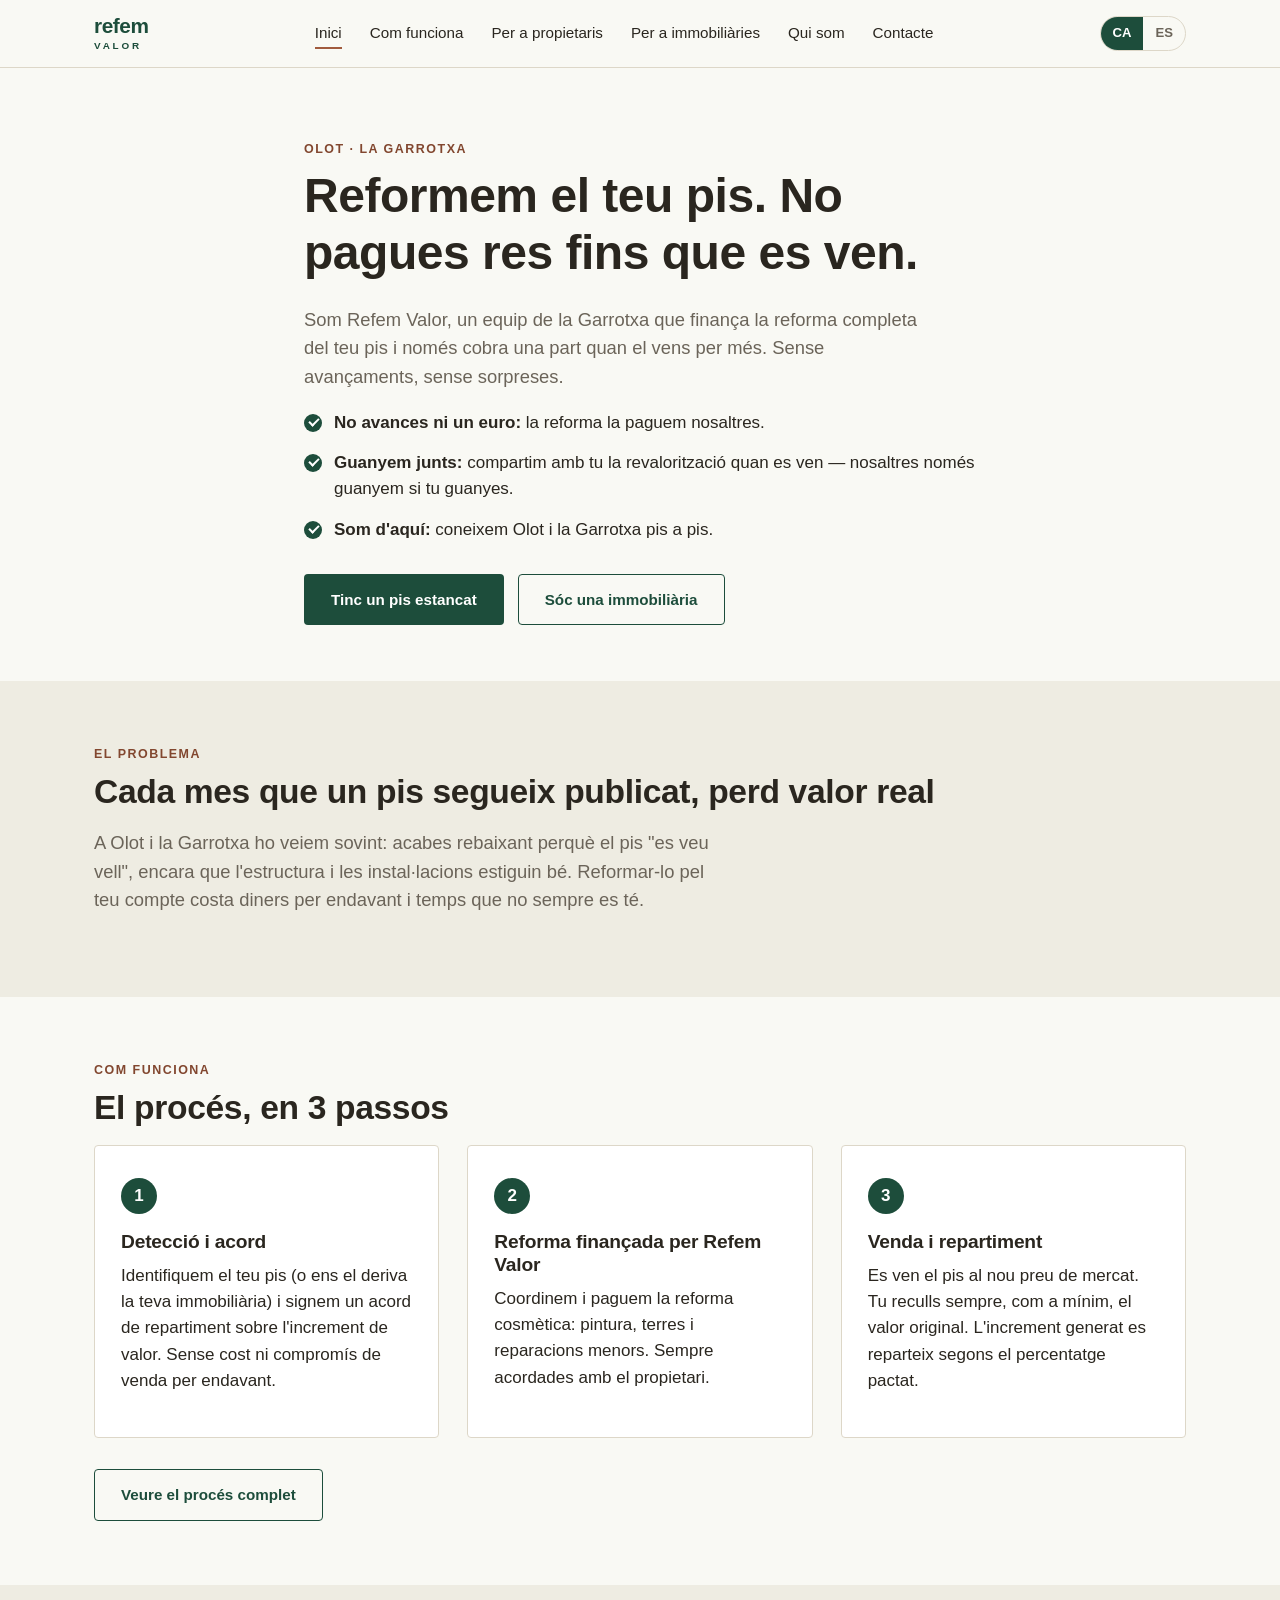
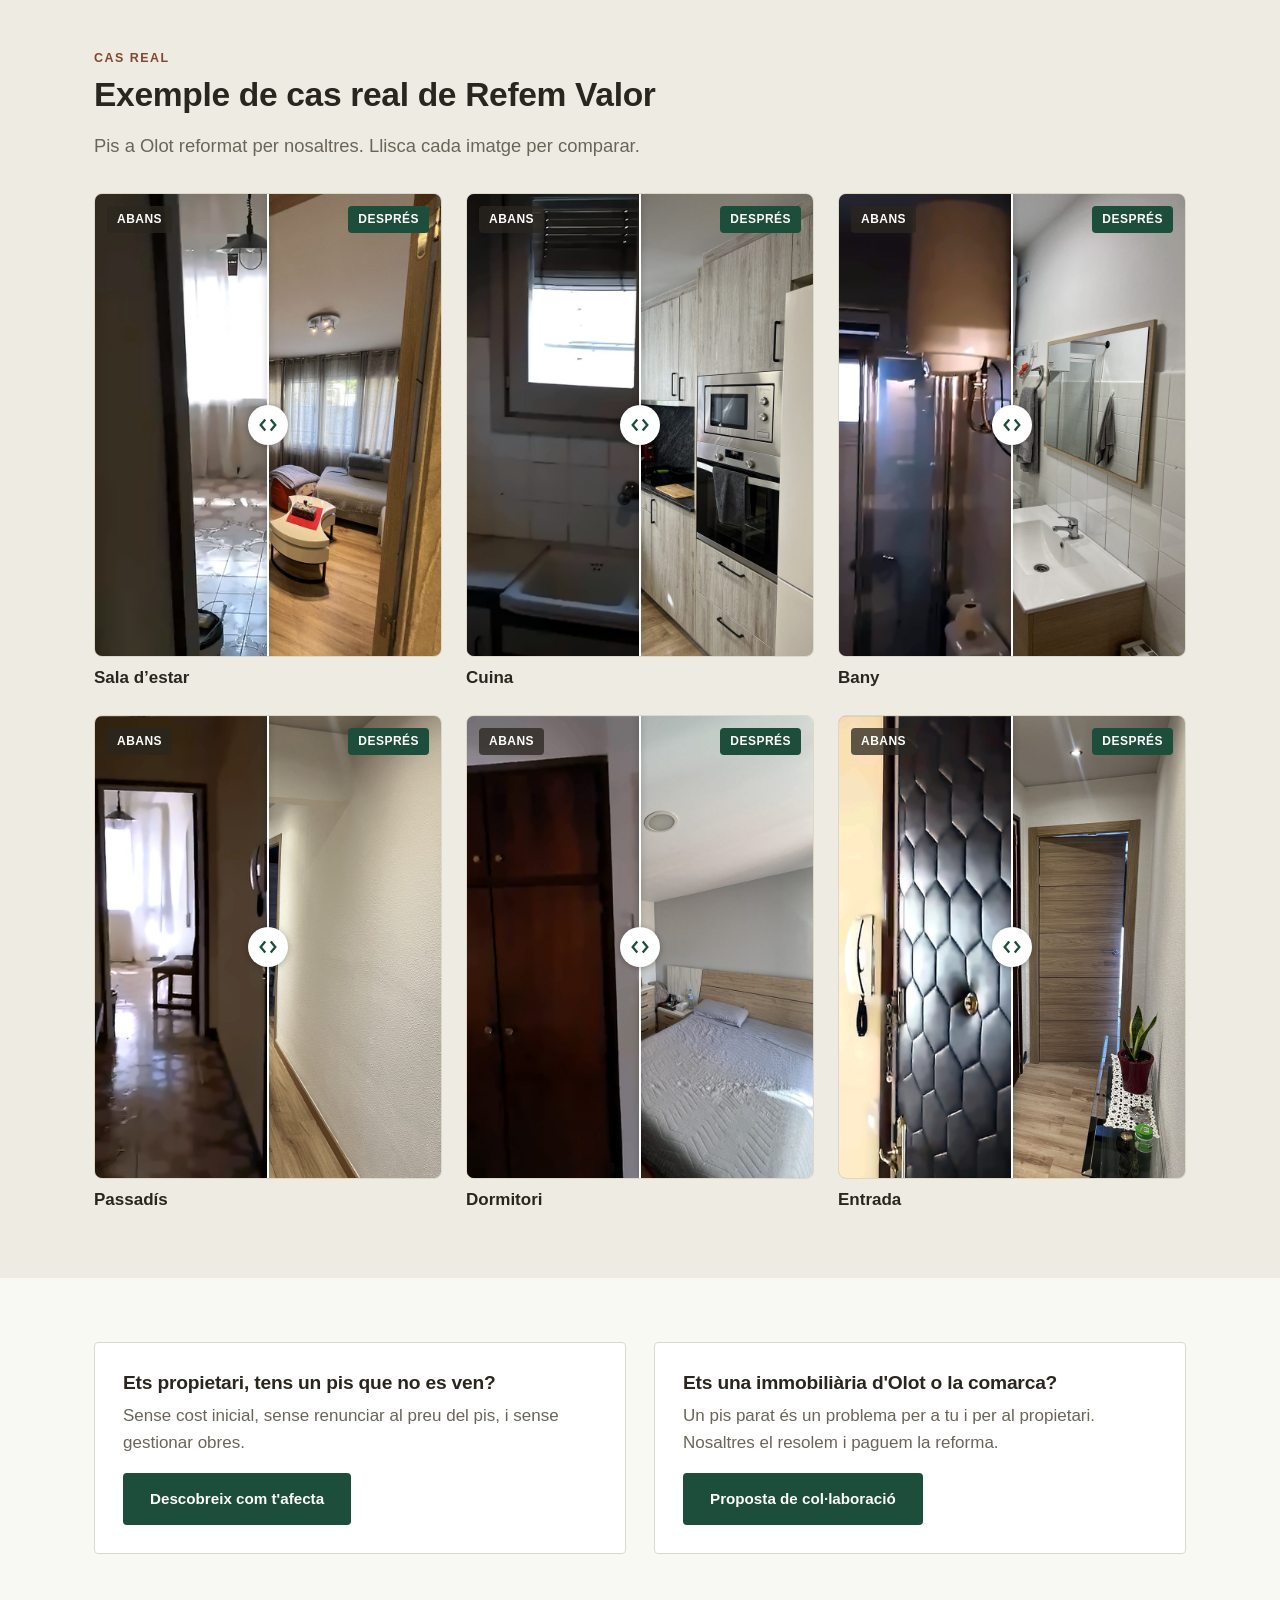
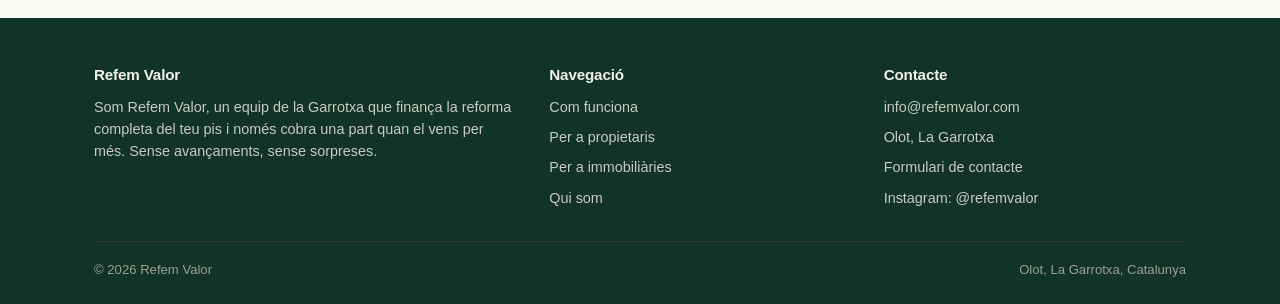
<file: index.html>
<!DOCTYPE html>
<html lang="ca">
<head>
<meta charset="UTF-8">
<meta name="viewport" content="width=device-width, initial-scale=1.0">
<title>Refem Valor — Revaloritzem el teu pis sense comprar-lo</title>
<meta name="description" content="Refem Valor finança la reforma cosmètica del teu pis a Olot i la Garrotxa. No el comprem: mantens el valor original i només repartim l'increment de valor generat.">
<link rel="canonical" href="https://refemvalor.com/">
<link rel="alternate" hreflang="ca" href="https://refemvalor.com/">
<link rel="alternate" hreflang="es" href="https://refemvalor.com/es/">
<link rel="icon" href="assets/favicon.ico" sizes="any">
<link rel="icon" href="assets/favicon.svg" type="image/svg+xml">
<link rel="icon" href="assets/favicon-32.png" sizes="32x32" type="image/png">
<link rel="apple-touch-icon" href="assets/apple-touch-icon.png">
<link rel="stylesheet" href="css/style.css">
<link rel="stylesheet" href="css/antes-despues.css">
</head>
<body>

<header class="site-header">
  <nav class="nav">
    <a href="index.html" class="logo"><span class="logo-refem">refem</span><span class="logo-valor">valor</span></a>
    <button class="nav-toggle" aria-label="Obrir menú" aria-expanded="false"></button>
    <ul class="nav-links">
      <li><a href="index.html" aria-current="page">Inici</a></li>
      <li><a href="com-funciona.html">Com funciona</a></li>
      <li><a href="per-propietaris.html">Per a propietaris</a></li>
      <li><a href="per-immobiliaries.html">Per a immobiliàries</a></li>
      <li><a href="qui-som.html">Qui som</a></li>
      <li><a href="contacte.html">Contacte</a></li>
    </ul>
    <div class="nav-right">
      <div class="lang-switch">
        <a href="index.html" aria-current="true">CA</a>
        <a href="es/index.html">ES</a>
      </div>
    </div>
  </nav>
</header>

<main>

  <section class="hero">
    <div class="container hero-solo">
      <span class="eyebrow">Olot · La Garrotxa</span>
      <h1>Reformem el teu pis. No pagues res fins que es ven.</h1>
      <p class="lede">Som Refem Valor, un equip de la Garrotxa que finança la reforma completa del teu pis i només cobra una part quan el vens per més. Sense avançaments, sense sorpreses.</p>
      <ul class="check-list">
        <li><strong>No avances ni un euro:</strong> la reforma la paguem nosaltres.</li>
        <li><strong>Guanyem junts:</strong> compartim amb tu la revalorització quan es ven — nosaltres només guanyem si tu guanyes.</li>
        <li><strong>Som d'aquí:</strong> coneixem Olot i la Garrotxa pis a pis.</li>
      </ul>
      <div class="cta-row">
        <a href="per-propietaris.html" class="btn btn-primary">Tinc un pis estancat</a>
        <a href="per-immobiliaries.html" class="btn btn-outline">Sóc una immobiliària</a>
      </div>
    </div>
  </section>

  <section class="section section-alt">
    <div class="container">
      <span class="eyebrow">El problema</span>
      <h2>Cada mes que un pis segueix publicat, perd valor real</h2>
      <p class="lede">A Olot i la Garrotxa ho veiem sovint: acabes rebaixant perquè el pis "es veu vell", encara que l'estructura i les instal·lacions estiguin bé. Reformar-lo pel teu compte costa diners per endavant i temps que no sempre es té.</p>
    </div>
  </section>

  <section class="section">
    <div class="container">
      <span class="eyebrow">Com funciona</span>
      <h2>El procés, en 3 passos</h2>
      <div class="grid grid-3">
        <div class="step-card">
          <span class="step-number">1</span>
          <h3>Detecció i acord</h3>
          <p>Identifiquem el teu pis (o ens el deriva la teva immobiliària) i signem un acord de repartiment sobre l'increment de valor. Sense cost ni compromís de venda per endavant.</p>
        </div>
        <div class="step-card">
          <span class="step-number">2</span>
          <h3>Reforma finançada per Refem Valor</h3>
          <p>Coordinem i paguem la reforma cosmètica: pintura, terres i reparacions menors. Sempre acordades amb el propietari.</p>
        </div>
        <div class="step-card">
          <span class="step-number">3</span>
          <h3>Venda i repartiment</h3>
          <p>Es ven el pis al nou preu de mercat. Tu reculls sempre, com a mínim, el valor original. L'increment generat es reparteix segons el percentatge pactat.</p>
        </div>
      </div>
      <div class="cta-row">
        <a href="com-funciona.html" class="btn btn-outline">Veure el procés complet</a>
      </div>
    </div>
  </section>

  <section class="section section-alt" id="antes-despues">
    <div class="container">
      <span class="eyebrow">Cas real</span>
      <h2>Exemple de cas real de Refem Valor</h2>
      <p class="lede">Pis a Olot reformat per nosaltres. Llisca cada imatge per comparar.</p>
      <div class="ad-grid">
        <figure class="ad-item">
          <div class="ad">
            <img src="assets/antes-despues/salon-despues.jpg" alt="Sala d’estar, després de la reforma" loading="lazy">
            <img class="ad-antes" src="assets/antes-despues/salon-antes.jpg" alt="Sala d’estar, abans de la reforma" loading="lazy">
            <span class="ad-tag ad-tag-antes">ABANS</span>
            <span class="ad-tag ad-tag-despues">DESPRÉS</span>
            <div class="ad-linea"></div>
            <input type="range" min="0" max="100" value="50" aria-label="Comparar abans i després: sala d’estar">
          </div>
          <figcaption>Sala d’estar</figcaption>
        </figure>
        <figure class="ad-item">
          <div class="ad">
            <img src="assets/antes-despues/cocina-despues.jpg" alt="Cuina, després de la reforma" loading="lazy">
            <img class="ad-antes" src="assets/antes-despues/cocina-antes.jpg" alt="Cuina, abans de la reforma" loading="lazy">
            <span class="ad-tag ad-tag-antes">ABANS</span>
            <span class="ad-tag ad-tag-despues">DESPRÉS</span>
            <div class="ad-linea"></div>
            <input type="range" min="0" max="100" value="50" aria-label="Comparar abans i després: cuina">
          </div>
          <figcaption>Cuina</figcaption>
        </figure>
        <figure class="ad-item">
          <div class="ad">
            <img src="assets/antes-despues/bano-despues.jpg" alt="Bany, després de la reforma" loading="lazy">
            <img class="ad-antes" src="assets/antes-despues/bano-antes.jpg" alt="Bany, abans de la reforma" loading="lazy">
            <span class="ad-tag ad-tag-antes">ABANS</span>
            <span class="ad-tag ad-tag-despues">DESPRÉS</span>
            <div class="ad-linea"></div>
            <input type="range" min="0" max="100" value="50" aria-label="Comparar abans i després: bany">
          </div>
          <figcaption>Bany</figcaption>
        </figure>
        <figure class="ad-item">
          <div class="ad">
            <img src="assets/antes-despues/pasillo-despues.jpg" alt="Passadís, després de la reforma" loading="lazy">
            <img class="ad-antes" src="assets/antes-despues/pasillo-antes.jpg" alt="Passadís, abans de la reforma" loading="lazy">
            <span class="ad-tag ad-tag-antes">ABANS</span>
            <span class="ad-tag ad-tag-despues">DESPRÉS</span>
            <div class="ad-linea"></div>
            <input type="range" min="0" max="100" value="50" aria-label="Comparar abans i després: passadís">
          </div>
          <figcaption>Passadís</figcaption>
        </figure>
        <figure class="ad-item">
          <div class="ad">
            <img src="assets/antes-despues/dormitorio-despues.jpg" alt="Dormitori, després de la reforma" loading="lazy">
            <img class="ad-antes" src="assets/antes-despues/dormitorio-antes.jpg" alt="Dormitori, abans de la reforma" loading="lazy">
            <span class="ad-tag ad-tag-antes">ABANS</span>
            <span class="ad-tag ad-tag-despues">DESPRÉS</span>
            <div class="ad-linea"></div>
            <input type="range" min="0" max="100" value="50" aria-label="Comparar abans i després: dormitori">
          </div>
          <figcaption>Dormitori</figcaption>
        </figure>
        <figure class="ad-item">
          <div class="ad">
            <img src="assets/antes-despues/entrada-despues.jpg" alt="Entrada, després de la reforma" loading="lazy">
            <img class="ad-antes" src="assets/antes-despues/entrada-antes.jpg" alt="Entrada, abans de la reforma" loading="lazy">
            <span class="ad-tag ad-tag-antes">ABANS</span>
            <span class="ad-tag ad-tag-despues">DESPRÉS</span>
            <div class="ad-linea"></div>
            <input type="range" min="0" max="100" value="50" aria-label="Comparar abans i després: entrada">
          </div>
          <figcaption>Entrada</figcaption>
        </figure>
      </div>
    </div>
  </section>

  <section class="section">
    <div class="container grid grid-2">
      <div class="card">
        <h3>Ets propietari, tens un pis que no es ven?</h3>
        <p class="text-muted">Sense cost inicial, sense renunciar al preu del pis, i sense gestionar obres.</p>
        <a href="per-propietaris.html" class="btn btn-primary">Descobreix com t'afecta</a>
      </div>
      <div class="card">
        <h3>Ets una immobiliària d'Olot o la comarca?</h3>
        <p class="text-muted">Un pis parat és un problema per a tu i per al propietari. Nosaltres el resolem i paguem la reforma.</p>
        <a href="per-immobiliaries.html" class="btn btn-primary">Proposta de col·laboració</a>
      </div>
    </div>
  </section>

</main>

<footer class="site-footer">
  <div class="container">
    <div class="footer-grid">
      <div>
        <h4>Refem Valor</h4>
        <p>Som Refem Valor, un equip de la Garrotxa que finança la reforma completa del teu pis i només cobra una part quan el vens per més. Sense avançaments, sense sorpreses.</p>
      </div>
      <div>
        <h4>Navegació</h4>
        <ul class="footer-links">
          <li><a href="com-funciona.html">Com funciona</a></li>
          <li><a href="per-propietaris.html">Per a propietaris</a></li>
          <li><a href="per-immobiliaries.html">Per a immobiliàries</a></li>
          <li><a href="qui-som.html">Qui som</a></li>
        </ul>
      </div>
      <div>
        <h4>Contacte</h4>
        <ul class="footer-links">
          <li><a href="mailto:info@refemvalor.com">info@refemvalor.com</a></li>
          <li>Olot, La Garrotxa</li>
          <li><a href="contacte.html">Formulari de contacte</a></li>
          <li><a href="https://instagram.com/refemvalor" target="_blank" rel="noopener">Instagram: @refemvalor</a></li>
        </ul>
      </div>
    </div>
    <div class="footer-bottom">
      <span>© <span id="year"></span> Refem Valor</span>
      <span>Olot, La Garrotxa, Catalunya</span>
    </div>
  </div>
</footer>

<script>document.getElementById("year").textContent = new Date().getFullYear();</script>
<script src="js/antes-despues.js"></script>
<script src="js/main.js"></script>
</body>
</html>
</file>
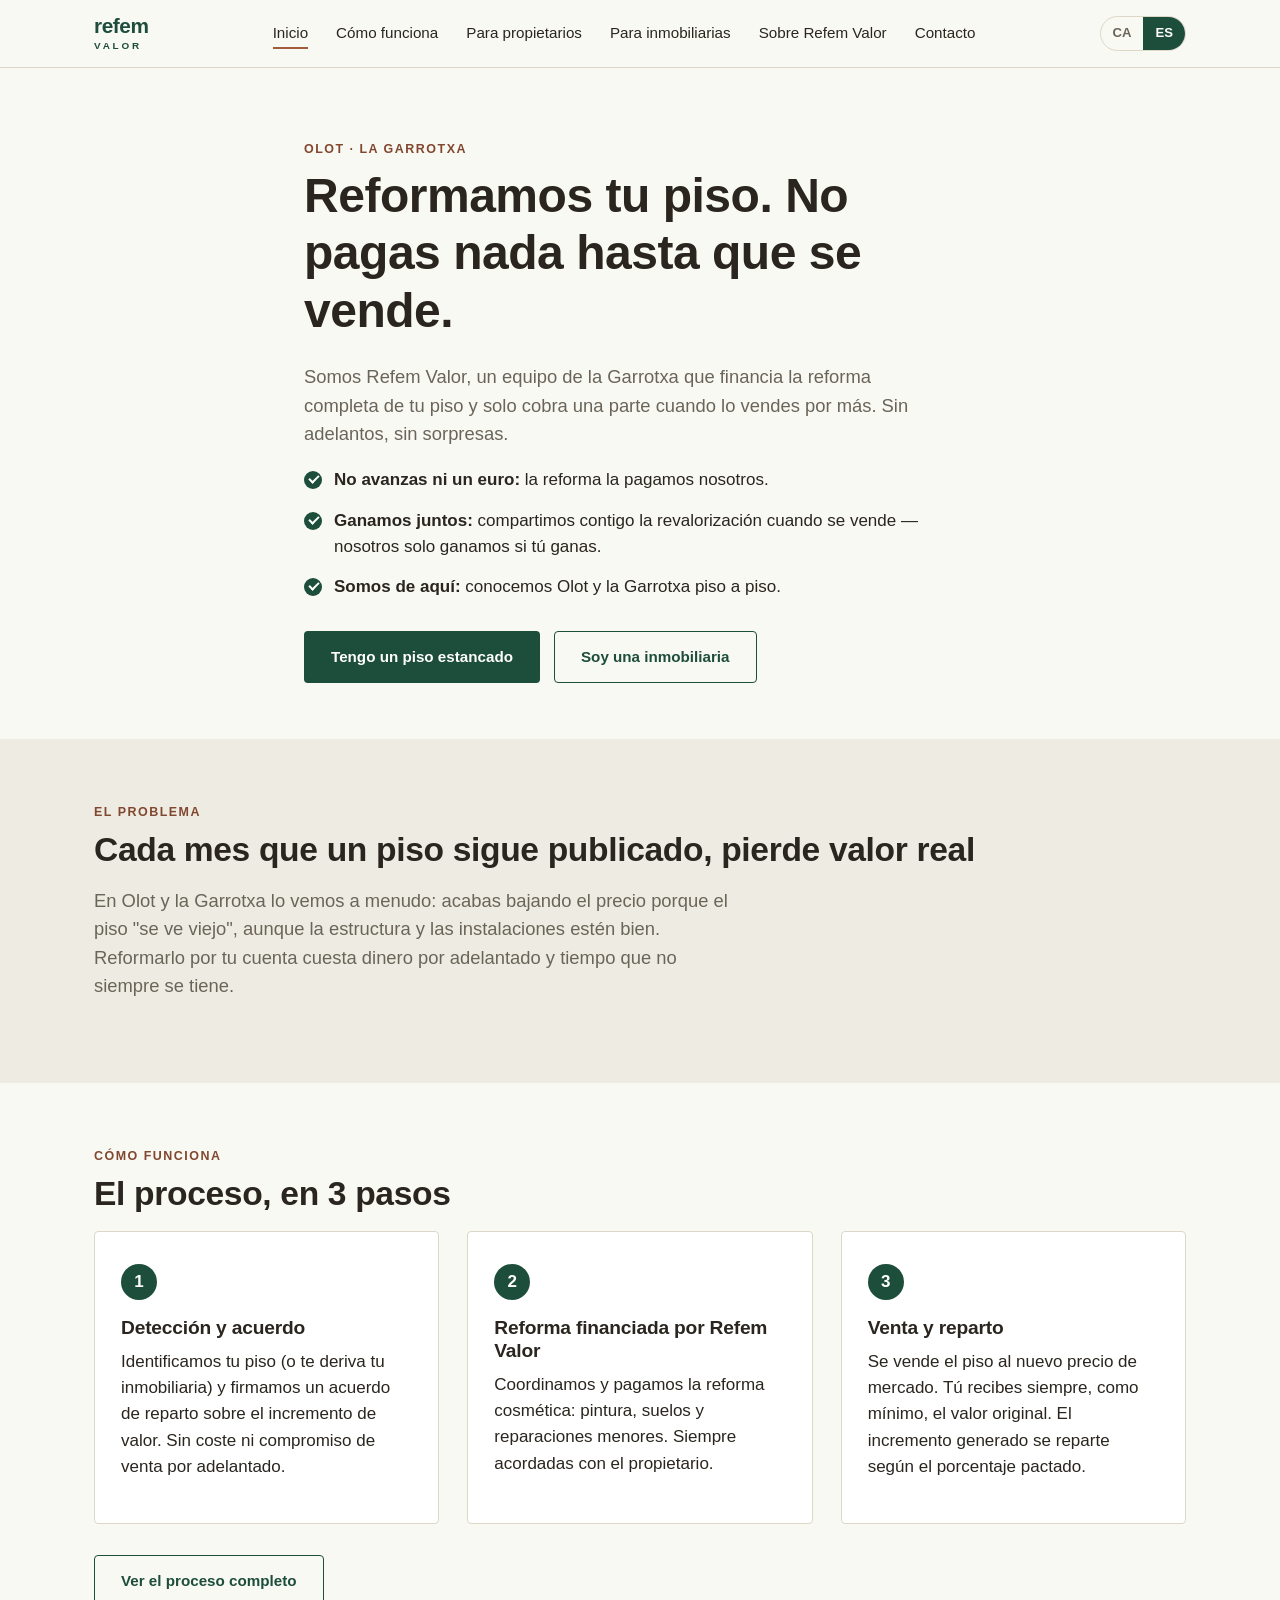
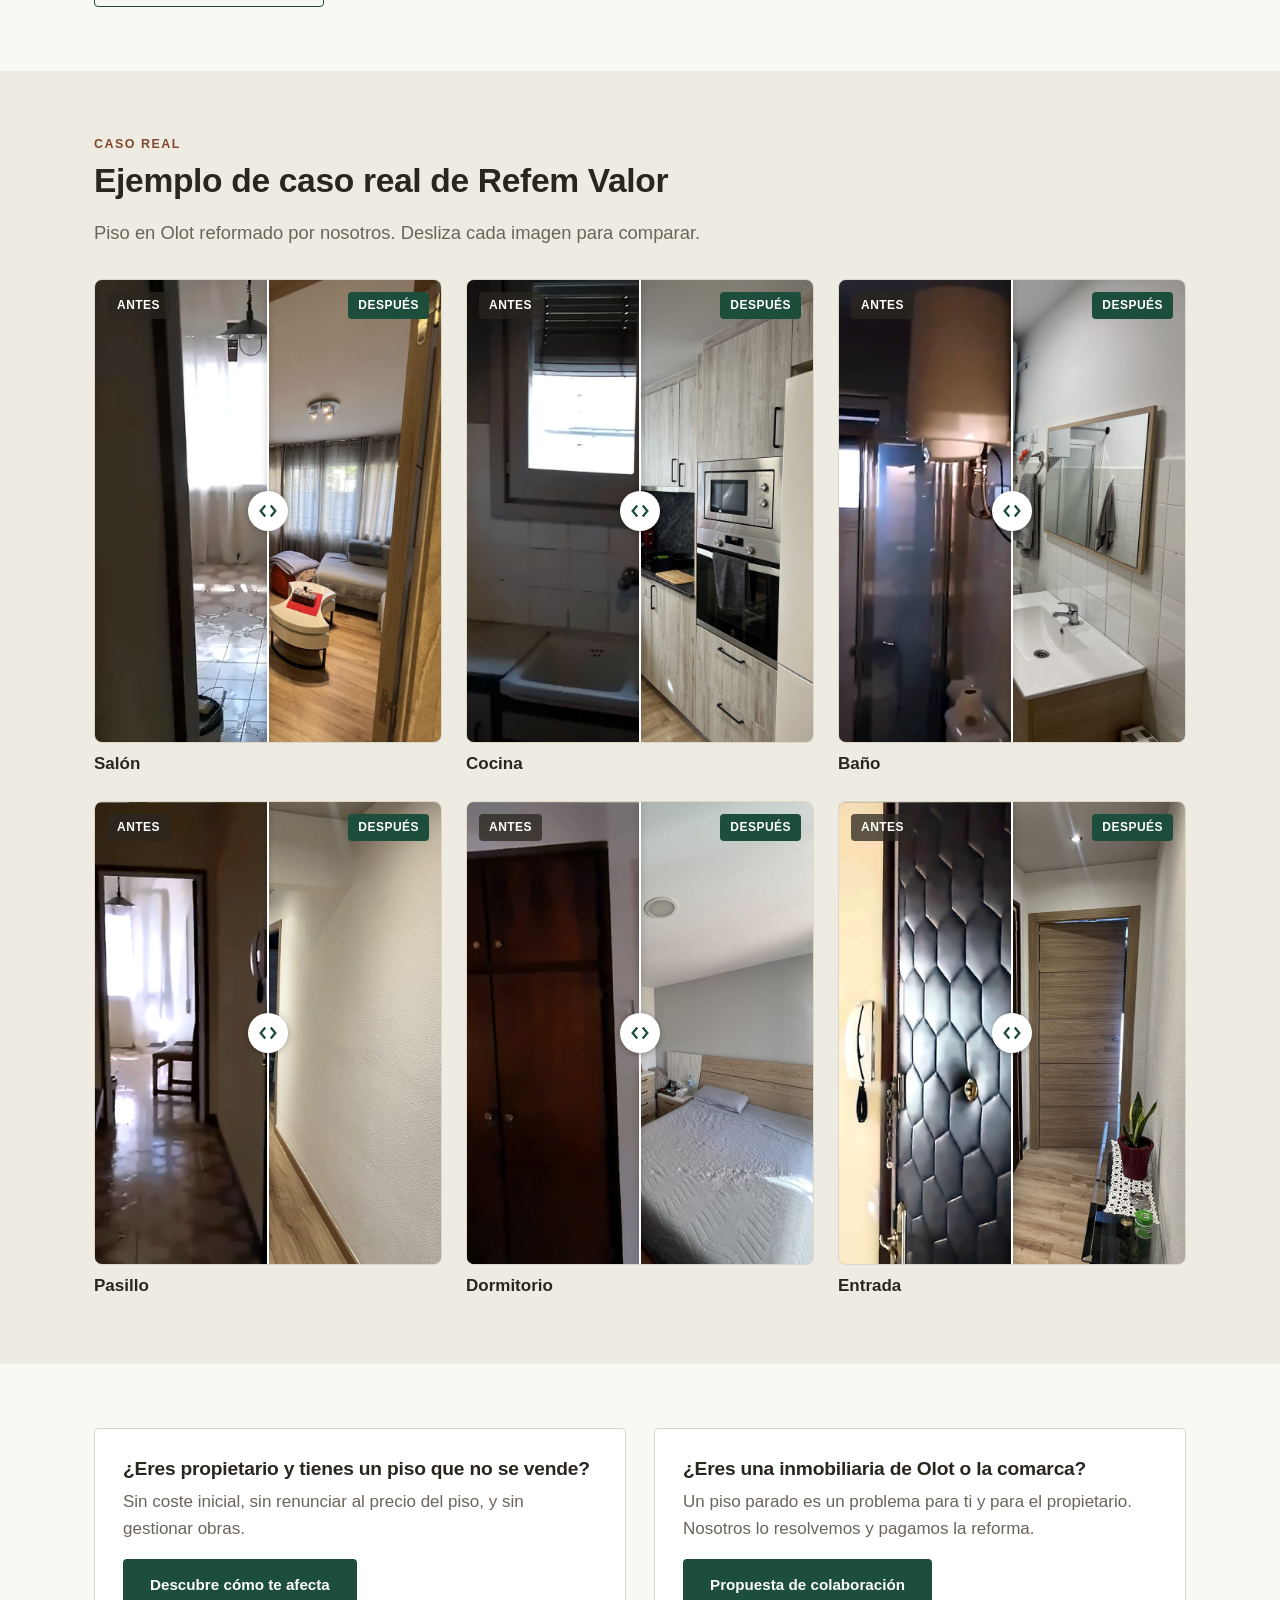
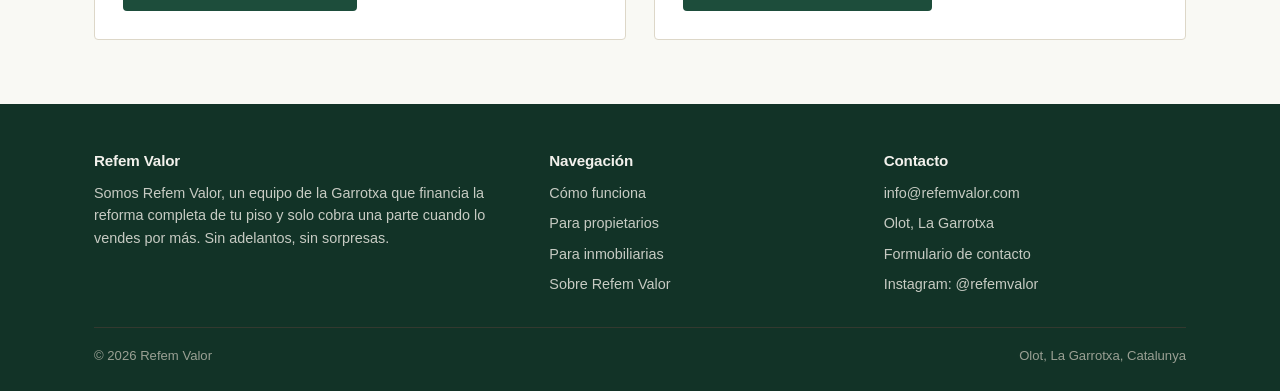
<file: es/index.html>
<!DOCTYPE html>
<html lang="es">
<head>
<meta charset="UTF-8">
<meta name="viewport" content="width=device-width, initial-scale=1.0">
<title>Refem Valor — Revalorizamos tu piso sin comprarlo</title>
<meta name="description" content="Refem Valor financia la reforma cosmética de tu piso en Olot y la Garrotxa. No lo compramos: mantienes el valor original y solo repartimos el incremento de valor generado.">
<link rel="canonical" href="https://refemvalor.com/es/">
<link rel="alternate" hreflang="ca" href="https://refemvalor.com/">
<link rel="alternate" hreflang="es" href="https://refemvalor.com/es/">
<link rel="icon" href="../assets/favicon.ico" sizes="any">
<link rel="icon" href="../assets/favicon.svg" type="image/svg+xml">
<link rel="icon" href="../assets/favicon-32.png" sizes="32x32" type="image/png">
<link rel="apple-touch-icon" href="../assets/apple-touch-icon.png">
<link rel="stylesheet" href="../css/style.css">
<link rel="stylesheet" href="../css/antes-despues.css">
</head>
<body>

<header class="site-header">
  <nav class="nav">
    <a href="index.html" class="logo"><span class="logo-refem">refem</span><span class="logo-valor">valor</span></a>
    <button class="nav-toggle" aria-label="Abrir menú" aria-expanded="false"></button>
    <ul class="nav-links">
      <li><a href="index.html" aria-current="page">Inicio</a></li>
      <li><a href="como-funciona.html">Cómo funciona</a></li>
      <li><a href="para-propietarios.html">Para propietarios</a></li>
      <li><a href="para-inmobiliarias.html">Para inmobiliarias</a></li>
      <li><a href="sobre-refem.html">Sobre Refem Valor</a></li>
      <li><a href="contacto.html">Contacto</a></li>
    </ul>
    <div class="nav-right">
      <div class="lang-switch">
        <a href="../index.html">CA</a>
        <a href="index.html" aria-current="true">ES</a>
      </div>
    </div>
  </nav>
</header>

<main>

  <section class="hero">
    <div class="container hero-solo">
      <span class="eyebrow">Olot · La Garrotxa</span>
      <h1>Reformamos tu piso. No pagas nada hasta que se vende.</h1>
      <p class="lede">Somos Refem Valor, un equipo de la Garrotxa que financia la reforma completa de tu piso y solo cobra una parte cuando lo vendes por más. Sin adelantos, sin sorpresas.</p>
      <ul class="check-list">
        <li><strong>No avanzas ni un euro:</strong> la reforma la pagamos nosotros.</li>
        <li><strong>Ganamos juntos:</strong> compartimos contigo la revalorización cuando se vende — nosotros solo ganamos si tú ganas.</li>
        <li><strong>Somos de aquí:</strong> conocemos Olot y la Garrotxa piso a piso.</li>
      </ul>
      <div class="cta-row">
        <a href="para-propietarios.html" class="btn btn-primary">Tengo un piso estancado</a>
        <a href="para-inmobiliarias.html" class="btn btn-outline">Soy una inmobiliaria</a>
      </div>
    </div>
  </section>

  <section class="section section-alt">
    <div class="container">
      <span class="eyebrow">El problema</span>
      <h2>Cada mes que un piso sigue publicado, pierde valor real</h2>
      <p class="lede">En Olot y la Garrotxa lo vemos a menudo: acabas bajando el precio porque el piso "se ve viejo", aunque la estructura y las instalaciones estén bien. Reformarlo por tu cuenta cuesta dinero por adelantado y tiempo que no siempre se tiene.</p>
    </div>
  </section>

  <section class="section">
    <div class="container">
      <span class="eyebrow">Cómo funciona</span>
      <h2>El proceso, en 3 pasos</h2>
      <div class="grid grid-3">
        <div class="step-card">
          <span class="step-number">1</span>
          <h3>Detección y acuerdo</h3>
          <p>Identificamos tu piso (o te deriva tu inmobiliaria) y firmamos un acuerdo de reparto sobre el incremento de valor. Sin coste ni compromiso de venta por adelantado.</p>
        </div>
        <div class="step-card">
          <span class="step-number">2</span>
          <h3>Reforma financiada por Refem Valor</h3>
          <p>Coordinamos y pagamos la reforma cosmética: pintura, suelos y reparaciones menores. Siempre acordadas con el propietario.</p>
        </div>
        <div class="step-card">
          <span class="step-number">3</span>
          <h3>Venta y reparto</h3>
          <p>Se vende el piso al nuevo precio de mercado. Tú recibes siempre, como mínimo, el valor original. El incremento generado se reparte según el porcentaje pactado.</p>
        </div>
      </div>
      <div class="cta-row">
        <a href="como-funciona.html" class="btn btn-outline">Ver el proceso completo</a>
      </div>
    </div>
  </section>

  <section class="section section-alt" id="antes-despues">
    <div class="container">
      <span class="eyebrow">Caso real</span>
      <h2>Ejemplo de caso real de Refem Valor</h2>
      <p class="lede">Piso en Olot reformado por nosotros. Desliza cada imagen para comparar.</p>
      <div class="ad-grid">
        <figure class="ad-item">
          <div class="ad">
            <img src="../assets/antes-despues/salon-despues.jpg" alt="Salón, después de la reforma" loading="lazy">
            <img class="ad-antes" src="../assets/antes-despues/salon-antes.jpg" alt="Salón, antes de la reforma" loading="lazy">
            <span class="ad-tag ad-tag-antes">ANTES</span>
            <span class="ad-tag ad-tag-despues">DESPUÉS</span>
            <div class="ad-linea"></div>
            <input type="range" min="0" max="100" value="50" aria-label="Comparar antes y después: salón">
          </div>
          <figcaption>Salón</figcaption>
        </figure>
        <figure class="ad-item">
          <div class="ad">
            <img src="../assets/antes-despues/cocina-despues.jpg" alt="Cocina, después de la reforma" loading="lazy">
            <img class="ad-antes" src="../assets/antes-despues/cocina-antes.jpg" alt="Cocina, antes de la reforma" loading="lazy">
            <span class="ad-tag ad-tag-antes">ANTES</span>
            <span class="ad-tag ad-tag-despues">DESPUÉS</span>
            <div class="ad-linea"></div>
            <input type="range" min="0" max="100" value="50" aria-label="Comparar antes y después: cocina">
          </div>
          <figcaption>Cocina</figcaption>
        </figure>
        <figure class="ad-item">
          <div class="ad">
            <img src="../assets/antes-despues/bano-despues.jpg" alt="Baño, después de la reforma" loading="lazy">
            <img class="ad-antes" src="../assets/antes-despues/bano-antes.jpg" alt="Baño, antes de la reforma" loading="lazy">
            <span class="ad-tag ad-tag-antes">ANTES</span>
            <span class="ad-tag ad-tag-despues">DESPUÉS</span>
            <div class="ad-linea"></div>
            <input type="range" min="0" max="100" value="50" aria-label="Comparar antes y después: baño">
          </div>
          <figcaption>Baño</figcaption>
        </figure>
        <figure class="ad-item">
          <div class="ad">
            <img src="../assets/antes-despues/pasillo-despues.jpg" alt="Pasillo, después de la reforma" loading="lazy">
            <img class="ad-antes" src="../assets/antes-despues/pasillo-antes.jpg" alt="Pasillo, antes de la reforma" loading="lazy">
            <span class="ad-tag ad-tag-antes">ANTES</span>
            <span class="ad-tag ad-tag-despues">DESPUÉS</span>
            <div class="ad-linea"></div>
            <input type="range" min="0" max="100" value="50" aria-label="Comparar antes y después: pasillo">
          </div>
          <figcaption>Pasillo</figcaption>
        </figure>
        <figure class="ad-item">
          <div class="ad">
            <img src="../assets/antes-despues/dormitorio-despues.jpg" alt="Dormitorio, después de la reforma" loading="lazy">
            <img class="ad-antes" src="../assets/antes-despues/dormitorio-antes.jpg" alt="Dormitorio, antes de la reforma" loading="lazy">
            <span class="ad-tag ad-tag-antes">ANTES</span>
            <span class="ad-tag ad-tag-despues">DESPUÉS</span>
            <div class="ad-linea"></div>
            <input type="range" min="0" max="100" value="50" aria-label="Comparar antes y después: dormitorio">
          </div>
          <figcaption>Dormitorio</figcaption>
        </figure>
        <figure class="ad-item">
          <div class="ad">
            <img src="../assets/antes-despues/entrada-despues.jpg" alt="Entrada, después de la reforma" loading="lazy">
            <img class="ad-antes" src="../assets/antes-despues/entrada-antes.jpg" alt="Entrada, antes de la reforma" loading="lazy">
            <span class="ad-tag ad-tag-antes">ANTES</span>
            <span class="ad-tag ad-tag-despues">DESPUÉS</span>
            <div class="ad-linea"></div>
            <input type="range" min="0" max="100" value="50" aria-label="Comparar antes y después: entrada">
          </div>
          <figcaption>Entrada</figcaption>
        </figure>
      </div>
    </div>
  </section>

  <section class="section">
    <div class="container grid grid-2">
      <div class="card">
        <h3>¿Eres propietario y tienes un piso que no se vende?</h3>
        <p class="text-muted">Sin coste inicial, sin renunciar al precio del piso, y sin gestionar obras.</p>
        <a href="para-propietarios.html" class="btn btn-primary">Descubre cómo te afecta</a>
      </div>
      <div class="card">
        <h3>¿Eres una inmobiliaria de Olot o la comarca?</h3>
        <p class="text-muted">Un piso parado es un problema para ti y para el propietario. Nosotros lo resolvemos y pagamos la reforma.</p>
        <a href="para-inmobiliarias.html" class="btn btn-primary">Propuesta de colaboración</a>
      </div>
    </div>
  </section>

</main>

<footer class="site-footer">
  <div class="container">
    <div class="footer-grid">
      <div>
        <h4>Refem Valor</h4>
        <p>Somos Refem Valor, un equipo de la Garrotxa que financia la reforma completa de tu piso y solo cobra una parte cuando lo vendes por más. Sin adelantos, sin sorpresas.</p>
      </div>
      <div>
        <h4>Navegación</h4>
        <ul class="footer-links">
          <li><a href="como-funciona.html">Cómo funciona</a></li>
          <li><a href="para-propietarios.html">Para propietarios</a></li>
          <li><a href="para-inmobiliarias.html">Para inmobiliarias</a></li>
          <li><a href="sobre-refem.html">Sobre Refem Valor</a></li>
        </ul>
      </div>
      <div>
        <h4>Contacto</h4>
        <ul class="footer-links">
          <li><a href="mailto:info@refemvalor.com">info@refemvalor.com</a></li>
          <li>Olot, La Garrotxa</li>
          <li><a href="contacto.html">Formulario de contacto</a></li>
          <li><a href="https://instagram.com/refemvalor" target="_blank" rel="noopener">Instagram: @refemvalor</a></li>
        </ul>
      </div>
    </div>
    <div class="footer-bottom">
      <span>© <span id="year"></span> Refem Valor</span>
      <span>Olot, La Garrotxa, Catalunya</span>
    </div>
  </div>
</footer>

<script>document.getElementById("year").textContent = new Date().getFullYear();</script>
<script src="../js/antes-despues.js"></script>
<script src="../js/main.js"></script>
</body>
</html>
</file>
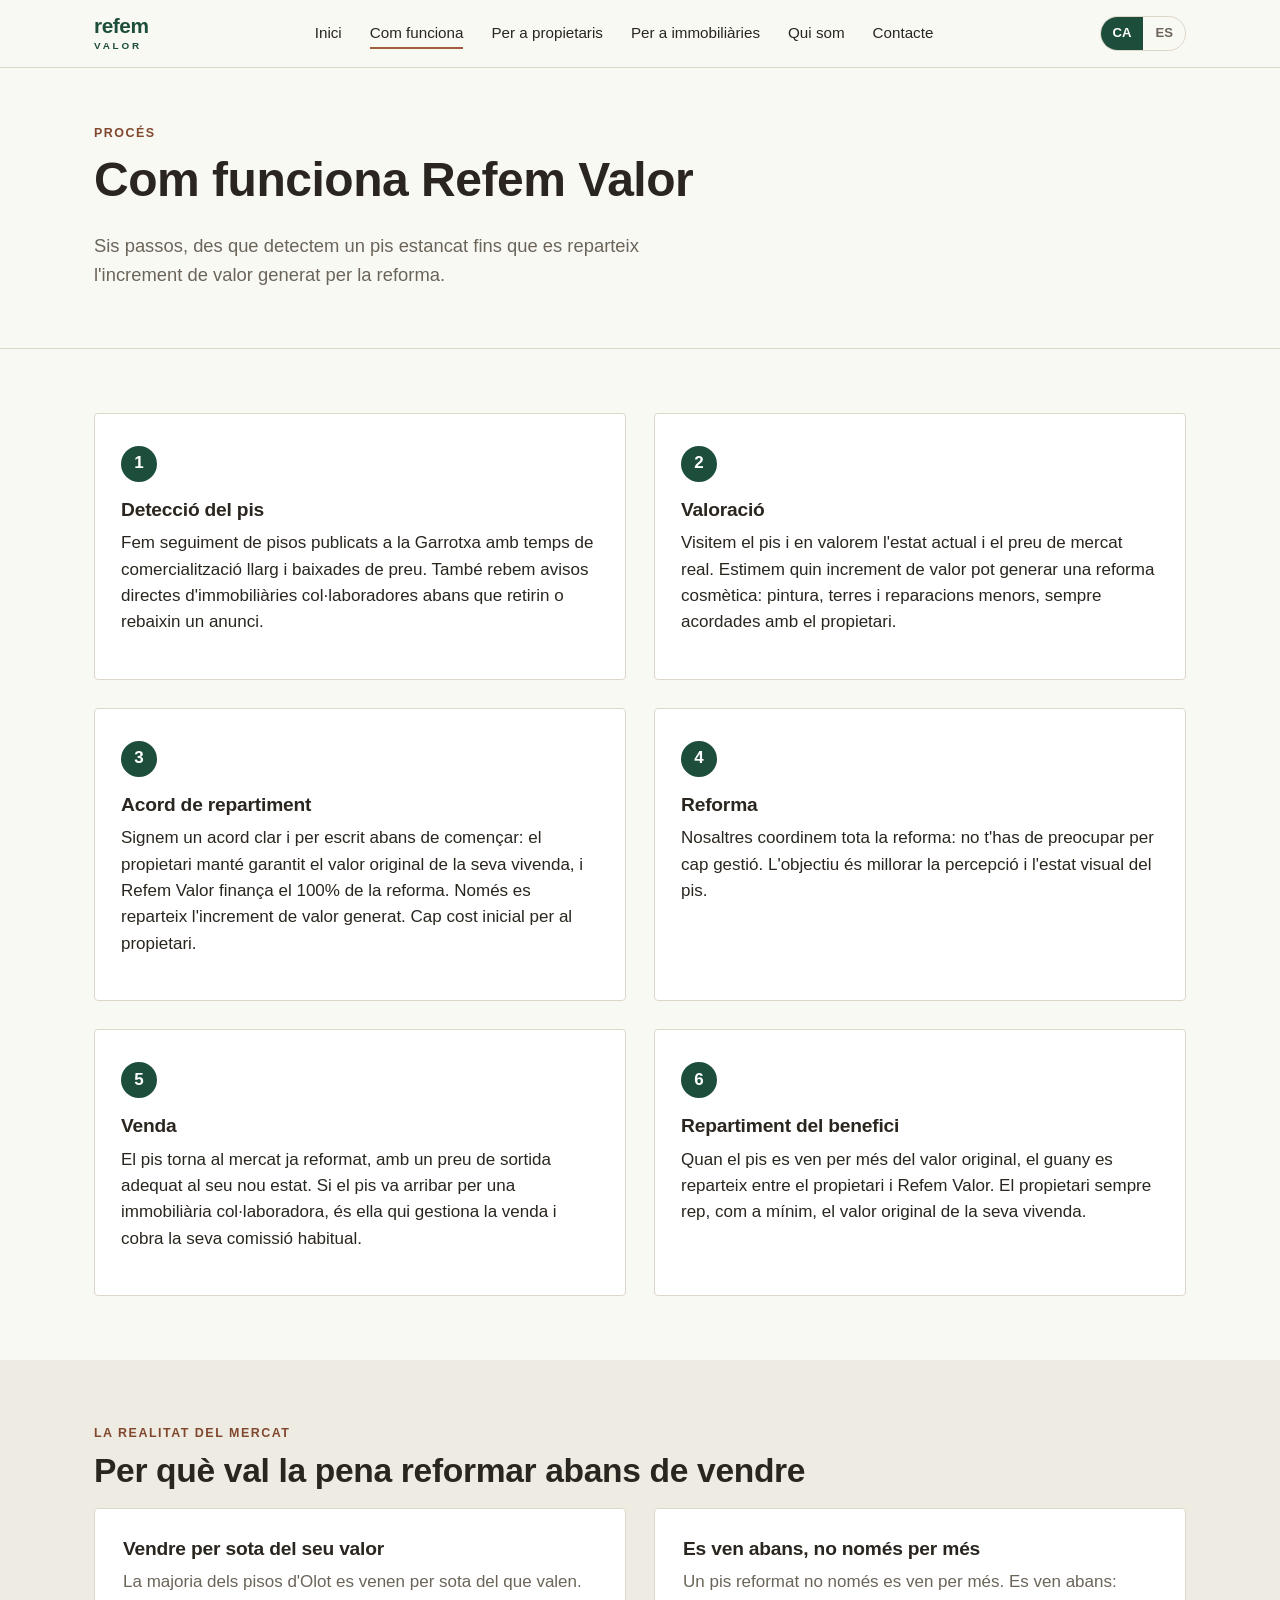
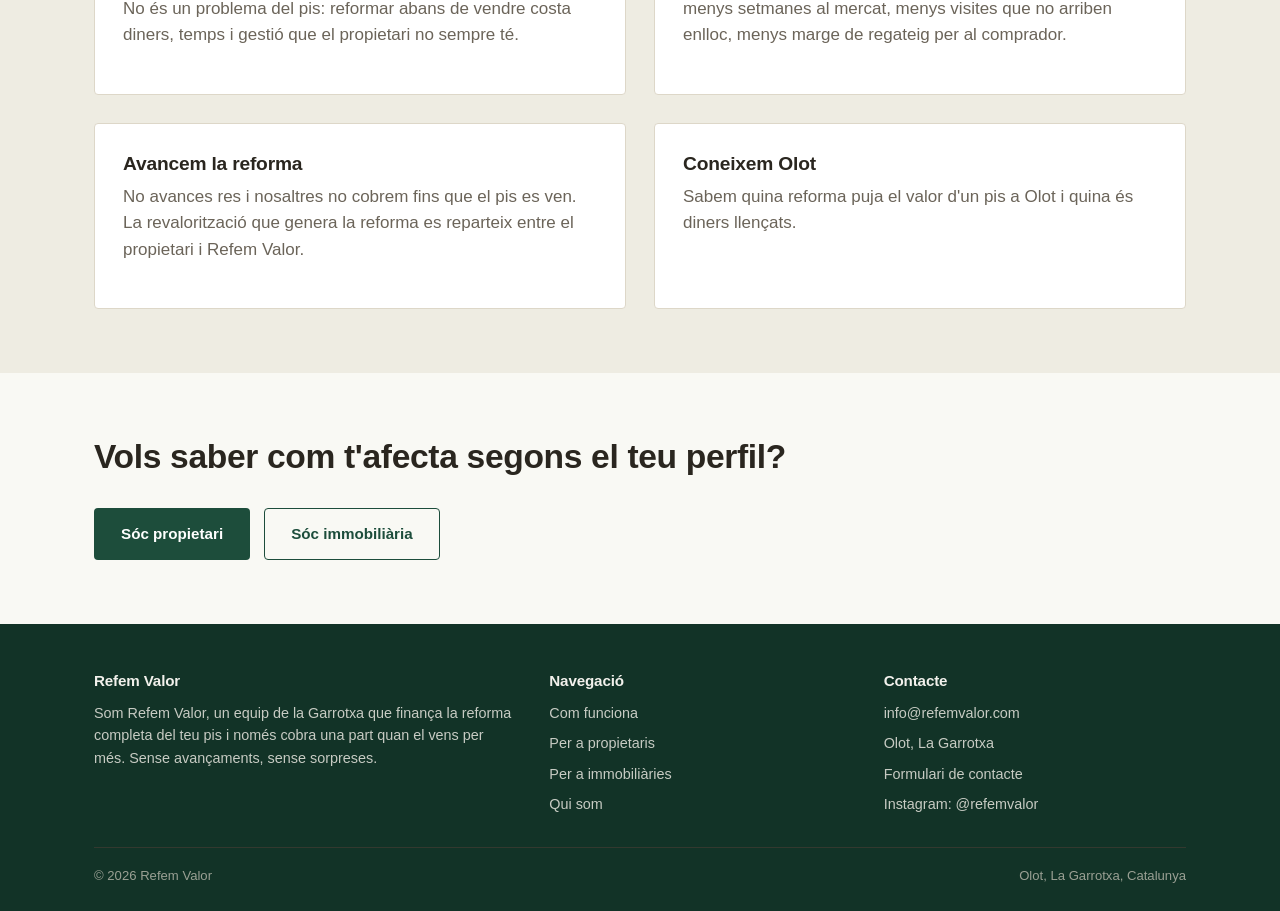
<file: com-funciona.html>
<!DOCTYPE html>
<html lang="ca">
<head>
<meta charset="UTF-8">
<meta name="viewport" content="width=device-width, initial-scale=1.0">
<title>Com funciona Refem Valor — procés pas a pas</title>
<meta name="description" content="Detecció del pis, valoració, acord, reforma, venda i repartiment del benefici: el procés complet de Refem Valor explicat pas a pas.">
<link rel="canonical" href="https://refemvalor.com/com-funciona.html">
<link rel="alternate" hreflang="ca" href="https://refemvalor.com/com-funciona.html">
<link rel="alternate" hreflang="es" href="https://refemvalor.com/es/como-funciona.html">
<link rel="icon" href="assets/favicon.ico" sizes="any">
<link rel="icon" href="assets/favicon.svg" type="image/svg+xml">
<link rel="icon" href="assets/favicon-32.png" sizes="32x32" type="image/png">
<link rel="apple-touch-icon" href="assets/apple-touch-icon.png">
<link rel="stylesheet" href="css/style.css">
</head>
<body>

<header class="site-header">
  <nav class="nav">
    <a href="index.html" class="logo"><span class="logo-refem">refem</span><span class="logo-valor">valor</span></a>
    <button class="nav-toggle" aria-label="Obrir menú" aria-expanded="false"></button>
    <ul class="nav-links">
      <li><a href="index.html">Inici</a></li>
      <li><a href="com-funciona.html" aria-current="page">Com funciona</a></li>
      <li><a href="per-propietaris.html">Per a propietaris</a></li>
      <li><a href="per-immobiliaries.html">Per a immobiliàries</a></li>
      <li><a href="qui-som.html">Qui som</a></li>
      <li><a href="contacte.html">Contacte</a></li>
    </ul>
    <div class="nav-right">
      <div class="lang-switch">
        <a href="com-funciona.html" aria-current="true">CA</a>
        <a href="es/como-funciona.html">ES</a>
      </div>
    </div>
  </nav>
</header>

<main>

  <section class="page-header">
    <div class="container">
      <span class="eyebrow">Procés</span>
      <h1>Com funciona Refem Valor</h1>
      <p class="lede">Sis passos, des que detectem un pis estancat fins que es reparteix l'increment de valor generat per la reforma.</p>
    </div>
  </section>

  <section class="section">
    <div class="container">
      <div class="grid grid-2">

        <div class="step-card">
          <span class="step-number">1</span>
          <h3>Detecció del pis</h3>
          <p>Fem seguiment de pisos publicats a la Garrotxa amb temps de comercialització llarg i baixades de preu. També rebem avisos directes d'immobiliàries col·laboradores abans que retirin o rebaixin un anunci.</p>
        </div>

        <div class="step-card">
          <span class="step-number">2</span>
          <h3>Valoració</h3>
          <p>Visitem el pis i en valorem l'estat actual i el preu de mercat real. Estimem quin increment de valor pot generar una reforma cosmètica: pintura, terres i reparacions menors, sempre acordades amb el propietari.</p>
        </div>

        <div class="step-card">
          <span class="step-number">3</span>
          <h3>Acord de repartiment</h3>
          <p>Signem un acord clar i per escrit abans de començar: el propietari manté garantit el valor original de la seva vivenda, i Refem Valor finança el 100% de la reforma. Només es reparteix l'increment de valor generat. Cap cost inicial per al propietari.</p>
        </div>

        <div class="step-card">
          <span class="step-number">4</span>
          <h3>Reforma</h3>
          <p>Nosaltres coordinem tota la reforma: no t'has de preocupar per cap gestió. L'objectiu és millorar la percepció i l'estat visual del pis.</p>
        </div>

        <div class="step-card">
          <span class="step-number">5</span>
          <h3>Venda</h3>
          <p>El pis torna al mercat ja reformat, amb un preu de sortida adequat al seu nou estat. Si el pis va arribar per una immobiliària col·laboradora, és ella qui gestiona la venda i cobra la seva comissió habitual.</p>
        </div>

        <div class="step-card">
          <span class="step-number">6</span>
          <h3>Repartiment del benefici</h3>
          <p>Quan el pis es ven per més del valor original, el guany es reparteix entre el propietari i Refem Valor. El propietari sempre rep, com a mínim, el valor original de la seva vivenda.</p>
        </div>

      </div>
    </div>
  </section>

  <section class="section section-alt">
    <div class="container">
      <span class="eyebrow">La realitat del mercat</span>
      <h2>Per què val la pena reformar abans de vendre</h2>
      <div class="grid grid-2">
        <div class="card">
          <h3>Vendre per sota del seu valor</h3>
          <p class="text-muted">La majoria dels pisos d'Olot es venen per sota del que valen. No és un problema del pis: reformar abans de vendre costa diners, temps i gestió que el propietari no sempre té.</p>
        </div>
        <div class="card">
          <h3>Es ven abans, no només per més</h3>
          <p class="text-muted">Un pis reformat no només es ven per més. Es ven abans: menys setmanes al mercat, menys visites que no arriben enlloc, menys marge de regateig per al comprador.</p>
        </div>
        <div class="card">
          <h3>Avancem la reforma</h3>
          <p class="text-muted">No avances res i nosaltres no cobrem fins que el pis es ven. La revalorització que genera la reforma es reparteix entre el propietari i Refem Valor.</p>
        </div>
        <div class="card">
          <h3>Coneixem Olot</h3>
          <p class="text-muted">Sabem quina reforma puja el valor d'un pis a Olot i quina és diners llençats.</p>
        </div>
      </div>
    </div>
  </section>

  <section class="section">
    <div class="container">
      <h2>Vols saber com t'afecta segons el teu perfil?</h2>
      <div class="cta-row">
        <a href="per-propietaris.html" class="btn btn-primary">Sóc propietari</a>
        <a href="per-immobiliaries.html" class="btn btn-outline">Sóc immobiliària</a>
      </div>
    </div>
  </section>

</main>

<footer class="site-footer">
  <div class="container">
    <div class="footer-grid">
      <div>
        <h4>Refem Valor</h4>
        <p>Som Refem Valor, un equip de la Garrotxa que finança la reforma completa del teu pis i només cobra una part quan el vens per més. Sense avançaments, sense sorpreses.</p>
      </div>
      <div>
        <h4>Navegació</h4>
        <ul class="footer-links">
          <li><a href="com-funciona.html">Com funciona</a></li>
          <li><a href="per-propietaris.html">Per a propietaris</a></li>
          <li><a href="per-immobiliaries.html">Per a immobiliàries</a></li>
          <li><a href="qui-som.html">Qui som</a></li>
        </ul>
      </div>
      <div>
        <h4>Contacte</h4>
        <ul class="footer-links">
          <li><a href="mailto:info@refemvalor.com">info@refemvalor.com</a></li>
          <li>Olot, La Garrotxa</li>
          <li><a href="contacte.html">Formulari de contacte</a></li>
          <li><a href="https://instagram.com/refemvalor" target="_blank" rel="noopener">Instagram: @refemvalor</a></li>
        </ul>
      </div>
    </div>
    <div class="footer-bottom">
      <span>© <span id="year"></span> Refem Valor</span>
      <span>Olot, La Garrotxa, Catalunya</span>
    </div>
  </div>
</footer>

<script>document.getElementById("year").textContent = new Date().getFullYear();</script>
<script src="js/main.js"></script>
</body>
</html>
</file>
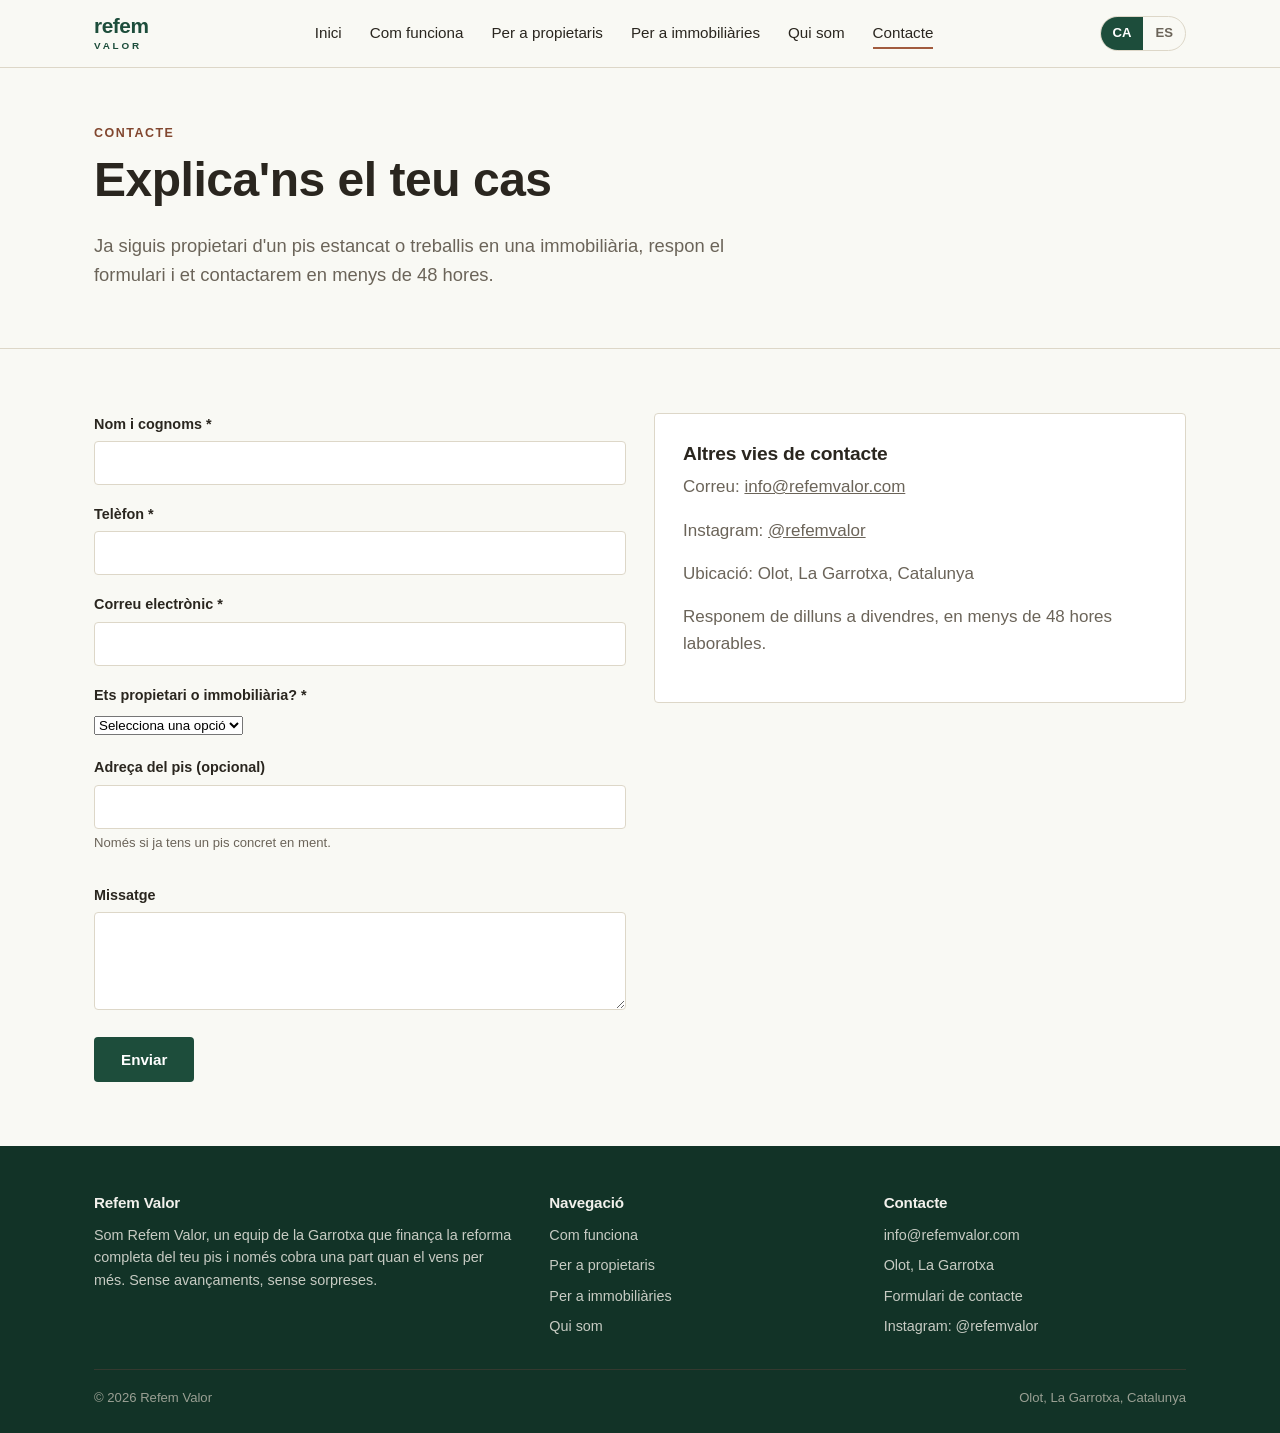
<file: contacte.html>
<!DOCTYPE html>
<html lang="ca">
<head>
<meta charset="UTF-8">
<meta name="viewport" content="width=device-width, initial-scale=1.0">
<title>Contacte — Refem Valor</title>
<meta name="description" content="Explica'ns el teu pis o el teu catàleg d'immobiliària. Refem Valor respon en menys de 48 hores.">
<link rel="canonical" href="https://refemvalor.com/contacte.html">
<link rel="alternate" hreflang="ca" href="https://refemvalor.com/contacte.html">
<link rel="alternate" hreflang="es" href="https://refemvalor.com/es/contacto.html">
<link rel="icon" href="assets/favicon.ico" sizes="any">
<link rel="icon" href="assets/favicon.svg" type="image/svg+xml">
<link rel="icon" href="assets/favicon-32.png" sizes="32x32" type="image/png">
<link rel="apple-touch-icon" href="assets/apple-touch-icon.png">
<link rel="stylesheet" href="css/style.css">
</head>
<body>

<header class="site-header">
  <nav class="nav">
    <a href="index.html" class="logo"><span class="logo-refem">refem</span><span class="logo-valor">valor</span></a>
    <button class="nav-toggle" aria-label="Obrir menú" aria-expanded="false"></button>
    <ul class="nav-links">
      <li><a href="index.html">Inici</a></li>
      <li><a href="com-funciona.html">Com funciona</a></li>
      <li><a href="per-propietaris.html">Per a propietaris</a></li>
      <li><a href="per-immobiliaries.html">Per a immobiliàries</a></li>
      <li><a href="qui-som.html">Qui som</a></li>
      <li><a href="contacte.html" aria-current="page">Contacte</a></li>
    </ul>
    <div class="nav-right">
      <div class="lang-switch">
        <a href="contacte.html" aria-current="true">CA</a>
        <a href="es/contacto.html">ES</a>
      </div>
    </div>
  </nav>
</header>

<main>

  <section class="page-header">
    <div class="container">
      <span class="eyebrow">Contacte</span>
      <h1>Explica'ns el teu cas</h1>
      <p class="lede">Ja siguis propietari d'un pis estancat o treballis en una immobiliària, respon el formulari i et contactarem en menys de 48 hores.</p>
    </div>
  </section>

  <section class="section">
    <div class="container grid grid-2">
      <div>
        <form id="contact-form"
              action="https://script.google.com/macros/s/AKfycbzt3NEYlWWOSdXvd1tVysBLkSoYVYyitdfEMNbqoRXE0Xb7ESNYqi21Rz5QhD0_dSTfng/exec"
              method="POST"
              data-msg-success="Gràcies. Hem rebut el teu missatge i et contactarem en menys de 48 hores."
              data-msg-error="No hem pogut enviar el formulari. Prova-ho de nou o escriu-nos a info@refemvalor.com."
              data-msg-config="El formulari encara no està connectat a cap destinatari. Configura l'endpoint a contacte.html (vegeu README).">
          <div class="form-grid">
            <div>
              <label for="nom">Nom i cognoms *</label>
              <input type="text" id="nom" name="nom" required autocomplete="name">
            </div>
            <div>
              <label for="telefon">Telèfon *</label>
              <input type="tel" id="telefon" name="telefon" required autocomplete="tel">
            </div>
            <div>
              <label for="email">Correu electrònic *</label>
              <input type="email" id="email" name="email" required autocomplete="email">
            </div>
            <div>
              <label for="perfil">Ets propietari o immobiliària? *</label>
              <select id="perfil" name="perfil" required>
                <option value="">Selecciona una opció</option>
                <option value="Propietari">Propietari d'un pis</option>
                <option value="Immobiliaria">Immobiliària</option>
                <option value="Altres" data-other="true">Altres</option>
              </select>
            </div>
            <div id="perfil-altres-wrap" class="is-hidden">
              <label for="perfil-altres">Amb quin perfil estem parlant? *</label>
              <input type="text" id="perfil-altres" name="perfil_altres" autocomplete="off">
            </div>
            <div>
              <label for="adreca">Adreça del pis (opcional)</label>
              <input type="text" id="adreca" name="adreca" autocomplete="street-address">
              <p class="field-hint">Només si ja tens un pis concret en ment.</p>
            </div>
            <div>
              <label for="missatge">Missatge</label>
              <textarea id="missatge" name="missatge" rows="4"></textarea>
            </div>
            <div>
              <button type="submit" class="btn btn-primary">Enviar</button>
            </div>
            <div class="form-status" role="status" aria-live="polite"></div>
          </div>
        </form>
      </div>

      <div>
        <div class="card">
          <h3>Altres vies de contacte</h3>
          <p class="text-muted">Correu: <a href="mailto:info@refemvalor.com">info@refemvalor.com</a></p>
          <p class="text-muted">Instagram: <a href="https://instagram.com/refemvalor" target="_blank" rel="noopener">@refemvalor</a></p>
          <p class="text-muted">Ubicació: Olot, La Garrotxa, Catalunya</p>
          <p class="text-muted">Responem de dilluns a divendres, en menys de 48 hores laborables.</p>
        </div>
      </div>
    </div>
  </section>

</main>

<footer class="site-footer">
  <div class="container">
    <div class="footer-grid">
      <div>
        <h4>Refem Valor</h4>
        <p>Som Refem Valor, un equip de la Garrotxa que finança la reforma completa del teu pis i només cobra una part quan el vens per més. Sense avançaments, sense sorpreses.</p>
      </div>
      <div>
        <h4>Navegació</h4>
        <ul class="footer-links">
          <li><a href="com-funciona.html">Com funciona</a></li>
          <li><a href="per-propietaris.html">Per a propietaris</a></li>
          <li><a href="per-immobiliaries.html">Per a immobiliàries</a></li>
          <li><a href="qui-som.html">Qui som</a></li>
        </ul>
      </div>
      <div>
        <h4>Contacte</h4>
        <ul class="footer-links">
          <li><a href="mailto:info@refemvalor.com">info@refemvalor.com</a></li>
          <li>Olot, La Garrotxa</li>
          <li><a href="contacte.html">Formulari de contacte</a></li>
          <li><a href="https://instagram.com/refemvalor" target="_blank" rel="noopener">Instagram: @refemvalor</a></li>
        </ul>
      </div>
    </div>
    <div class="footer-bottom">
      <span>© <span id="year"></span> Refem Valor</span>
      <span>Olot, La Garrotxa, Catalunya</span>
    </div>
  </div>
</footer>

<script>document.getElementById("year").textContent = new Date().getFullYear();</script>
<script src="js/main.js"></script>
</body>
</html>
</file>
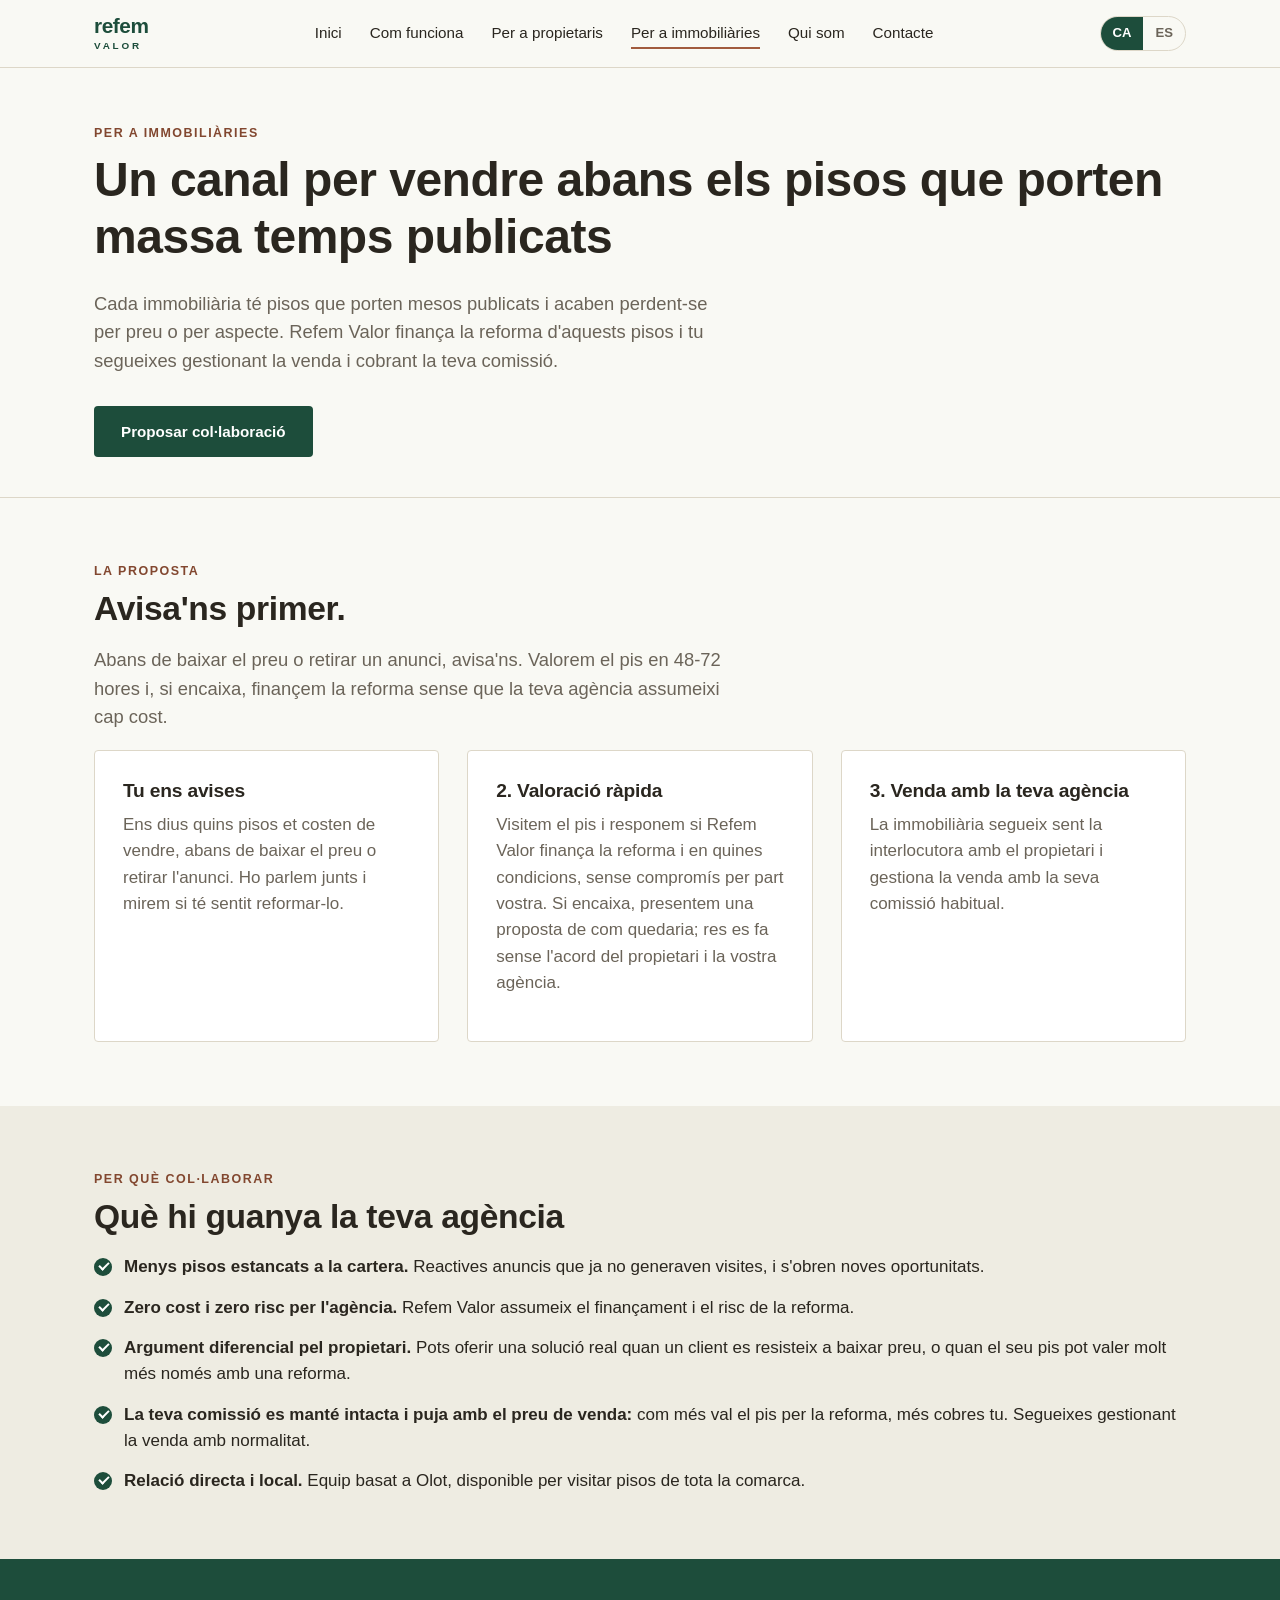
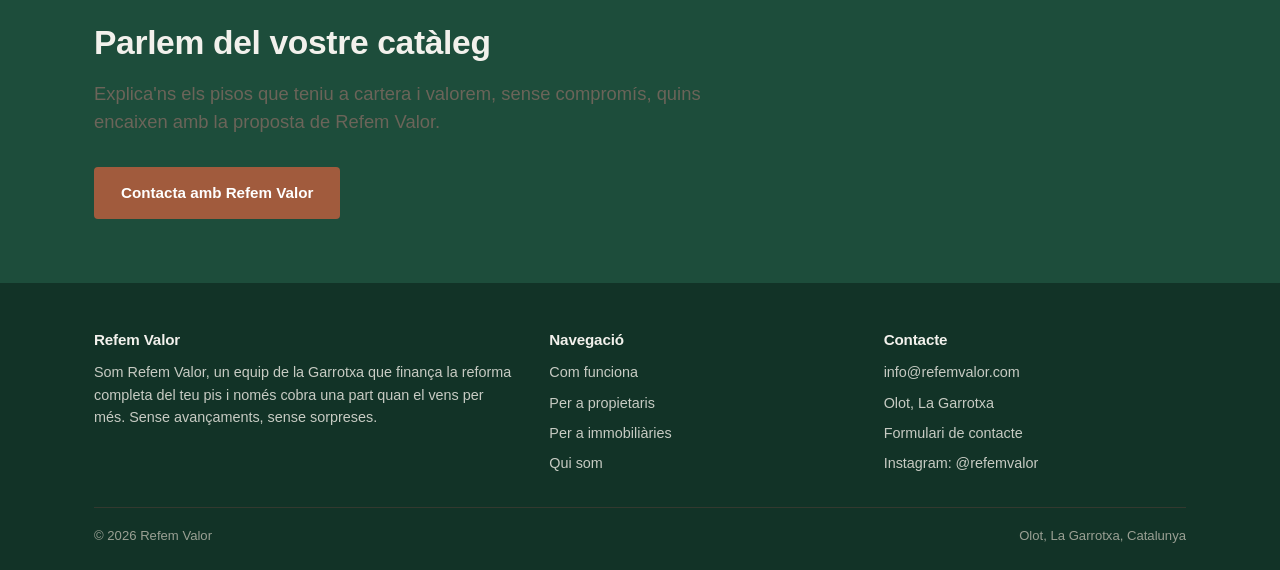
<file: per-immobiliaries.html>
<!DOCTYPE html>
<html lang="ca">
<head>
<meta charset="UTF-8">
<meta name="viewport" content="width=device-width, initial-scale=1.0">
<title>Per a immobiliàries — Pipeline preferent | Refem Valor</title>
<meta name="description" content="Refem Valor col·labora amb immobiliàries d'Olot i la Garrotxa: avisa'ns abans de baixar preu o retirar un pis i finançem la seva reforma per desencallar la venda.">
<link rel="canonical" href="https://refemvalor.com/per-immobiliaries.html">
<link rel="alternate" hreflang="ca" href="https://refemvalor.com/per-immobiliaries.html">
<link rel="alternate" hreflang="es" href="https://refemvalor.com/es/para-inmobiliarias.html">
<link rel="icon" href="assets/favicon.ico" sizes="any">
<link rel="icon" href="assets/favicon.svg" type="image/svg+xml">
<link rel="icon" href="assets/favicon-32.png" sizes="32x32" type="image/png">
<link rel="apple-touch-icon" href="assets/apple-touch-icon.png">
<link rel="stylesheet" href="css/style.css">
</head>
<body>

<header class="site-header">
  <nav class="nav">
    <a href="index.html" class="logo"><span class="logo-refem">refem</span><span class="logo-valor">valor</span></a>
    <button class="nav-toggle" aria-label="Obrir menú" aria-expanded="false"></button>
    <ul class="nav-links">
      <li><a href="index.html">Inici</a></li>
      <li><a href="com-funciona.html">Com funciona</a></li>
      <li><a href="per-propietaris.html">Per a propietaris</a></li>
      <li><a href="per-immobiliaries.html" aria-current="page">Per a immobiliàries</a></li>
      <li><a href="qui-som.html">Qui som</a></li>
      <li><a href="contacte.html">Contacte</a></li>
    </ul>
    <div class="nav-right">
      <div class="lang-switch">
        <a href="per-immobiliaries.html" aria-current="true">CA</a>
        <a href="es/para-inmobiliarias.html">ES</a>
      </div>
    </div>
  </nav>
</header>

<main>

  <section class="page-header">
    <div class="container">
      <span class="eyebrow">Per a immobiliàries</span>
      <h1>Un canal per vendre abans els pisos que porten massa temps publicats</h1>
      <p class="lede">Cada immobiliària té pisos que porten mesos publicats i acaben perdent-se per preu o per aspecte. Refem Valor finança la reforma d'aquests pisos i tu segueixes gestionant la venda i cobrant la teva comissió.</p>
      <div class="cta-row">
        <a href="contacte.html" class="btn btn-primary">Proposar col·laboració</a>
      </div>
    </div>
  </section>

  <section class="section">
    <div class="container">
      <span class="eyebrow">La proposta</span>
      <h2>Avisa'ns primer.</h2>
      <p class="lede">Abans de baixar el preu o retirar un anunci, avisa'ns. Valorem el pis en 48-72 hores i, si encaixa, finançem la reforma sense que la teva agència assumeixi cap cost.</p>
      <div class="grid grid-3">
        <div class="card">
          <h3>Tu ens avises</h3>
          <p class="text-muted">Ens dius quins pisos et costen de vendre, abans de baixar el preu o retirar l'anunci. Ho parlem junts i mirem si té sentit reformar-lo.</p>
        </div>
        <div class="card">
          <h3>2. Valoració ràpida</h3>
          <p class="text-muted">Visitem el pis i responem si Refem Valor finança la reforma i en quines condicions, sense compromís per part vostra. Si encaixa, presentem una proposta de com quedaria; res es fa sense l'acord del propietari i la vostra agència.</p>
        </div>
        <div class="card">
          <h3>3. Venda amb la teva agència</h3>
          <p class="text-muted">La immobiliària segueix sent la interlocutora amb el propietari i gestiona la venda amb la seva comissió habitual.</p>
        </div>
      </div>
    </div>
  </section>

  <section class="section section-alt">
    <div class="container">
      <span class="eyebrow">Per què col·laborar</span>
      <h2>Què hi guanya la teva agència</h2>
      <ul class="check-list">
        <li><strong>Menys pisos estancats a la cartera.</strong> Reactives anuncis que ja no generaven visites, i s'obren noves oportunitats.</li>
        <li><strong>Zero cost i zero risc per l'agència.</strong> Refem Valor assumeix el finançament i el risc de la reforma.</li>
        <li><strong>Argument diferencial pel propietari.</strong> Pots oferir una solució real quan un client es resisteix a baixar preu, o quan el seu pis pot valer molt més només amb una reforma.</li>
        <li><strong>La teva comissió es manté intacta i puja amb el preu de venda:</strong> com més val el pis per la reforma, més cobres tu. Segueixes gestionant la venda amb normalitat.</li>
        <li><strong>Relació directa i local.</strong> Equip basat a Olot, disponible per visitar pisos de tota la comarca.</li>
      </ul>
    </div>
  </section>

  <section class="section section-dark">
    <div class="container">
      <h2>Parlem del vostre catàleg</h2>
      <p class="lede">Explica'ns els pisos que teniu a cartera i valorem, sense compromís, quins encaixen amb la proposta de Refem Valor.</p>
      <div class="cta-row">
        <a href="contacte.html" class="btn btn-accent">Contacta amb Refem Valor</a>
      </div>
    </div>
  </section>

</main>

<footer class="site-footer">
  <div class="container">
    <div class="footer-grid">
      <div>
        <h4>Refem Valor</h4>
        <p>Som Refem Valor, un equip de la Garrotxa que finança la reforma completa del teu pis i només cobra una part quan el vens per més. Sense avançaments, sense sorpreses.</p>
      </div>
      <div>
        <h4>Navegació</h4>
        <ul class="footer-links">
          <li><a href="com-funciona.html">Com funciona</a></li>
          <li><a href="per-propietaris.html">Per a propietaris</a></li>
          <li><a href="per-immobiliaries.html">Per a immobiliàries</a></li>
          <li><a href="qui-som.html">Qui som</a></li>
        </ul>
      </div>
      <div>
        <h4>Contacte</h4>
        <ul class="footer-links">
          <li><a href="mailto:info@refemvalor.com">info@refemvalor.com</a></li>
          <li>Olot, La Garrotxa</li>
          <li><a href="contacte.html">Formulari de contacte</a></li>
          <li><a href="https://instagram.com/refemvalor" target="_blank" rel="noopener">Instagram: @refemvalor</a></li>
        </ul>
      </div>
    </div>
    <div class="footer-bottom">
      <span>© <span id="year"></span> Refem Valor</span>
      <span>Olot, La Garrotxa, Catalunya</span>
    </div>
  </div>
</footer>

<script>document.getElementById("year").textContent = new Date().getFullYear();</script>
<script src="js/main.js"></script>
</body>
</html>
</file>
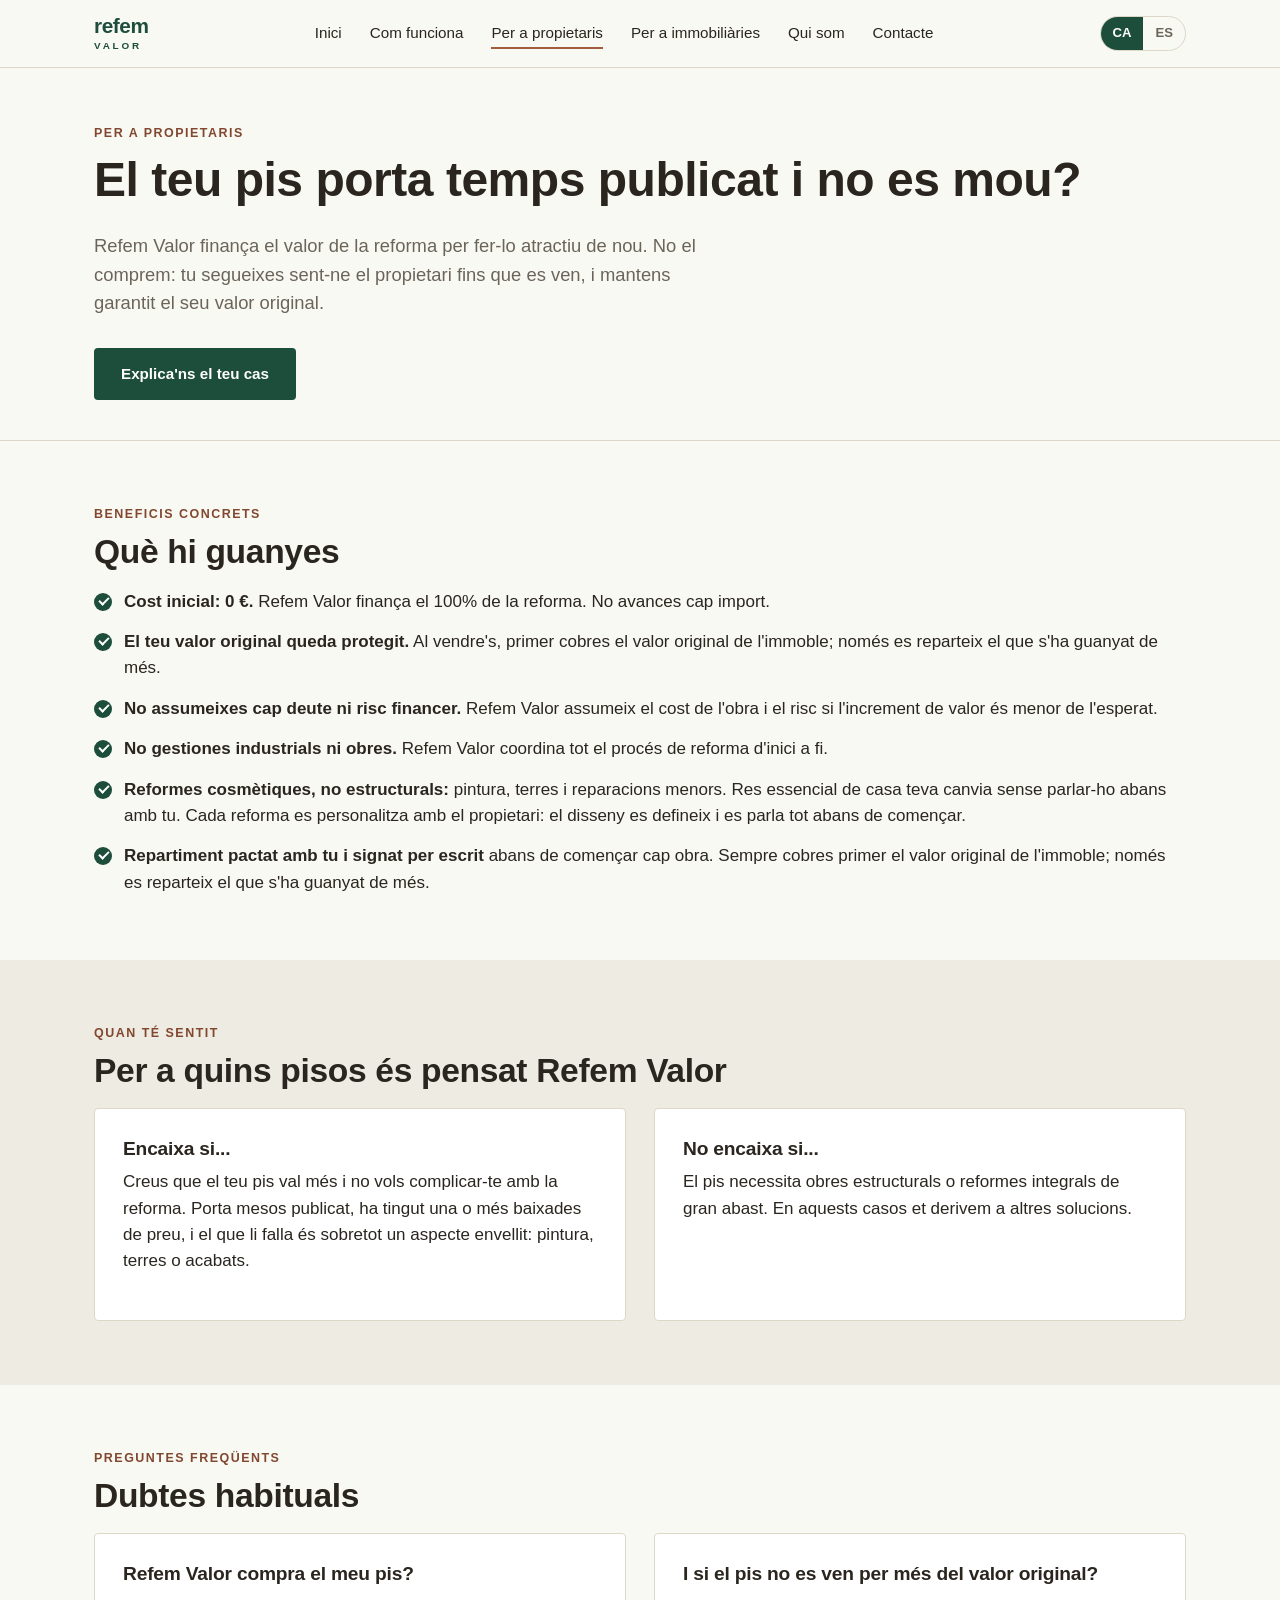
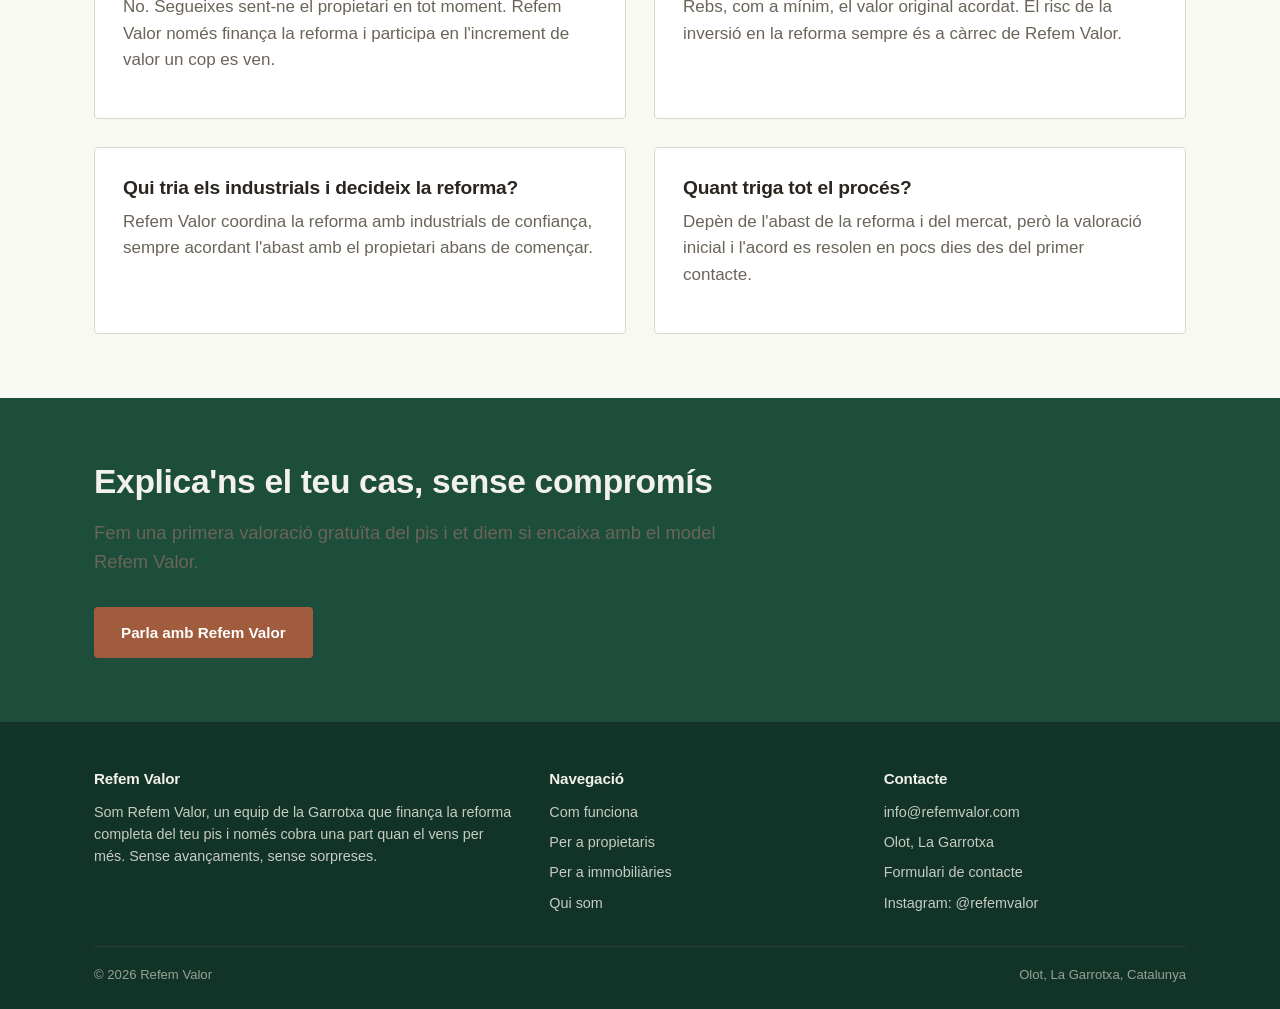
<file: per-propietaris.html>
<!DOCTYPE html>
<html lang="ca">
<head>
<meta charset="UTF-8">
<meta name="viewport" content="width=device-width, initial-scale=1.0">
<title>Per a propietaris — Reforma el teu pis sense cost inicial | Refem Valor</title>
<meta name="description" content="Si el teu pis porta temps publicat i no es ven, Refem Valor finança la reforma sense cost inicial. Mantens el valor original de la teva vivenda.">
<link rel="canonical" href="https://refemvalor.com/per-propietaris.html">
<link rel="alternate" hreflang="ca" href="https://refemvalor.com/per-propietaris.html">
<link rel="alternate" hreflang="es" href="https://refemvalor.com/es/para-propietarios.html">
<link rel="icon" href="assets/favicon.ico" sizes="any">
<link rel="icon" href="assets/favicon.svg" type="image/svg+xml">
<link rel="icon" href="assets/favicon-32.png" sizes="32x32" type="image/png">
<link rel="apple-touch-icon" href="assets/apple-touch-icon.png">
<link rel="stylesheet" href="css/style.css">
</head>
<body>

<header class="site-header">
  <nav class="nav">
    <a href="index.html" class="logo"><span class="logo-refem">refem</span><span class="logo-valor">valor</span></a>
    <button class="nav-toggle" aria-label="Obrir menú" aria-expanded="false"></button>
    <ul class="nav-links">
      <li><a href="index.html">Inici</a></li>
      <li><a href="com-funciona.html">Com funciona</a></li>
      <li><a href="per-propietaris.html" aria-current="page">Per a propietaris</a></li>
      <li><a href="per-immobiliaries.html">Per a immobiliàries</a></li>
      <li><a href="qui-som.html">Qui som</a></li>
      <li><a href="contacte.html">Contacte</a></li>
    </ul>
    <div class="nav-right">
      <div class="lang-switch">
        <a href="per-propietaris.html" aria-current="true">CA</a>
        <a href="es/para-propietarios.html">ES</a>
      </div>
    </div>
  </nav>
</header>

<main>

  <section class="page-header">
    <div class="container">
      <span class="eyebrow">Per a propietaris</span>
      <h1>El teu pis porta temps publicat i no es mou?</h1>
      <p class="lede">Refem Valor finança el valor de la reforma per fer-lo atractiu de nou. No el comprem: tu segueixes sent-ne el propietari fins que es ven, i mantens garantit el seu valor original.</p>
      <div class="cta-row">
        <a href="contacte.html" class="btn btn-primary">Explica'ns el teu cas</a>
      </div>
    </div>
  </section>

  <section class="section">
    <div class="container">
      <span class="eyebrow">Beneficis concrets</span>
      <h2>Què hi guanyes</h2>
      <ul class="check-list">
        <li><strong>Cost inicial: 0 €.</strong> Refem Valor finança el 100% de la reforma. No avances cap import.</li>
        <li><strong>El teu valor original queda protegit.</strong> Al vendre's, primer cobres el valor original de l'immoble; només es reparteix el que s'ha guanyat de més.</li>
        <li><strong>No assumeixes cap deute ni risc financer.</strong> Refem Valor assumeix el cost de l'obra i el risc si l'increment de valor és menor de l'esperat.</li>
        <li><strong>No gestiones industrials ni obres.</strong> Refem Valor coordina tot el procés de reforma d'inici a fi.</li>
        <li><strong>Reformes cosmètiques, no estructurals:</strong> pintura, terres i reparacions menors. Res essencial de casa teva canvia sense parlar-ho abans amb tu. Cada reforma es personalitza amb el propietari: el disseny es defineix i es parla tot abans de començar.</li>
        <li><strong>Repartiment pactat amb tu i signat per escrit</strong> abans de començar cap obra. Sempre cobres primer el valor original de l'immoble; només es reparteix el que s'ha guanyat de més.</li>
      </ul>
    </div>
  </section>

  <section class="section section-alt">
    <div class="container">
      <span class="eyebrow">Quan té sentit</span>
      <h2>Per a quins pisos és pensat Refem Valor</h2>
      <div class="grid grid-2">
        <div class="card">
          <h3>Encaixa si...</h3>
          <p>Creus que el teu pis val més i no vols complicar-te amb la reforma. Porta mesos publicat, ha tingut una o més baixades de preu, i el que li falla és sobretot un aspecte envellit: pintura, terres o acabats.</p>
        </div>
        <div class="card">
          <h3>No encaixa si...</h3>
          <p>El pis necessita obres estructurals o reformes integrals de gran abast. En aquests casos et derivem a altres solucions.</p>
        </div>
      </div>
    </div>
  </section>

  <section class="section">
    <div class="container">
      <span class="eyebrow">Preguntes freqüents</span>
      <h2>Dubtes habituals</h2>
      <div class="grid grid-2">
        <div class="card">
          <h3>Refem Valor compra el meu pis?</h3>
          <p class="text-muted">No. Segueixes sent-ne el propietari en tot moment. Refem Valor només finança la reforma i participa en l'increment de valor un cop es ven.</p>
        </div>
        <div class="card">
          <h3>I si el pis no es ven per més del valor original?</h3>
          <p class="text-muted">Rebs, com a mínim, el valor original acordat. El risc de la inversió en la reforma sempre és a càrrec de Refem Valor.</p>
        </div>
        <div class="card">
          <h3>Qui tria els industrials i decideix la reforma?</h3>
          <p class="text-muted">Refem Valor coordina la reforma amb industrials de confiança, sempre acordant l'abast amb el propietari abans de començar.</p>
        </div>
        <div class="card">
          <h3>Quant triga tot el procés?</h3>
          <p class="text-muted">Depèn de l'abast de la reforma i del mercat, però la valoració inicial i l'acord es resolen en pocs dies des del primer contacte.</p>
        </div>
      </div>
    </div>
  </section>

  <section class="section section-dark">
    <div class="container">
      <h2>Explica'ns el teu cas, sense compromís</h2>
      <p class="lede">Fem una primera valoració gratuïta del pis i et diem si encaixa amb el model Refem Valor.</p>
      <div class="cta-row">
        <a href="contacte.html" class="btn btn-accent">Parla amb Refem Valor</a>
      </div>
    </div>
  </section>

</main>

<footer class="site-footer">
  <div class="container">
    <div class="footer-grid">
      <div>
        <h4>Refem Valor</h4>
        <p>Som Refem Valor, un equip de la Garrotxa que finança la reforma completa del teu pis i només cobra una part quan el vens per més. Sense avançaments, sense sorpreses.</p>
      </div>
      <div>
        <h4>Navegació</h4>
        <ul class="footer-links">
          <li><a href="com-funciona.html">Com funciona</a></li>
          <li><a href="per-propietaris.html">Per a propietaris</a></li>
          <li><a href="per-immobiliaries.html">Per a immobiliàries</a></li>
          <li><a href="qui-som.html">Qui som</a></li>
        </ul>
      </div>
      <div>
        <h4>Contacte</h4>
        <ul class="footer-links">
          <li><a href="mailto:info@refemvalor.com">info@refemvalor.com</a></li>
          <li>Olot, La Garrotxa</li>
          <li><a href="contacte.html">Formulari de contacte</a></li>
          <li><a href="https://instagram.com/refemvalor" target="_blank" rel="noopener">Instagram: @refemvalor</a></li>
        </ul>
      </div>
    </div>
    <div class="footer-bottom">
      <span>© <span id="year"></span> Refem Valor</span>
      <span>Olot, La Garrotxa, Catalunya</span>
    </div>
  </div>
</footer>

<script>document.getElementById("year").textContent = new Date().getFullYear();</script>
<script src="js/main.js"></script>
</body>
</html>
</file>
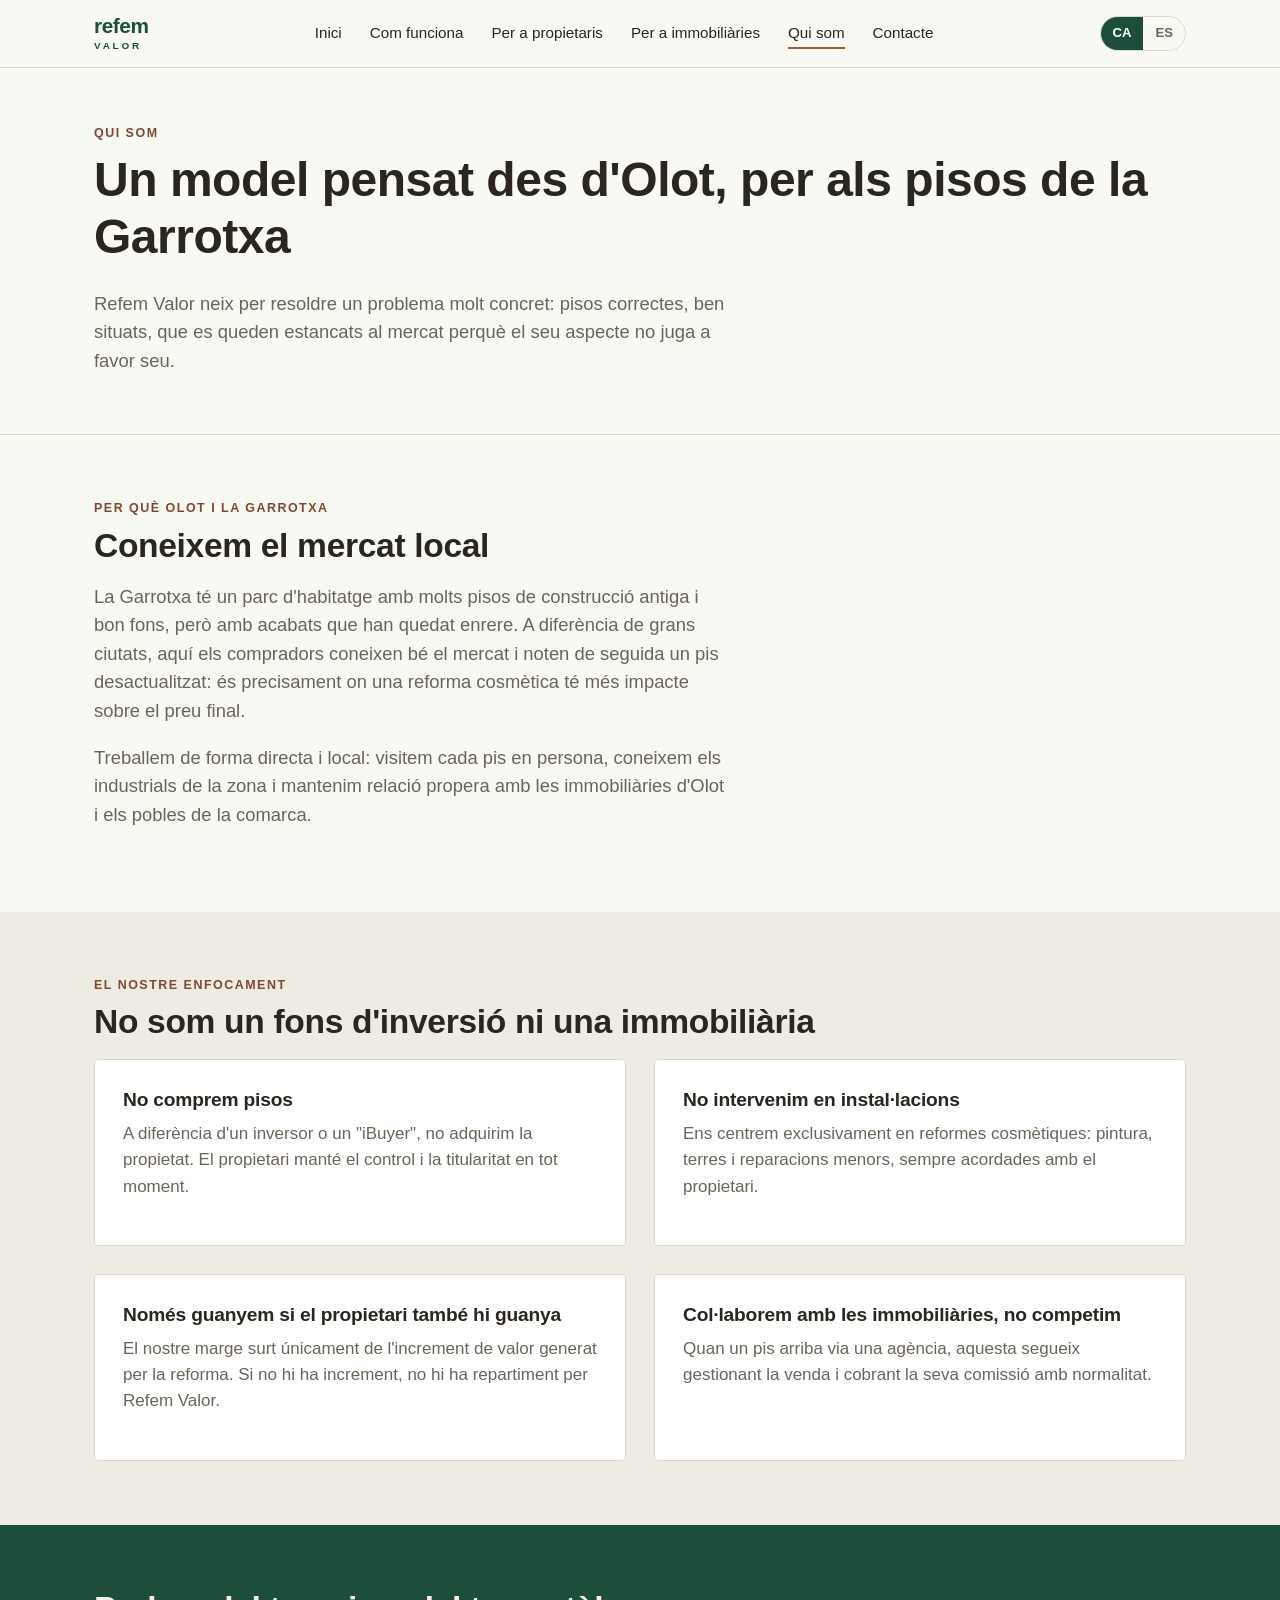
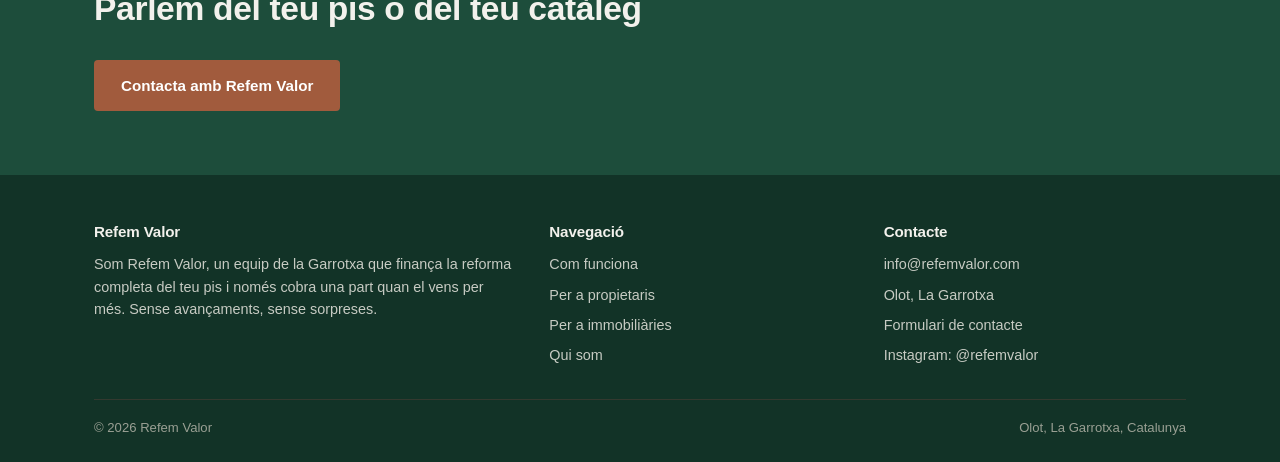
<file: qui-som.html>
<!DOCTYPE html>
<html lang="ca">
<head>
<meta charset="UTF-8">
<meta name="viewport" content="width=device-width, initial-scale=1.0">
<title>Qui som — Refem Valor, revaloritzem pisos a la Garrotxa</title>
<meta name="description" content="Refem Valor és una empresa d'Olot que revaloritza pisos estancats a la Garrotxa finançant reformes cosmètiques sense comprar la vivenda.">
<link rel="canonical" href="https://refemvalor.com/qui-som.html">
<link rel="alternate" hreflang="ca" href="https://refemvalor.com/qui-som.html">
<link rel="alternate" hreflang="es" href="https://refemvalor.com/es/sobre-refem.html">
<link rel="icon" href="assets/favicon.ico" sizes="any">
<link rel="icon" href="assets/favicon.svg" type="image/svg+xml">
<link rel="icon" href="assets/favicon-32.png" sizes="32x32" type="image/png">
<link rel="apple-touch-icon" href="assets/apple-touch-icon.png">
<link rel="stylesheet" href="css/style.css">
</head>
<body>

<header class="site-header">
  <nav class="nav">
    <a href="index.html" class="logo"><span class="logo-refem">refem</span><span class="logo-valor">valor</span></a>
    <button class="nav-toggle" aria-label="Obrir menú" aria-expanded="false"></button>
    <ul class="nav-links">
      <li><a href="index.html">Inici</a></li>
      <li><a href="com-funciona.html">Com funciona</a></li>
      <li><a href="per-propietaris.html">Per a propietaris</a></li>
      <li><a href="per-immobiliaries.html">Per a immobiliàries</a></li>
      <li><a href="qui-som.html" aria-current="page">Qui som</a></li>
      <li><a href="contacte.html">Contacte</a></li>
    </ul>
    <div class="nav-right">
      <div class="lang-switch">
        <a href="qui-som.html" aria-current="true">CA</a>
        <a href="es/sobre-refem.html">ES</a>
      </div>
    </div>
  </nav>
</header>

<main>

  <section class="page-header">
    <div class="container">
      <span class="eyebrow">Qui som</span>
      <h1>Un model pensat des d'Olot, per als pisos de la Garrotxa</h1>
      <p class="lede">Refem Valor neix per resoldre un problema molt concret: pisos correctes, ben situats, que es queden estancats al mercat perquè el seu aspecte no juga a favor seu.</p>
    </div>
  </section>

  <section class="section">
    <div class="container">
      <span class="eyebrow">Per què Olot i la Garrotxa</span>
      <h2>Coneixem el mercat local</h2>
      <p class="lede">La Garrotxa té un parc d'habitatge amb molts pisos de construcció antiga i bon fons, però amb acabats que han quedat enrere. A diferència de grans ciutats, aquí els compradors coneixen bé el mercat i noten de seguida un pis desactualitzat: és precisament on una reforma cosmètica té més impacte sobre el preu final.</p>
      <p class="lede">Treballem de forma directa i local: visitem cada pis en persona, coneixem els industrials de la zona i mantenim relació propera amb les immobiliàries d'Olot i els pobles de la comarca.</p>
    </div>
  </section>

  <section class="section section-alt">
    <div class="container">
      <span class="eyebrow">El nostre enfocament</span>
      <h2>No som un fons d'inversió ni una immobiliària</h2>
      <div class="grid grid-2">
        <div class="card">
          <h3>No comprem pisos</h3>
          <p class="text-muted">A diferència d'un inversor o un "iBuyer", no adquirim la propietat. El propietari manté el control i la titularitat en tot moment.</p>
        </div>
        <div class="card">
          <h3>No intervenim en instal·lacions</h3>
          <p class="text-muted">Ens centrem exclusivament en reformes cosmètiques: pintura, terres i reparacions menors, sempre acordades amb el propietari.</p>
        </div>
        <div class="card">
          <h3>Només guanyem si el propietari també hi guanya</h3>
          <p class="text-muted">El nostre marge surt únicament de l'increment de valor generat per la reforma. Si no hi ha increment, no hi ha repartiment per Refem Valor.</p>
        </div>
        <div class="card">
          <h3>Col·laborem amb les immobiliàries, no competim</h3>
          <p class="text-muted">Quan un pis arriba via una agència, aquesta segueix gestionant la venda i cobrant la seva comissió amb normalitat.</p>
        </div>
      </div>
    </div>
  </section>

  <section class="section section-dark">
    <div class="container">
      <h2>Parlem del teu pis o del teu catàleg</h2>
      <div class="cta-row">
        <a href="contacte.html" class="btn btn-accent">Contacta amb Refem Valor</a>
      </div>
    </div>
  </section>

</main>

<footer class="site-footer">
  <div class="container">
    <div class="footer-grid">
      <div>
        <h4>Refem Valor</h4>
        <p>Som Refem Valor, un equip de la Garrotxa que finança la reforma completa del teu pis i només cobra una part quan el vens per més. Sense avançaments, sense sorpreses.</p>
      </div>
      <div>
        <h4>Navegació</h4>
        <ul class="footer-links">
          <li><a href="com-funciona.html">Com funciona</a></li>
          <li><a href="per-propietaris.html">Per a propietaris</a></li>
          <li><a href="per-immobiliaries.html">Per a immobiliàries</a></li>
          <li><a href="qui-som.html">Qui som</a></li>
        </ul>
      </div>
      <div>
        <h4>Contacte</h4>
        <ul class="footer-links">
          <li><a href="mailto:info@refemvalor.com">info@refemvalor.com</a></li>
          <li>Olot, La Garrotxa</li>
          <li><a href="contacte.html">Formulari de contacte</a></li>
          <li><a href="https://instagram.com/refemvalor" target="_blank" rel="noopener">Instagram: @refemvalor</a></li>
        </ul>
      </div>
    </div>
    <div class="footer-bottom">
      <span>© <span id="year"></span> Refem Valor</span>
      <span>Olot, La Garrotxa, Catalunya</span>
    </div>
  </div>
</footer>

<script>document.getElementById("year").textContent = new Date().getFullYear();</script>
<script src="js/main.js"></script>
</body>
</html>
</file>
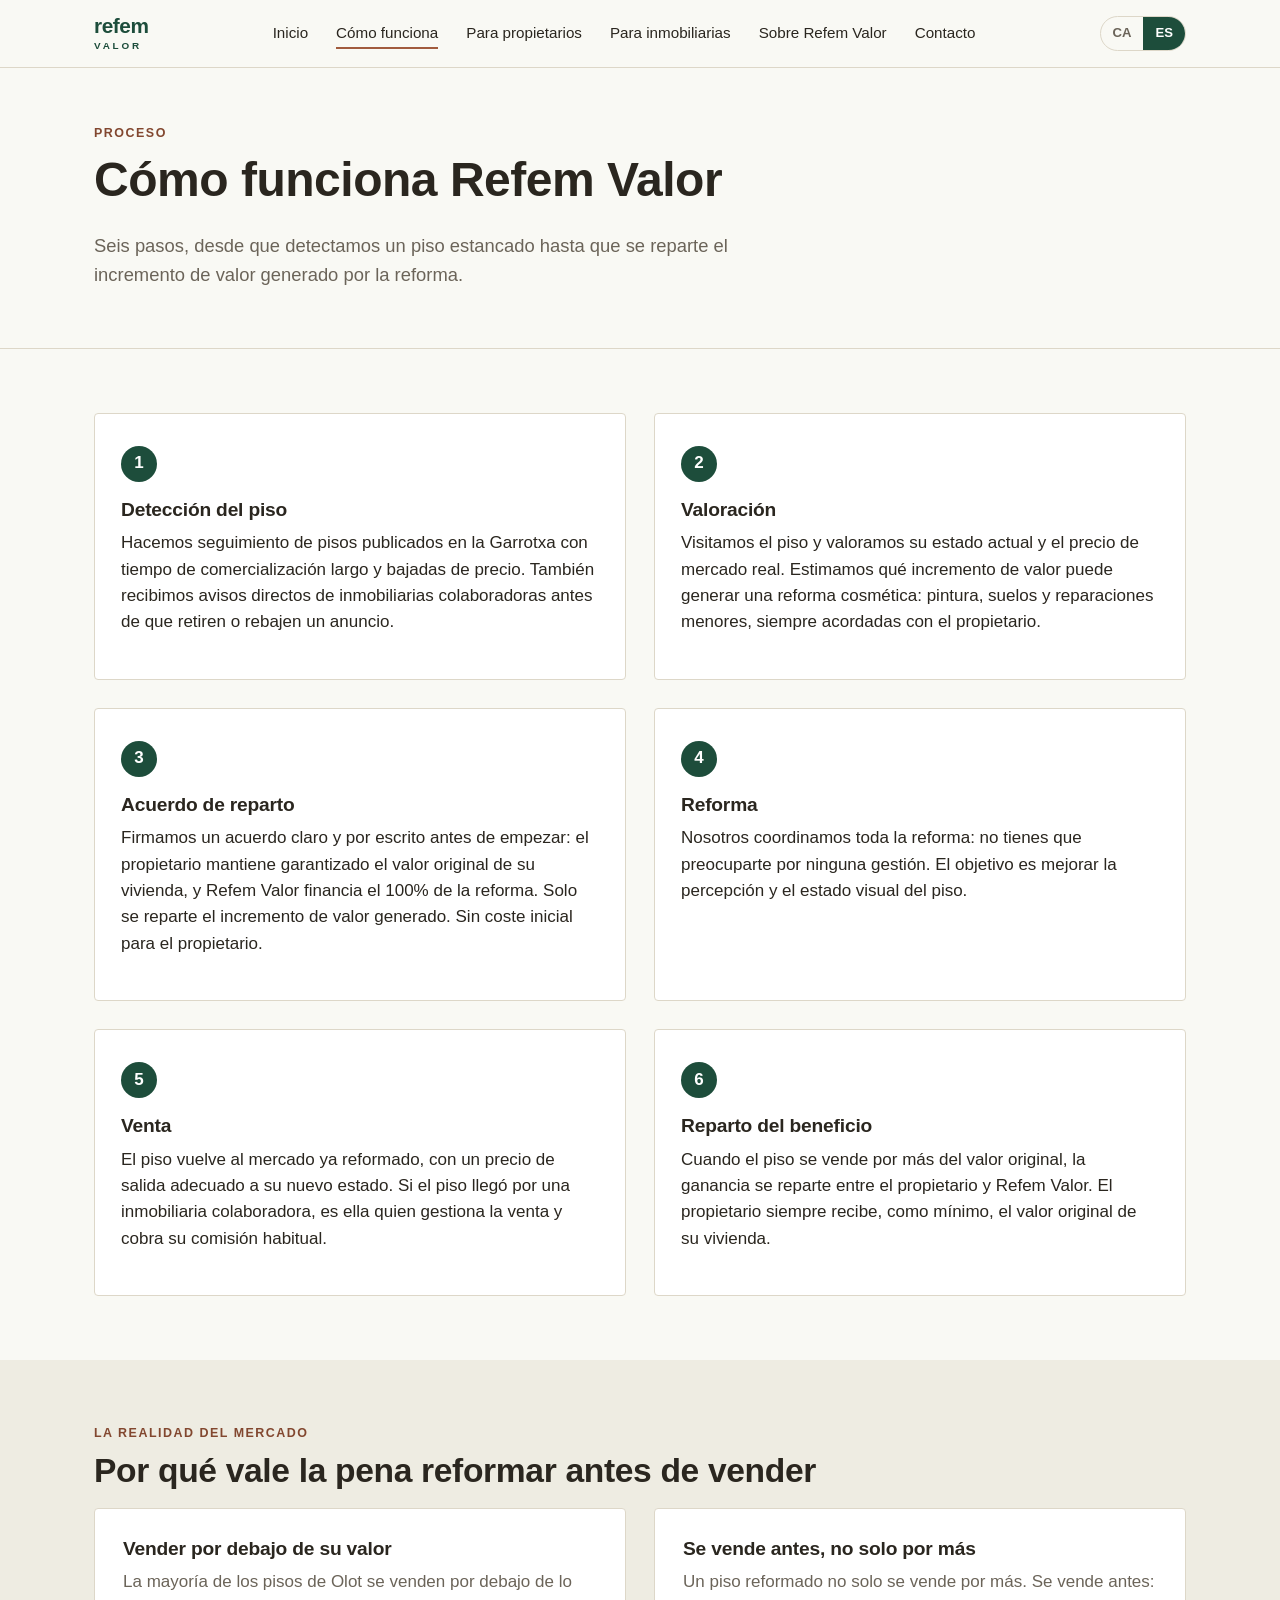
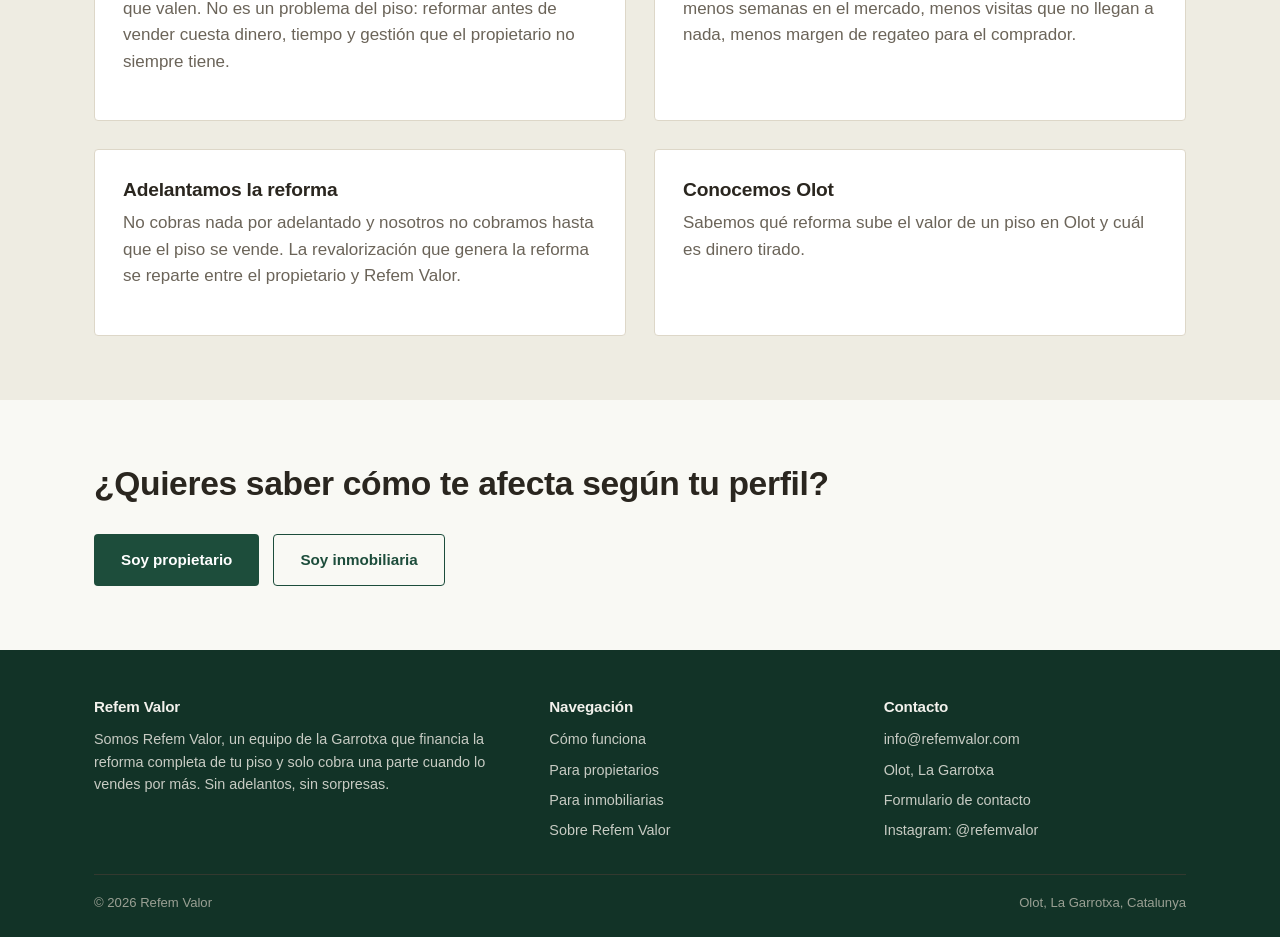
<file: es/como-funciona.html>
<!DOCTYPE html>
<html lang="es">
<head>
<meta charset="UTF-8">
<meta name="viewport" content="width=device-width, initial-scale=1.0">
<title>Cómo funciona Refem Valor — proceso paso a paso</title>
<meta name="description" content="Detección del piso, valoración, acuerdo, reforma, venta y reparto del beneficio: el proceso completo de Refem Valor explicado paso a paso.">
<link rel="canonical" href="https://refemvalor.com/es/como-funciona.html">
<link rel="alternate" hreflang="ca" href="https://refemvalor.com/com-funciona.html">
<link rel="alternate" hreflang="es" href="https://refemvalor.com/es/como-funciona.html">
<link rel="icon" href="../assets/favicon.ico" sizes="any">
<link rel="icon" href="../assets/favicon.svg" type="image/svg+xml">
<link rel="icon" href="../assets/favicon-32.png" sizes="32x32" type="image/png">
<link rel="apple-touch-icon" href="../assets/apple-touch-icon.png">
<link rel="stylesheet" href="../css/style.css">
</head>
<body>

<header class="site-header">
  <nav class="nav">
    <a href="index.html" class="logo"><span class="logo-refem">refem</span><span class="logo-valor">valor</span></a>
    <button class="nav-toggle" aria-label="Abrir menú" aria-expanded="false"></button>
    <ul class="nav-links">
      <li><a href="index.html">Inicio</a></li>
      <li><a href="como-funciona.html" aria-current="page">Cómo funciona</a></li>
      <li><a href="para-propietarios.html">Para propietarios</a></li>
      <li><a href="para-inmobiliarias.html">Para inmobiliarias</a></li>
      <li><a href="sobre-refem.html">Sobre Refem Valor</a></li>
      <li><a href="contacto.html">Contacto</a></li>
    </ul>
    <div class="nav-right">
      <div class="lang-switch">
        <a href="../com-funciona.html">CA</a>
        <a href="como-funciona.html" aria-current="true">ES</a>
      </div>
    </div>
  </nav>
</header>

<main>

  <section class="page-header">
    <div class="container">
      <span class="eyebrow">Proceso</span>
      <h1>Cómo funciona Refem Valor</h1>
      <p class="lede">Seis pasos, desde que detectamos un piso estancado hasta que se reparte el incremento de valor generado por la reforma.</p>
    </div>
  </section>

  <section class="section">
    <div class="container">
      <div class="grid grid-2">

        <div class="step-card">
          <span class="step-number">1</span>
          <h3>Detección del piso</h3>
          <p>Hacemos seguimiento de pisos publicados en la Garrotxa con tiempo de comercialización largo y bajadas de precio. También recibimos avisos directos de inmobiliarias colaboradoras antes de que retiren o rebajen un anuncio.</p>
        </div>

        <div class="step-card">
          <span class="step-number">2</span>
          <h3>Valoración</h3>
          <p>Visitamos el piso y valoramos su estado actual y el precio de mercado real. Estimamos qué incremento de valor puede generar una reforma cosmética: pintura, suelos y reparaciones menores, siempre acordadas con el propietario.</p>
        </div>

        <div class="step-card">
          <span class="step-number">3</span>
          <h3>Acuerdo de reparto</h3>
          <p>Firmamos un acuerdo claro y por escrito antes de empezar: el propietario mantiene garantizado el valor original de su vivienda, y Refem Valor financia el 100% de la reforma. Solo se reparte el incremento de valor generado. Sin coste inicial para el propietario.</p>
        </div>

        <div class="step-card">
          <span class="step-number">4</span>
          <h3>Reforma</h3>
          <p>Nosotros coordinamos toda la reforma: no tienes que preocuparte por ninguna gestión. El objetivo es mejorar la percepción y el estado visual del piso.</p>
        </div>

        <div class="step-card">
          <span class="step-number">5</span>
          <h3>Venta</h3>
          <p>El piso vuelve al mercado ya reformado, con un precio de salida adecuado a su nuevo estado. Si el piso llegó por una inmobiliaria colaboradora, es ella quien gestiona la venta y cobra su comisión habitual.</p>
        </div>

        <div class="step-card">
          <span class="step-number">6</span>
          <h3>Reparto del beneficio</h3>
          <p>Cuando el piso se vende por más del valor original, la ganancia se reparte entre el propietario y Refem Valor. El propietario siempre recibe, como mínimo, el valor original de su vivienda.</p>
        </div>

      </div>
    </div>
  </section>

  <section class="section section-alt">
    <div class="container">
      <span class="eyebrow">La realidad del mercado</span>
      <h2>Por qué vale la pena reformar antes de vender</h2>
      <div class="grid grid-2">
        <div class="card">
          <h3>Vender por debajo de su valor</h3>
          <p class="text-muted">La mayoría de los pisos de Olot se venden por debajo de lo que valen. No es un problema del piso: reformar antes de vender cuesta dinero, tiempo y gestión que el propietario no siempre tiene.</p>
        </div>
        <div class="card">
          <h3>Se vende antes, no solo por más</h3>
          <p class="text-muted">Un piso reformado no solo se vende por más. Se vende antes: menos semanas en el mercado, menos visitas que no llegan a nada, menos margen de regateo para el comprador.</p>
        </div>
        <div class="card">
          <h3>Adelantamos la reforma</h3>
          <p class="text-muted">No cobras nada por adelantado y nosotros no cobramos hasta que el piso se vende. La revalorización que genera la reforma se reparte entre el propietario y Refem Valor.</p>
        </div>
        <div class="card">
          <h3>Conocemos Olot</h3>
          <p class="text-muted">Sabemos qué reforma sube el valor de un piso en Olot y cuál es dinero tirado.</p>
        </div>
      </div>
    </div>
  </section>

  <section class="section">
    <div class="container">
      <h2>¿Quieres saber cómo te afecta según tu perfil?</h2>
      <div class="cta-row">
        <a href="para-propietarios.html" class="btn btn-primary">Soy propietario</a>
        <a href="para-inmobiliarias.html" class="btn btn-outline">Soy inmobiliaria</a>
      </div>
    </div>
  </section>

</main>

<footer class="site-footer">
  <div class="container">
    <div class="footer-grid">
      <div>
        <h4>Refem Valor</h4>
        <p>Somos Refem Valor, un equipo de la Garrotxa que financia la reforma completa de tu piso y solo cobra una parte cuando lo vendes por más. Sin adelantos, sin sorpresas.</p>
      </div>
      <div>
        <h4>Navegación</h4>
        <ul class="footer-links">
          <li><a href="como-funciona.html">Cómo funciona</a></li>
          <li><a href="para-propietarios.html">Para propietarios</a></li>
          <li><a href="para-inmobiliarias.html">Para inmobiliarias</a></li>
          <li><a href="sobre-refem.html">Sobre Refem Valor</a></li>
        </ul>
      </div>
      <div>
        <h4>Contacto</h4>
        <ul class="footer-links">
          <li><a href="mailto:info@refemvalor.com">info@refemvalor.com</a></li>
          <li>Olot, La Garrotxa</li>
          <li><a href="contacto.html">Formulario de contacto</a></li>
          <li><a href="https://instagram.com/refemvalor" target="_blank" rel="noopener">Instagram: @refemvalor</a></li>
        </ul>
      </div>
    </div>
    <div class="footer-bottom">
      <span>© <span id="year"></span> Refem Valor</span>
      <span>Olot, La Garrotxa, Catalunya</span>
    </div>
  </div>
</footer>

<script>document.getElementById("year").textContent = new Date().getFullYear();</script>
<script src="../js/main.js"></script>
</body>
</html>
</file>
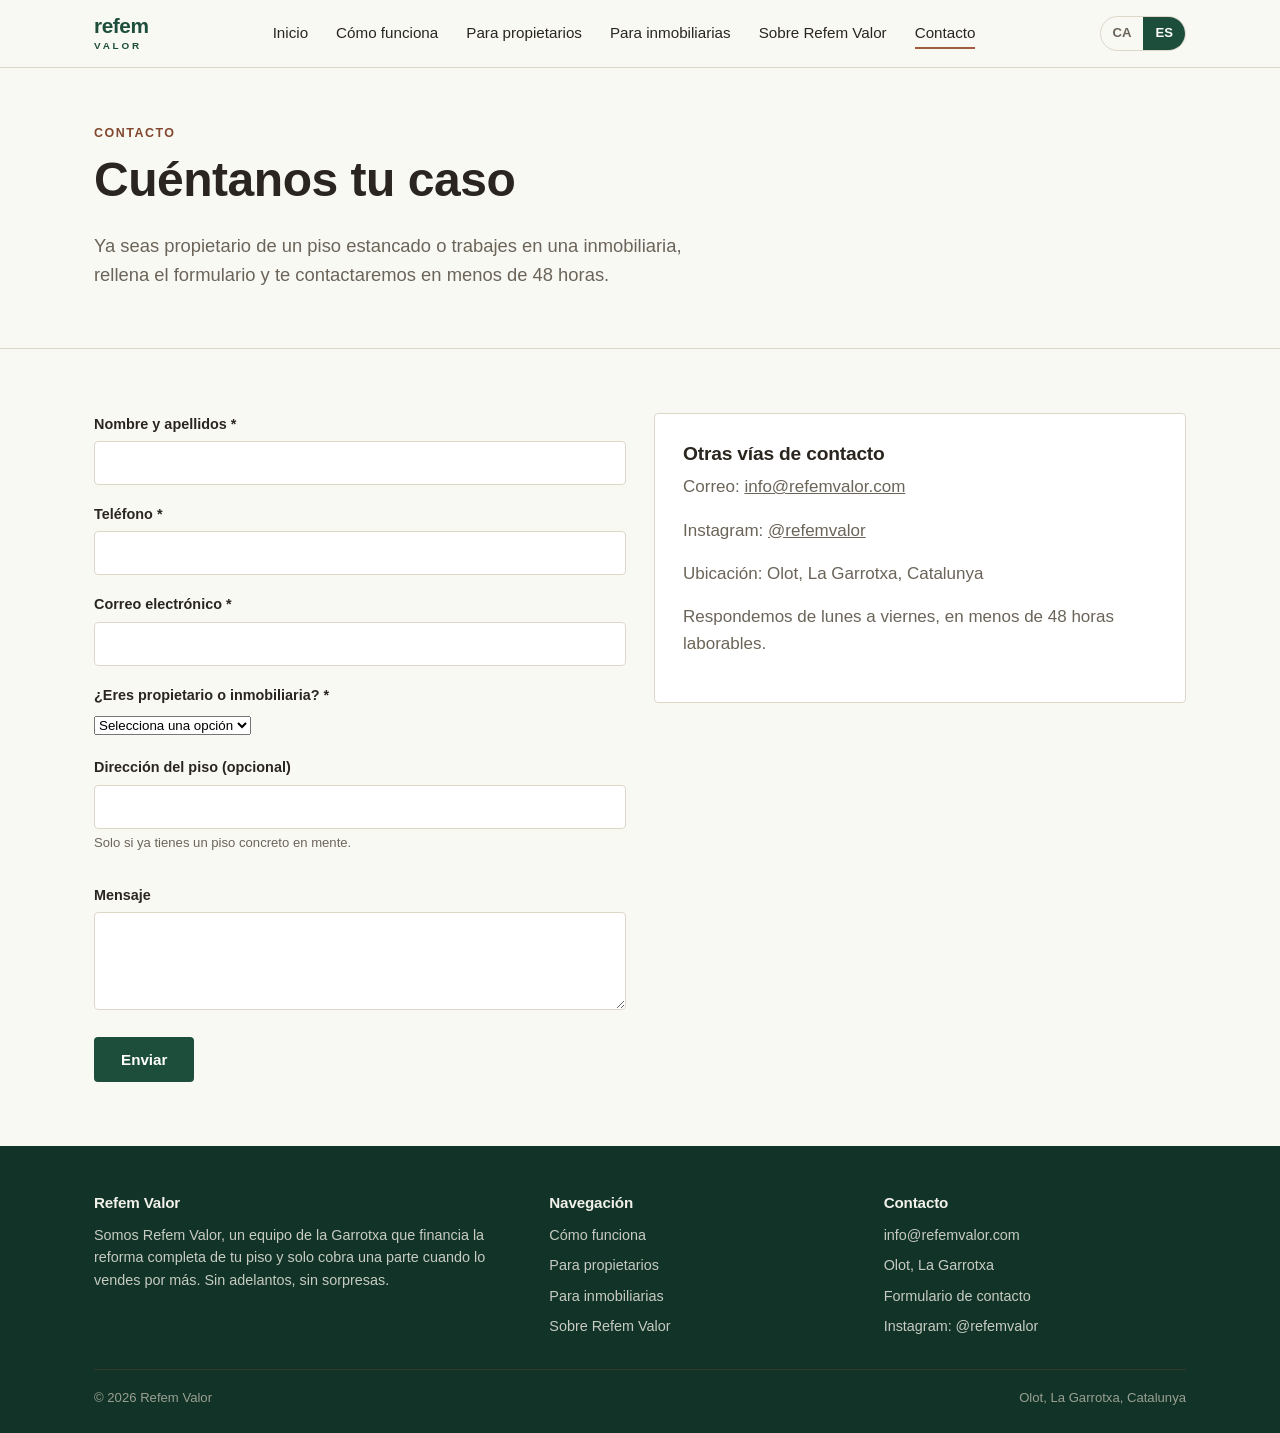
<file: es/contacto.html>
<!DOCTYPE html>
<html lang="es">
<head>
<meta charset="UTF-8">
<meta name="viewport" content="width=device-width, initial-scale=1.0">
<title>Contacto — Refem Valor</title>
<meta name="description" content="Cuéntanos tu piso o tu catálogo de inmobiliaria. Refem Valor responde en menos de 48 horas.">
<link rel="canonical" href="https://refemvalor.com/es/contacto.html">
<link rel="alternate" hreflang="ca" href="https://refemvalor.com/contacte.html">
<link rel="alternate" hreflang="es" href="https://refemvalor.com/es/contacto.html">
<link rel="icon" href="../assets/favicon.ico" sizes="any">
<link rel="icon" href="../assets/favicon.svg" type="image/svg+xml">
<link rel="icon" href="../assets/favicon-32.png" sizes="32x32" type="image/png">
<link rel="apple-touch-icon" href="../assets/apple-touch-icon.png">
<link rel="stylesheet" href="../css/style.css">
</head>
<body>

<header class="site-header">
  <nav class="nav">
    <a href="index.html" class="logo"><span class="logo-refem">refem</span><span class="logo-valor">valor</span></a>
    <button class="nav-toggle" aria-label="Abrir menú" aria-expanded="false"></button>
    <ul class="nav-links">
      <li><a href="index.html">Inicio</a></li>
      <li><a href="como-funciona.html">Cómo funciona</a></li>
      <li><a href="para-propietarios.html">Para propietarios</a></li>
      <li><a href="para-inmobiliarias.html">Para inmobiliarias</a></li>
      <li><a href="sobre-refem.html">Sobre Refem Valor</a></li>
      <li><a href="contacto.html" aria-current="page">Contacto</a></li>
    </ul>
    <div class="nav-right">
      <div class="lang-switch">
        <a href="../contacte.html">CA</a>
        <a href="contacto.html" aria-current="true">ES</a>
      </div>
    </div>
  </nav>
</header>

<main>

  <section class="page-header">
    <div class="container">
      <span class="eyebrow">Contacto</span>
      <h1>Cuéntanos tu caso</h1>
      <p class="lede">Ya seas propietario de un piso estancado o trabajes en una inmobiliaria, rellena el formulario y te contactaremos en menos de 48 horas.</p>
    </div>
  </section>

  <section class="section">
    <div class="container grid grid-2">
      <div>
        <form id="contact-form"
              action="https://script.google.com/macros/s/AKfycbzt3NEYlWWOSdXvd1tVysBLkSoYVYyitdfEMNbqoRXE0Xb7ESNYqi21Rz5QhD0_dSTfng/exec"
              method="POST"
              data-msg-success="Gracias. Hemos recibido tu mensaje y te contactaremos en menos de 48 horas."
              data-msg-error="No hemos podido enviar el formulario. Inténtalo de nuevo o escríbenos a info@refemvalor.com."
              data-msg-config="El formulario todavía no está conectado a ningún destinatario. Configura el endpoint en contacto.html (ver README).">
          <div class="form-grid">
            <div>
              <label for="nombre">Nombre y apellidos *</label>
              <input type="text" id="nombre" name="nombre" required autocomplete="name">
            </div>
            <div>
              <label for="telefono">Teléfono *</label>
              <input type="tel" id="telefono" name="telefono" required autocomplete="tel">
            </div>
            <div>
              <label for="email">Correo electrónico *</label>
              <input type="email" id="email" name="email" required autocomplete="email">
            </div>
            <div>
              <label for="perfil">¿Eres propietario o inmobiliaria? *</label>
              <select id="perfil" name="perfil" required>
                <option value="">Selecciona una opción</option>
                <option value="Propietario">Propietario de un piso</option>
                <option value="Inmobiliaria">Inmobiliaria</option>
                <option value="Otros" data-other="true">Otros</option>
              </select>
            </div>
            <div id="perfil-altres-wrap" class="is-hidden">
              <label for="perfil-altres">¿Con qué perfil estamos hablando? *</label>
              <input type="text" id="perfil-altres" name="perfil_altres" autocomplete="off">
            </div>
            <div>
              <label for="direccion">Dirección del piso (opcional)</label>
              <input type="text" id="direccion" name="direccion" autocomplete="street-address">
              <p class="field-hint">Solo si ya tienes un piso concreto en mente.</p>
            </div>
            <div>
              <label for="mensaje">Mensaje</label>
              <textarea id="mensaje" name="mensaje" rows="4"></textarea>
            </div>
            <div>
              <button type="submit" class="btn btn-primary">Enviar</button>
            </div>
            <div class="form-status" role="status" aria-live="polite"></div>
          </div>
        </form>
      </div>

      <div>
        <div class="card">
          <h3>Otras vías de contacto</h3>
          <p class="text-muted">Correo: <a href="mailto:info@refemvalor.com">info@refemvalor.com</a></p>
          <p class="text-muted">Instagram: <a href="https://instagram.com/refemvalor" target="_blank" rel="noopener">@refemvalor</a></p>
          <p class="text-muted">Ubicación: Olot, La Garrotxa, Catalunya</p>
          <p class="text-muted">Respondemos de lunes a viernes, en menos de 48 horas laborables.</p>
        </div>
      </div>
    </div>
  </section>

</main>

<footer class="site-footer">
  <div class="container">
    <div class="footer-grid">
      <div>
        <h4>Refem Valor</h4>
        <p>Somos Refem Valor, un equipo de la Garrotxa que financia la reforma completa de tu piso y solo cobra una parte cuando lo vendes por más. Sin adelantos, sin sorpresas.</p>
      </div>
      <div>
        <h4>Navegación</h4>
        <ul class="footer-links">
          <li><a href="como-funciona.html">Cómo funciona</a></li>
          <li><a href="para-propietarios.html">Para propietarios</a></li>
          <li><a href="para-inmobiliarias.html">Para inmobiliarias</a></li>
          <li><a href="sobre-refem.html">Sobre Refem Valor</a></li>
        </ul>
      </div>
      <div>
        <h4>Contacto</h4>
        <ul class="footer-links">
          <li><a href="mailto:info@refemvalor.com">info@refemvalor.com</a></li>
          <li>Olot, La Garrotxa</li>
          <li><a href="contacto.html">Formulario de contacto</a></li>
          <li><a href="https://instagram.com/refemvalor" target="_blank" rel="noopener">Instagram: @refemvalor</a></li>
        </ul>
      </div>
    </div>
    <div class="footer-bottom">
      <span>© <span id="year"></span> Refem Valor</span>
      <span>Olot, La Garrotxa, Catalunya</span>
    </div>
  </div>
</footer>

<script>document.getElementById("year").textContent = new Date().getFullYear();</script>
<script src="../js/main.js"></script>
</body>
</html>
</file>
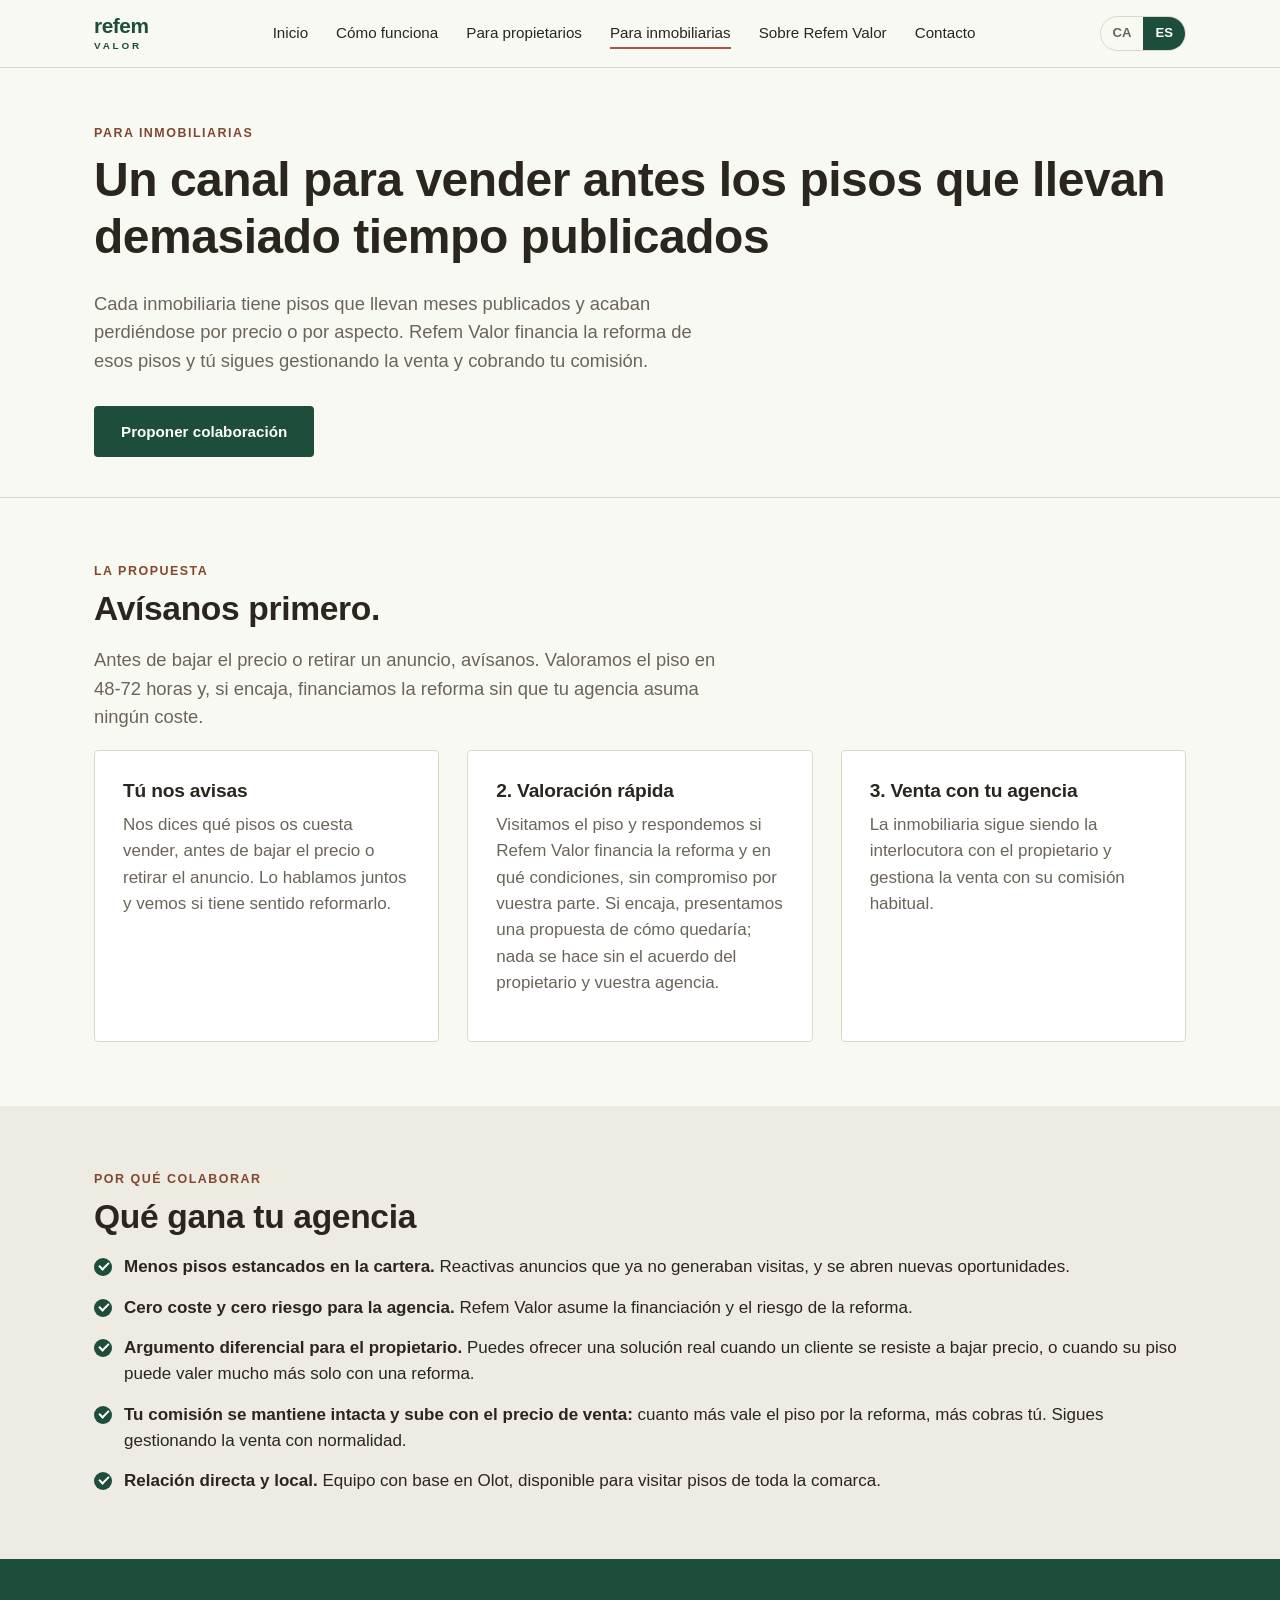
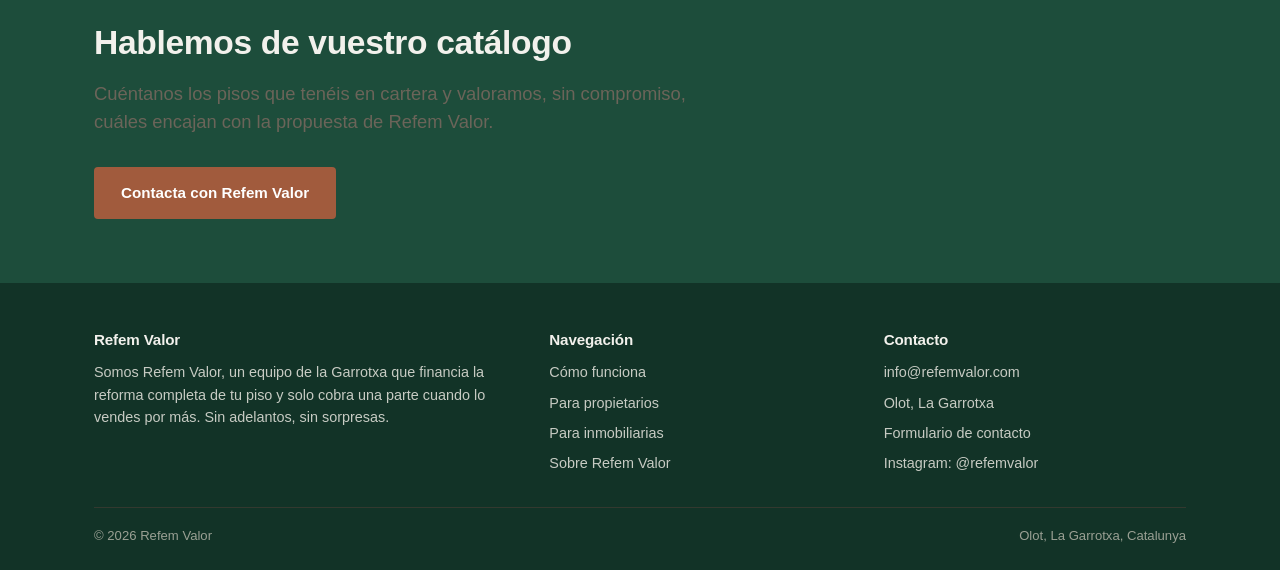
<file: es/para-inmobiliarias.html>
<!DOCTYPE html>
<html lang="es">
<head>
<meta charset="UTF-8">
<meta name="viewport" content="width=device-width, initial-scale=1.0">
<title>Para inmobiliarias — Pipeline preferente | Refem Valor</title>
<meta name="description" content="Refem Valor colabora con inmobiliarias de Olot y la Garrotxa: avísanos antes de bajar precio o retirar un piso y financiamos su reforma para desatascar la venta.">
<link rel="canonical" href="https://refemvalor.com/es/para-inmobiliarias.html">
<link rel="alternate" hreflang="ca" href="https://refemvalor.com/per-immobiliaries.html">
<link rel="alternate" hreflang="es" href="https://refemvalor.com/es/para-inmobiliarias.html">
<link rel="icon" href="../assets/favicon.ico" sizes="any">
<link rel="icon" href="../assets/favicon.svg" type="image/svg+xml">
<link rel="icon" href="../assets/favicon-32.png" sizes="32x32" type="image/png">
<link rel="apple-touch-icon" href="../assets/apple-touch-icon.png">
<link rel="stylesheet" href="../css/style.css">
</head>
<body>

<header class="site-header">
  <nav class="nav">
    <a href="index.html" class="logo"><span class="logo-refem">refem</span><span class="logo-valor">valor</span></a>
    <button class="nav-toggle" aria-label="Abrir menú" aria-expanded="false"></button>
    <ul class="nav-links">
      <li><a href="index.html">Inicio</a></li>
      <li><a href="como-funciona.html">Cómo funciona</a></li>
      <li><a href="para-propietarios.html">Para propietarios</a></li>
      <li><a href="para-inmobiliarias.html" aria-current="page">Para inmobiliarias</a></li>
      <li><a href="sobre-refem.html">Sobre Refem Valor</a></li>
      <li><a href="contacto.html">Contacto</a></li>
    </ul>
    <div class="nav-right">
      <div class="lang-switch">
        <a href="../per-immobiliaries.html">CA</a>
        <a href="para-inmobiliarias.html" aria-current="true">ES</a>
      </div>
    </div>
  </nav>
</header>

<main>

  <section class="page-header">
    <div class="container">
      <span class="eyebrow">Para inmobiliarias</span>
      <h1>Un canal para vender antes los pisos que llevan demasiado tiempo publicados</h1>
      <p class="lede">Cada inmobiliaria tiene pisos que llevan meses publicados y acaban perdiéndose por precio o por aspecto. Refem Valor financia la reforma de esos pisos y tú sigues gestionando la venta y cobrando tu comisión.</p>
      <div class="cta-row">
        <a href="contacto.html" class="btn btn-primary">Proponer colaboración</a>
      </div>
    </div>
  </section>

  <section class="section">
    <div class="container">
      <span class="eyebrow">La propuesta</span>
      <h2>Avísanos primero.</h2>
      <p class="lede">Antes de bajar el precio o retirar un anuncio, avísanos. Valoramos el piso en 48-72 horas y, si encaja, financiamos la reforma sin que tu agencia asuma ningún coste.</p>
      <div class="grid grid-3">
        <div class="card">
          <h3>Tú nos avisas</h3>
          <p class="text-muted">Nos dices qué pisos os cuesta vender, antes de bajar el precio o retirar el anuncio. Lo hablamos juntos y vemos si tiene sentido reformarlo.</p>
        </div>
        <div class="card">
          <h3>2. Valoración rápida</h3>
          <p class="text-muted">Visitamos el piso y respondemos si Refem Valor financia la reforma y en qué condiciones, sin compromiso por vuestra parte. Si encaja, presentamos una propuesta de cómo quedaría; nada se hace sin el acuerdo del propietario y vuestra agencia.</p>
        </div>
        <div class="card">
          <h3>3. Venta con tu agencia</h3>
          <p class="text-muted">La inmobiliaria sigue siendo la interlocutora con el propietario y gestiona la venta con su comisión habitual.</p>
        </div>
      </div>
    </div>
  </section>

  <section class="section section-alt">
    <div class="container">
      <span class="eyebrow">Por qué colaborar</span>
      <h2>Qué gana tu agencia</h2>
      <ul class="check-list">
        <li><strong>Menos pisos estancados en la cartera.</strong> Reactivas anuncios que ya no generaban visitas, y se abren nuevas oportunidades.</li>
        <li><strong>Cero coste y cero riesgo para la agencia.</strong> Refem Valor asume la financiación y el riesgo de la reforma.</li>
        <li><strong>Argumento diferencial para el propietario.</strong> Puedes ofrecer una solución real cuando un cliente se resiste a bajar precio, o cuando su piso puede valer mucho más solo con una reforma.</li>
        <li><strong>Tu comisión se mantiene intacta y sube con el precio de venta:</strong> cuanto más vale el piso por la reforma, más cobras tú. Sigues gestionando la venta con normalidad.</li>
        <li><strong>Relación directa y local.</strong> Equipo con base en Olot, disponible para visitar pisos de toda la comarca.</li>
      </ul>
    </div>
  </section>

  <section class="section section-dark">
    <div class="container">
      <h2>Hablemos de vuestro catálogo</h2>
      <p class="lede">Cuéntanos los pisos que tenéis en cartera y valoramos, sin compromiso, cuáles encajan con la propuesta de Refem Valor.</p>
      <div class="cta-row">
        <a href="contacto.html" class="btn btn-accent">Contacta con Refem Valor</a>
      </div>
    </div>
  </section>

</main>

<footer class="site-footer">
  <div class="container">
    <div class="footer-grid">
      <div>
        <h4>Refem Valor</h4>
        <p>Somos Refem Valor, un equipo de la Garrotxa que financia la reforma completa de tu piso y solo cobra una parte cuando lo vendes por más. Sin adelantos, sin sorpresas.</p>
      </div>
      <div>
        <h4>Navegación</h4>
        <ul class="footer-links">
          <li><a href="como-funciona.html">Cómo funciona</a></li>
          <li><a href="para-propietarios.html">Para propietarios</a></li>
          <li><a href="para-inmobiliarias.html">Para inmobiliarias</a></li>
          <li><a href="sobre-refem.html">Sobre Refem Valor</a></li>
        </ul>
      </div>
      <div>
        <h4>Contacto</h4>
        <ul class="footer-links">
          <li><a href="mailto:info@refemvalor.com">info@refemvalor.com</a></li>
          <li>Olot, La Garrotxa</li>
          <li><a href="contacto.html">Formulario de contacto</a></li>
          <li><a href="https://instagram.com/refemvalor" target="_blank" rel="noopener">Instagram: @refemvalor</a></li>
        </ul>
      </div>
    </div>
    <div class="footer-bottom">
      <span>© <span id="year"></span> Refem Valor</span>
      <span>Olot, La Garrotxa, Catalunya</span>
    </div>
  </div>
</footer>

<script>document.getElementById("year").textContent = new Date().getFullYear();</script>
<script src="../js/main.js"></script>
</body>
</html>
</file>
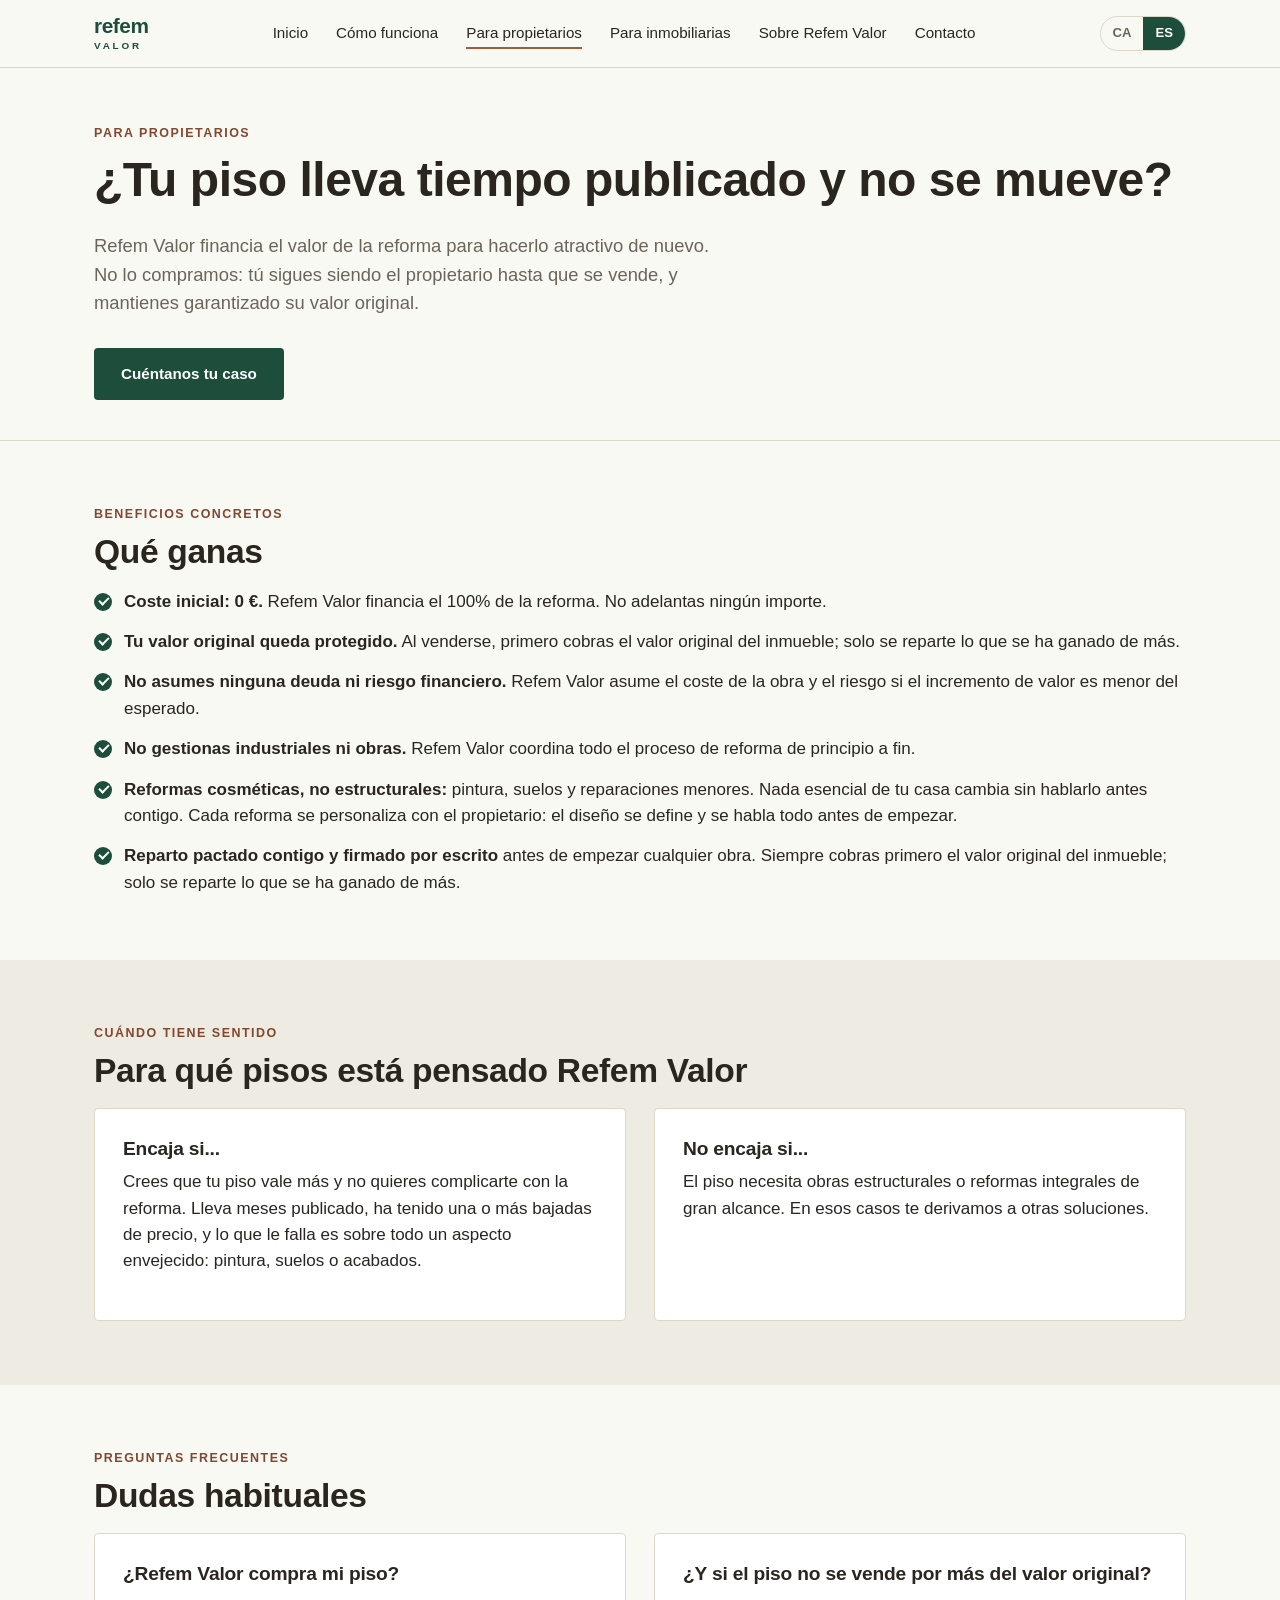
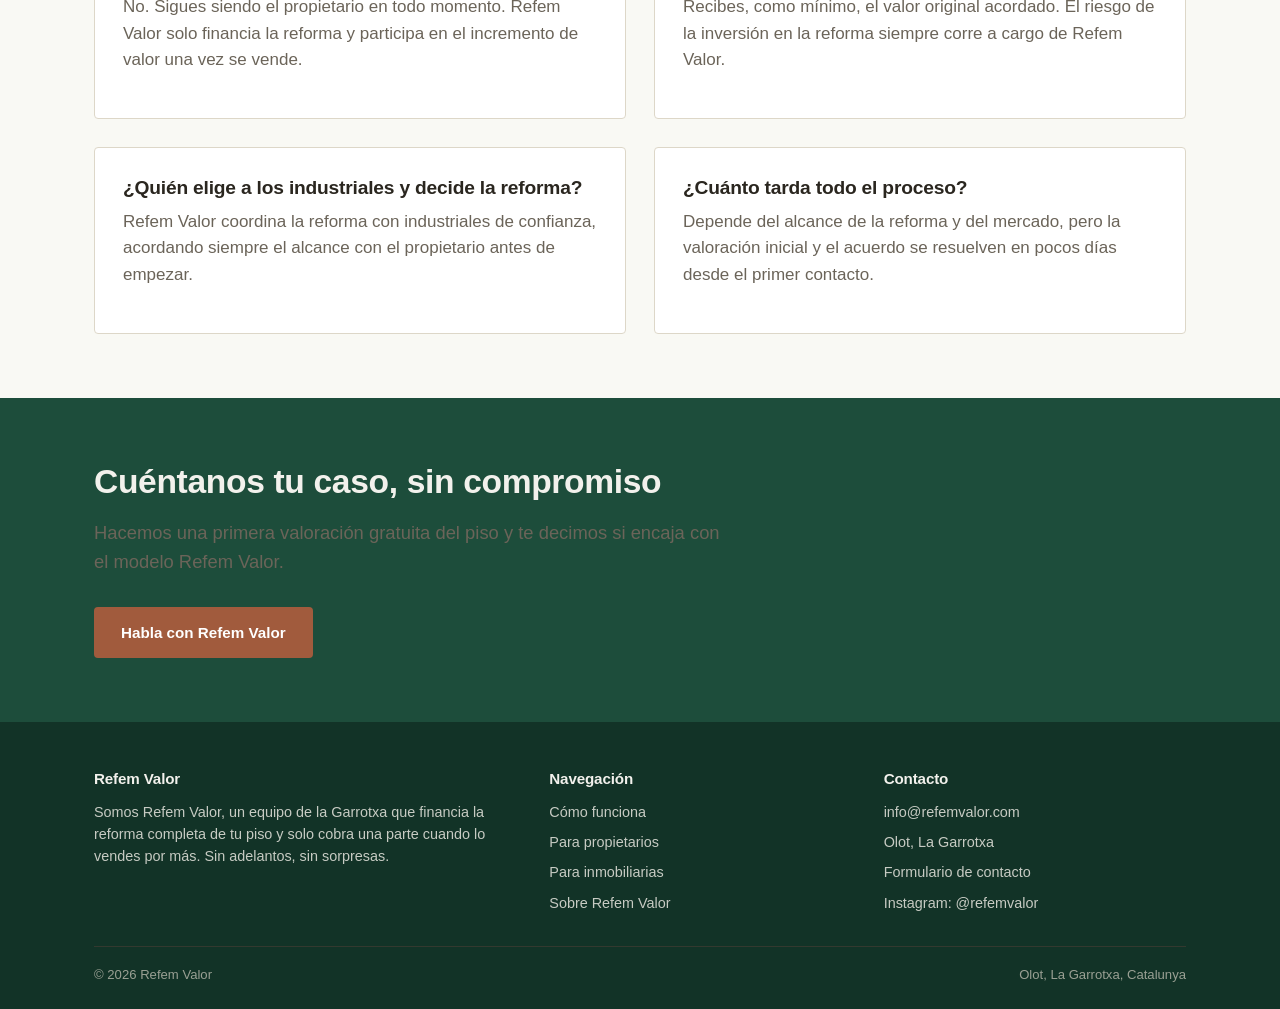
<file: es/para-propietarios.html>
<!DOCTYPE html>
<html lang="es">
<head>
<meta charset="UTF-8">
<meta name="viewport" content="width=device-width, initial-scale=1.0">
<title>Para propietarios — Reforma tu piso sin coste inicial | Refem Valor</title>
<meta name="description" content="Si tu piso lleva tiempo publicado y no se vende, Refem Valor financia la reforma sin coste inicial. Mantienes el valor original de tu vivienda.">
<link rel="canonical" href="https://refemvalor.com/es/para-propietarios.html">
<link rel="alternate" hreflang="ca" href="https://refemvalor.com/per-propietaris.html">
<link rel="alternate" hreflang="es" href="https://refemvalor.com/es/para-propietarios.html">
<link rel="icon" href="../assets/favicon.ico" sizes="any">
<link rel="icon" href="../assets/favicon.svg" type="image/svg+xml">
<link rel="icon" href="../assets/favicon-32.png" sizes="32x32" type="image/png">
<link rel="apple-touch-icon" href="../assets/apple-touch-icon.png">
<link rel="stylesheet" href="../css/style.css">
</head>
<body>

<header class="site-header">
  <nav class="nav">
    <a href="index.html" class="logo"><span class="logo-refem">refem</span><span class="logo-valor">valor</span></a>
    <button class="nav-toggle" aria-label="Abrir menú" aria-expanded="false"></button>
    <ul class="nav-links">
      <li><a href="index.html">Inicio</a></li>
      <li><a href="como-funciona.html">Cómo funciona</a></li>
      <li><a href="para-propietarios.html" aria-current="page">Para propietarios</a></li>
      <li><a href="para-inmobiliarias.html">Para inmobiliarias</a></li>
      <li><a href="sobre-refem.html">Sobre Refem Valor</a></li>
      <li><a href="contacto.html">Contacto</a></li>
    </ul>
    <div class="nav-right">
      <div class="lang-switch">
        <a href="../per-propietaris.html">CA</a>
        <a href="para-propietarios.html" aria-current="true">ES</a>
      </div>
    </div>
  </nav>
</header>

<main>

  <section class="page-header">
    <div class="container">
      <span class="eyebrow">Para propietarios</span>
      <h1>¿Tu piso lleva tiempo publicado y no se mueve?</h1>
      <p class="lede">Refem Valor financia el valor de la reforma para hacerlo atractivo de nuevo. No lo compramos: tú sigues siendo el propietario hasta que se vende, y mantienes garantizado su valor original.</p>
      <div class="cta-row">
        <a href="contacto.html" class="btn btn-primary">Cuéntanos tu caso</a>
      </div>
    </div>
  </section>

  <section class="section">
    <div class="container">
      <span class="eyebrow">Beneficios concretos</span>
      <h2>Qué ganas</h2>
      <ul class="check-list">
        <li><strong>Coste inicial: 0 €.</strong> Refem Valor financia el 100% de la reforma. No adelantas ningún importe.</li>
        <li><strong>Tu valor original queda protegido.</strong> Al venderse, primero cobras el valor original del inmueble; solo se reparte lo que se ha ganado de más.</li>
        <li><strong>No asumes ninguna deuda ni riesgo financiero.</strong> Refem Valor asume el coste de la obra y el riesgo si el incremento de valor es menor del esperado.</li>
        <li><strong>No gestionas industriales ni obras.</strong> Refem Valor coordina todo el proceso de reforma de principio a fin.</li>
        <li><strong>Reformas cosméticas, no estructurales:</strong> pintura, suelos y reparaciones menores. Nada esencial de tu casa cambia sin hablarlo antes contigo. Cada reforma se personaliza con el propietario: el diseño se define y se habla todo antes de empezar.</li>
        <li><strong>Reparto pactado contigo y firmado por escrito</strong> antes de empezar cualquier obra. Siempre cobras primero el valor original del inmueble; solo se reparte lo que se ha ganado de más.</li>
      </ul>
    </div>
  </section>

  <section class="section section-alt">
    <div class="container">
      <span class="eyebrow">Cuándo tiene sentido</span>
      <h2>Para qué pisos está pensado Refem Valor</h2>
      <div class="grid grid-2">
        <div class="card">
          <h3>Encaja si...</h3>
          <p>Crees que tu piso vale más y no quieres complicarte con la reforma. Lleva meses publicado, ha tenido una o más bajadas de precio, y lo que le falla es sobre todo un aspecto envejecido: pintura, suelos o acabados.</p>
        </div>
        <div class="card">
          <h3>No encaja si...</h3>
          <p>El piso necesita obras estructurales o reformas integrales de gran alcance. En esos casos te derivamos a otras soluciones.</p>
        </div>
      </div>
    </div>
  </section>

  <section class="section">
    <div class="container">
      <span class="eyebrow">Preguntas frecuentes</span>
      <h2>Dudas habituales</h2>
      <div class="grid grid-2">
        <div class="card">
          <h3>¿Refem Valor compra mi piso?</h3>
          <p class="text-muted">No. Sigues siendo el propietario en todo momento. Refem Valor solo financia la reforma y participa en el incremento de valor una vez se vende.</p>
        </div>
        <div class="card">
          <h3>¿Y si el piso no se vende por más del valor original?</h3>
          <p class="text-muted">Recibes, como mínimo, el valor original acordado. El riesgo de la inversión en la reforma siempre corre a cargo de Refem Valor.</p>
        </div>
        <div class="card">
          <h3>¿Quién elige a los industriales y decide la reforma?</h3>
          <p class="text-muted">Refem Valor coordina la reforma con industriales de confianza, acordando siempre el alcance con el propietario antes de empezar.</p>
        </div>
        <div class="card">
          <h3>¿Cuánto tarda todo el proceso?</h3>
          <p class="text-muted">Depende del alcance de la reforma y del mercado, pero la valoración inicial y el acuerdo se resuelven en pocos días desde el primer contacto.</p>
        </div>
      </div>
    </div>
  </section>

  <section class="section section-dark">
    <div class="container">
      <h2>Cuéntanos tu caso, sin compromiso</h2>
      <p class="lede">Hacemos una primera valoración gratuita del piso y te decimos si encaja con el modelo Refem Valor.</p>
      <div class="cta-row">
        <a href="contacto.html" class="btn btn-accent">Habla con Refem Valor</a>
      </div>
    </div>
  </section>

</main>

<footer class="site-footer">
  <div class="container">
    <div class="footer-grid">
      <div>
        <h4>Refem Valor</h4>
        <p>Somos Refem Valor, un equipo de la Garrotxa que financia la reforma completa de tu piso y solo cobra una parte cuando lo vendes por más. Sin adelantos, sin sorpresas.</p>
      </div>
      <div>
        <h4>Navegación</h4>
        <ul class="footer-links">
          <li><a href="como-funciona.html">Cómo funciona</a></li>
          <li><a href="para-propietarios.html">Para propietarios</a></li>
          <li><a href="para-inmobiliarias.html">Para inmobiliarias</a></li>
          <li><a href="sobre-refem.html">Sobre Refem Valor</a></li>
        </ul>
      </div>
      <div>
        <h4>Contacto</h4>
        <ul class="footer-links">
          <li><a href="mailto:info@refemvalor.com">info@refemvalor.com</a></li>
          <li>Olot, La Garrotxa</li>
          <li><a href="contacto.html">Formulario de contacto</a></li>
          <li><a href="https://instagram.com/refemvalor" target="_blank" rel="noopener">Instagram: @refemvalor</a></li>
        </ul>
      </div>
    </div>
    <div class="footer-bottom">
      <span>© <span id="year"></span> Refem Valor</span>
      <span>Olot, La Garrotxa, Catalunya</span>
    </div>
  </div>
</footer>

<script>document.getElementById("year").textContent = new Date().getFullYear();</script>
<script src="../js/main.js"></script>
</body>
</html>
</file>
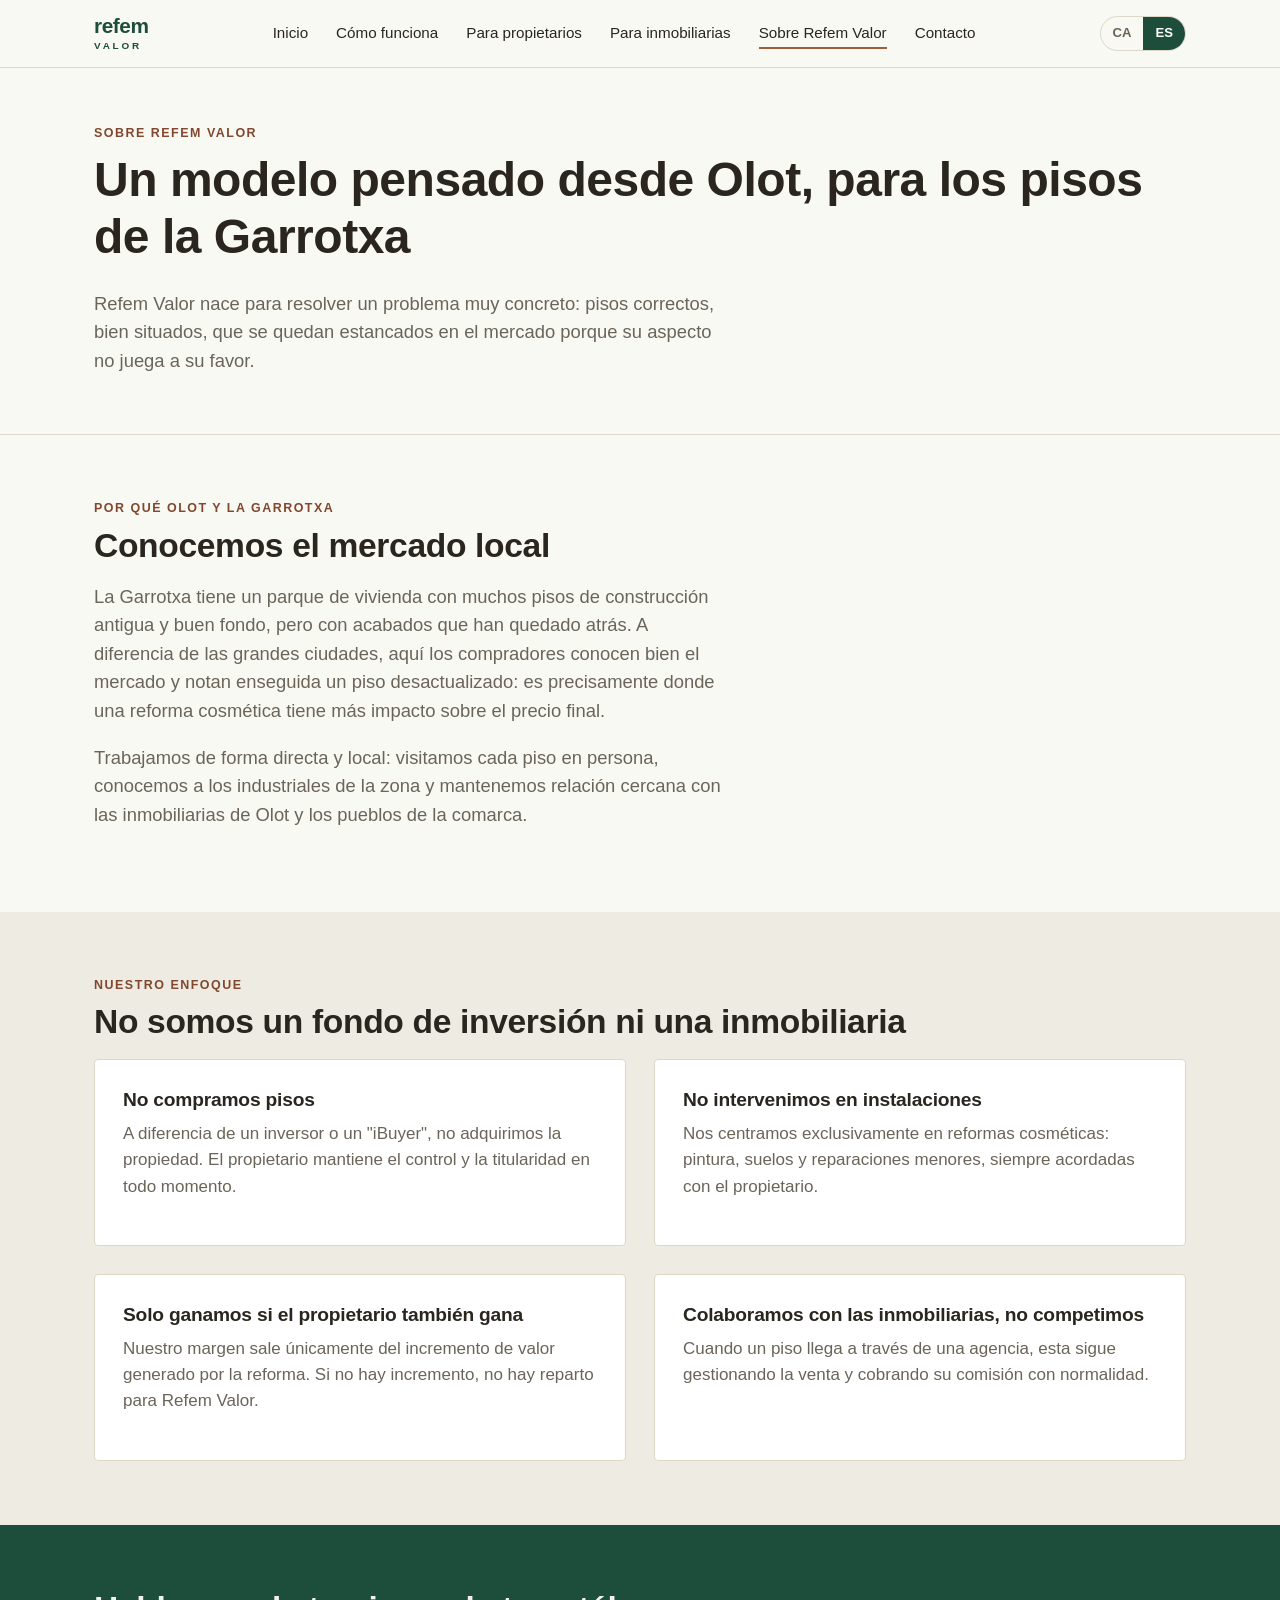
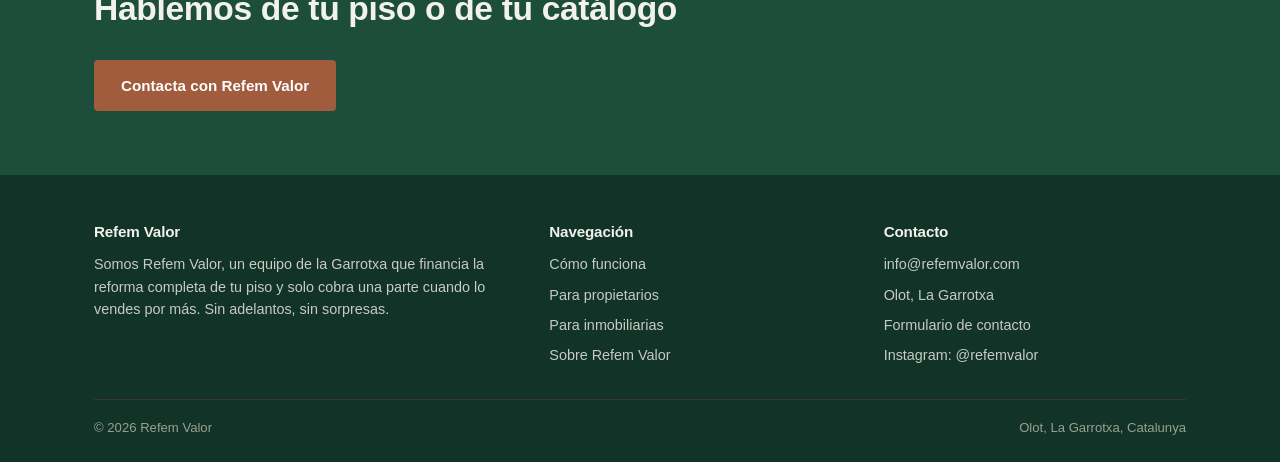
<file: es/sobre-refem.html>
<!DOCTYPE html>
<html lang="es">
<head>
<meta charset="UTF-8">
<meta name="viewport" content="width=device-width, initial-scale=1.0">
<title>Sobre Refem Valor — revalorizamos pisos en la Garrotxa</title>
<meta name="description" content="Refem Valor es una empresa de Olot que revaloriza pisos estancados en la Garrotxa financiando reformas cosméticas sin comprar la vivienda.">
<link rel="canonical" href="https://refemvalor.com/es/sobre-refem.html">
<link rel="alternate" hreflang="ca" href="https://refemvalor.com/qui-som.html">
<link rel="alternate" hreflang="es" href="https://refemvalor.com/es/sobre-refem.html">
<link rel="icon" href="../assets/favicon.ico" sizes="any">
<link rel="icon" href="../assets/favicon.svg" type="image/svg+xml">
<link rel="icon" href="../assets/favicon-32.png" sizes="32x32" type="image/png">
<link rel="apple-touch-icon" href="../assets/apple-touch-icon.png">
<link rel="stylesheet" href="../css/style.css">
</head>
<body>

<header class="site-header">
  <nav class="nav">
    <a href="index.html" class="logo"><span class="logo-refem">refem</span><span class="logo-valor">valor</span></a>
    <button class="nav-toggle" aria-label="Abrir menú" aria-expanded="false"></button>
    <ul class="nav-links">
      <li><a href="index.html">Inicio</a></li>
      <li><a href="como-funciona.html">Cómo funciona</a></li>
      <li><a href="para-propietarios.html">Para propietarios</a></li>
      <li><a href="para-inmobiliarias.html">Para inmobiliarias</a></li>
      <li><a href="sobre-refem.html" aria-current="page">Sobre Refem Valor</a></li>
      <li><a href="contacto.html">Contacto</a></li>
    </ul>
    <div class="nav-right">
      <div class="lang-switch">
        <a href="../qui-som.html">CA</a>
        <a href="sobre-refem.html" aria-current="true">ES</a>
      </div>
    </div>
  </nav>
</header>

<main>

  <section class="page-header">
    <div class="container">
      <span class="eyebrow">Sobre Refem Valor</span>
      <h1>Un modelo pensado desde Olot, para los pisos de la Garrotxa</h1>
      <p class="lede">Refem Valor nace para resolver un problema muy concreto: pisos correctos, bien situados, que se quedan estancados en el mercado porque su aspecto no juega a su favor.</p>
    </div>
  </section>

  <section class="section">
    <div class="container">
      <span class="eyebrow">Por qué Olot y la Garrotxa</span>
      <h2>Conocemos el mercado local</h2>
      <p class="lede">La Garrotxa tiene un parque de vivienda con muchos pisos de construcción antigua y buen fondo, pero con acabados que han quedado atrás. A diferencia de las grandes ciudades, aquí los compradores conocen bien el mercado y notan enseguida un piso desactualizado: es precisamente donde una reforma cosmética tiene más impacto sobre el precio final.</p>
      <p class="lede">Trabajamos de forma directa y local: visitamos cada piso en persona, conocemos a los industriales de la zona y mantenemos relación cercana con las inmobiliarias de Olot y los pueblos de la comarca.</p>
    </div>
  </section>

  <section class="section section-alt">
    <div class="container">
      <span class="eyebrow">Nuestro enfoque</span>
      <h2>No somos un fondo de inversión ni una inmobiliaria</h2>
      <div class="grid grid-2">
        <div class="card">
          <h3>No compramos pisos</h3>
          <p class="text-muted">A diferencia de un inversor o un "iBuyer", no adquirimos la propiedad. El propietario mantiene el control y la titularidad en todo momento.</p>
        </div>
        <div class="card">
          <h3>No intervenimos en instalaciones</h3>
          <p class="text-muted">Nos centramos exclusivamente en reformas cosméticas: pintura, suelos y reparaciones menores, siempre acordadas con el propietario.</p>
        </div>
        <div class="card">
          <h3>Solo ganamos si el propietario también gana</h3>
          <p class="text-muted">Nuestro margen sale únicamente del incremento de valor generado por la reforma. Si no hay incremento, no hay reparto para Refem Valor.</p>
        </div>
        <div class="card">
          <h3>Colaboramos con las inmobiliarias, no competimos</h3>
          <p class="text-muted">Cuando un piso llega a través de una agencia, esta sigue gestionando la venta y cobrando su comisión con normalidad.</p>
        </div>
      </div>
    </div>
  </section>

  <section class="section section-dark">
    <div class="container">
      <h2>Hablemos de tu piso o de tu catálogo</h2>
      <div class="cta-row">
        <a href="contacto.html" class="btn btn-accent">Contacta con Refem Valor</a>
      </div>
    </div>
  </section>

</main>

<footer class="site-footer">
  <div class="container">
    <div class="footer-grid">
      <div>
        <h4>Refem Valor</h4>
        <p>Somos Refem Valor, un equipo de la Garrotxa que financia la reforma completa de tu piso y solo cobra una parte cuando lo vendes por más. Sin adelantos, sin sorpresas.</p>
      </div>
      <div>
        <h4>Navegación</h4>
        <ul class="footer-links">
          <li><a href="como-funciona.html">Cómo funciona</a></li>
          <li><a href="para-propietarios.html">Para propietarios</a></li>
          <li><a href="para-inmobiliarias.html">Para inmobiliarias</a></li>
          <li><a href="sobre-refem.html">Sobre Refem Valor</a></li>
        </ul>
      </div>
      <div>
        <h4>Contacto</h4>
        <ul class="footer-links">
          <li><a href="mailto:info@refemvalor.com">info@refemvalor.com</a></li>
          <li>Olot, La Garrotxa</li>
          <li><a href="contacto.html">Formulario de contacto</a></li>
          <li><a href="https://instagram.com/refemvalor" target="_blank" rel="noopener">Instagram: @refemvalor</a></li>
        </ul>
      </div>
    </div>
    <div class="footer-bottom">
      <span>© <span id="year"></span> Refem Valor</span>
      <span>Olot, La Garrotxa, Catalunya</span>
    </div>
  </div>
</footer>

<script>document.getElementById("year").textContent = new Date().getFullYear();</script>
<script src="../js/main.js"></script>
</body>
</html>
</file>
<file: css/style.css>
/* Refem Valor — sistema de disseny base */

:root {
  --color-bg: #f9f9f4;
  --color-bg-alt: #eeece2;
  --color-surface: #ffffff;
  --color-text: #2a261f;
  --color-text-muted: #6b6459;
  --color-border: #ddd7c8;
  --color-primary: #1d4d3b;
  --color-primary-dark: #123327;
  --color-accent: #a15b3d;
  --color-accent-dark: #82472f;
  --color-focus: #1d4d3b;

  --font-base: -apple-system, BlinkMacSystemFont, "Segoe UI", Roboto, Helvetica, Arial, sans-serif;
  --radius: 4px;
  --max-width: 1140px;
}

* {
  box-sizing: border-box;
}

html {
  -webkit-text-size-adjust: 100%;
  scroll-behavior: smooth;
}

body {
  margin: 0;
  font-family: var(--font-base);
  color: var(--color-text);
  background: var(--color-bg);
  line-height: 1.55;
  font-size: 17px;
}

img {
  max-width: 100%;
  display: block;
}

a {
  color: inherit;
}

h1, h2, h3, h4 {
  font-weight: 700;
  line-height: 1.2;
  margin: 0 0 0.5em;
  letter-spacing: -0.01em;
}

h1 { font-size: clamp(2rem, 4.5vw, 3rem); }
h2 { font-size: clamp(1.5rem, 3vw, 2.1rem); }
h3 { font-size: 1.2rem; }

p { margin: 0 0 1em; }

.container {
  max-width: var(--max-width);
  margin: 0 auto;
  padding: 0 24px;
}

.section {
  padding: 64px 0;
}

.section-alt {
  background: var(--color-bg-alt);
}

.section-dark {
  background: var(--color-primary);
  color: #f2f1ec;
}

.section-dark .text-muted { color: #c7cbc3; }

.eyebrow {
  text-transform: uppercase;
  font-size: 0.78rem;
  letter-spacing: 0.12em;
  font-weight: 600;
  color: var(--color-accent-dark);
  margin-bottom: 0.6em;
  display: block;
}

.section-dark .eyebrow { color: #c9b48f; }

.text-muted {
  color: var(--color-text-muted);
}

.lede {
  font-size: 1.15rem;
  color: var(--color-text-muted);
  max-width: 62ch;
}

/* Header / navigation */

.site-header {
  position: sticky;
  top: 0;
  z-index: 100;
  background: var(--color-bg);
  border-bottom: 1px solid var(--color-border);
}

.nav {
  display: flex;
  align-items: center;
  justify-content: space-between;
  padding: 16px 24px;
  max-width: var(--max-width);
  margin: 0 auto;
}

.logo {
  display: flex;
  flex-direction: column;
  line-height: 1;
  gap: 4px;
  text-decoration: none;
}

.logo-refem {
  font-weight: 800;
  font-size: 1.3rem;
  letter-spacing: -0.02em;
  color: var(--color-primary);
}

.logo-valor {
  font-weight: 700;
  font-size: 0.62rem;
  letter-spacing: 0.28em;
  text-transform: uppercase;
  color: var(--color-primary);
}

.nav-links {
  display: flex;
  gap: 28px;
  list-style: none;
  margin: 0;
  padding: 0;
}

.nav-links a {
  text-decoration: none;
  font-weight: 500;
  font-size: 0.95rem;
  color: var(--color-text);
  padding: 6px 0;
  border-bottom: 2px solid transparent;
}

.nav-links a:hover,
.nav-links a[aria-current="page"] {
  border-bottom-color: var(--color-accent);
}

.nav-right {
  display: flex;
  align-items: center;
  gap: 18px;
}

.lang-switch {
  display: flex;
  border: 1px solid var(--color-border);
  border-radius: 20px;
  overflow: hidden;
  font-size: 0.82rem;
  font-weight: 600;
}

.lang-switch a {
  padding: 6px 12px;
  text-decoration: none;
  color: var(--color-text-muted);
}

.lang-switch a[aria-current="true"] {
  background: var(--color-primary);
  color: #fff;
}

.nav-toggle {
  display: none;
  background: none;
  border: none;
  cursor: pointer;
  padding: 6px;
}

.nav-toggle span,
.nav-toggle::before,
.nav-toggle::after {
  content: "";
  display: block;
  width: 24px;
  height: 2px;
  background: var(--color-primary);
  margin: 5px 0;
}

/* Buttons */

.btn {
  display: inline-block;
  padding: 13px 26px;
  border-radius: var(--radius);
  font-weight: 600;
  font-size: 0.95rem;
  text-decoration: none;
  border: 1px solid transparent;
  cursor: pointer;
  transition: background 0.15s ease, color 0.15s ease, border-color 0.15s ease;
}

.btn-primary {
  background: var(--color-primary);
  color: #fff;
}

.btn-primary:hover {
  background: var(--color-primary-dark);
}

.btn-outline {
  background: transparent;
  border-color: var(--color-primary);
  color: var(--color-primary);
}

.btn-outline:hover {
  background: var(--color-primary);
  color: #fff;
}

.section-dark .btn-outline {
  border-color: #f2f1ec;
  color: #f2f1ec;
}

.section-dark .btn-outline:hover {
  background: #f2f1ec;
  color: var(--color-primary);
}

.btn-accent {
  background: var(--color-accent);
  color: #fff;
}

.btn-accent:hover {
  background: var(--color-accent-dark);
}

.cta-row {
  display: flex;
  gap: 14px;
  flex-wrap: wrap;
  margin-top: 1.8em;
}

/* Hero */

.hero {
  padding: 72px 0 56px;
}

.hero-solo {
  max-width: 720px;
}

/* Cards / grids */

.grid {
  display: grid;
  gap: 28px;
}

.grid-3 { grid-template-columns: repeat(3, 1fr); }
.grid-2 { grid-template-columns: repeat(2, 1fr); }

.card {
  background: var(--color-surface);
  border: 1px solid var(--color-border);
  border-radius: var(--radius);
  padding: 28px;
}

.step-card {
  position: relative;
  background: var(--color-surface);
  border: 1px solid var(--color-border);
  border-radius: var(--radius);
  padding: 32px 26px 26px;
}

.step-number {
  display: inline-flex;
  align-items: center;
  justify-content: center;
  width: 36px;
  height: 36px;
  border-radius: 50%;
  background: var(--color-primary);
  color: #fff;
  font-weight: 700;
  margin-bottom: 16px;
}

.icon {
  width: 32px;
  height: 32px;
  stroke: var(--color-accent-dark);
  fill: none;
  stroke-width: 1.6;
  margin-bottom: 14px;
}

/* Lists */

.check-list {
  list-style: none;
  margin: 0;
  padding: 0;
  display: grid;
  gap: 14px;
}

.check-list li {
  padding-left: 30px;
  position: relative;
}

.check-list li::before {
  content: "";
  position: absolute;
  left: 0;
  top: 4px;
  width: 18px;
  height: 18px;
  border-radius: 50%;
  background: var(--color-focus);
}

.check-list li::after {
  content: "";
  position: absolute;
  left: 5px;
  top: 8px;
  width: 8px;
  height: 4px;
  border-left: 2px solid #fff;
  border-bottom: 2px solid #fff;
  transform: rotate(-45deg);
}

/* Table */

.table-wrap {
  overflow-x: auto;
}

table {
  width: 100%;
  border-collapse: collapse;
  background: var(--color-surface);
}

th, td {
  text-align: left;
  padding: 14px 16px;
  border-bottom: 1px solid var(--color-border);
  font-size: 0.95rem;
}

th {
  background: var(--color-bg-alt);
  font-weight: 700;
}

/* Quote / stat band */

.stat-band {
  display: grid;
  grid-template-columns: repeat(3, 1fr);
  gap: 24px;
  text-align: center;
}

.stat-band strong {
  display: block;
  font-size: 2.1rem;
  color: var(--color-accent);
}

/* Form */

.form-grid {
  display: grid;
  gap: 18px;
  max-width: 560px;
}

label {
  display: block;
  font-weight: 600;
  font-size: 0.9rem;
  margin-bottom: 6px;
}

input, textarea {
  width: 100%;
  padding: 12px 14px;
  border: 1px solid var(--color-border);
  border-radius: var(--radius);
  font-family: inherit;
  font-size: 1rem;
  background: var(--color-surface);
  color: var(--color-text);
}

input:focus, textarea:focus {
  outline: 2px solid var(--color-focus);
  outline-offset: 1px;
}

.field-hint {
  font-size: 0.82rem;
  color: var(--color-text-muted);
  margin-top: 4px;
}

.is-hidden {
  display: none;
}

.form-status {
  font-size: 0.95rem;
  font-weight: 600;
  padding: 12px 14px;
  border-radius: var(--radius);
  display: none;
}

.form-status.is-visible { display: block; }
.form-status.success { background: #dfe9e0; color: #1f4a2c; }
.form-status.error { background: #f3dede; color: #7a2323; }

/* Footer */

.site-footer {
  background: var(--color-primary-dark);
  color: #c7cbc3;
  padding: 48px 0 24px;
  font-size: 0.9rem;
}

.footer-grid {
  display: grid;
  grid-template-columns: 1.4fr 1fr 1fr;
  gap: 32px;
  margin-bottom: 32px;
}

.site-footer h4 {
  color: #f2f1ec;
  font-size: 0.95rem;
  margin-bottom: 12px;
}

.site-footer a {
  color: #c7cbc3;
  text-decoration: none;
}

.site-footer a:hover {
  color: #fff;
}

.footer-links {
  list-style: none;
  margin: 0;
  padding: 0;
  display: grid;
  gap: 8px;
}

.footer-bottom {
  border-top: 1px solid #33392f;
  padding-top: 18px;
  display: flex;
  justify-content: space-between;
  flex-wrap: wrap;
  gap: 10px;
  font-size: 0.82rem;
  color: #9aa094;
}

/* Page header (interior pages) */

.page-header {
  padding: 56px 0 40px;
  border-bottom: 1px solid var(--color-border);
}

/* Responsive */

@media (max-width: 860px) {
  .grid-3 { grid-template-columns: 1fr; }
  .grid-2 { grid-template-columns: 1fr; }
  .footer-grid { grid-template-columns: 1fr; gap: 24px; }
  .stat-band { grid-template-columns: 1fr; gap: 32px; }
}

@media (max-width: 720px) {
  .nav-links {
    position: absolute;
    top: 100%;
    left: 0;
    right: 0;
    background: var(--color-bg);
    border-bottom: 1px solid var(--color-border);
    flex-direction: column;
    gap: 0;
    padding: 8px 24px 16px;
    display: none;
  }

  .nav-links.is-open {
    display: flex;
  }

  .nav-links a {
    display: block;
    padding: 12px 0;
    border-bottom: 1px solid var(--color-border);
  }

  .nav-toggle {
    display: block;
  }

  .nav-right .lang-switch {
    order: 2;
  }
}

@media (max-width: 480px) {
  body { font-size: 16px; }
  .section { padding: 44px 0; }
  .hero { padding: 40px 0 32px; }
}
</file>
<file: css/antes-despues.css>
/* Refem Valor · comparador antes/después */
.ad-grid{margin-top:32px;display:grid;grid-template-columns:repeat(auto-fill,minmax(260px,1fr));gap:24px}
.ad-item{margin:0}
.ad-item figcaption span{font-weight:400;color:#6B6459;font-size:14px}
.ad-item figcaption{margin-top:8px;font-weight:600;color:#2A261F}
.ad{position:relative;aspect-ratio:3/4;overflow:hidden;border-radius:8px;border:1px solid #DDD7C8;background:#EEECE2;user-select:none;touch-action:pan-y;--pos:50%}
.ad img{position:absolute;inset:0;width:100%;height:100%;object-fit:cover;pointer-events:none}
.ad .ad-antes{clip-path:inset(0 calc(100% - var(--pos)) 0 0)}
.ad .ad-linea{position:absolute;top:0;bottom:0;left:var(--pos);width:2px;background:#fff;transform:translateX(-1px);box-shadow:0 0 6px rgba(0,0,0,.35)}
.ad .ad-linea::after{content:"";position:absolute;top:50%;left:50%;width:40px;height:40px;margin:-20px 0 0 -20px;border-radius:50%;background:#fff url("data:image/svg+xml,%3Csvg xmlns='http://www.w3.org/2000/svg' viewBox='0 0 24 24' fill='none' stroke='%231D4D3B' stroke-width='2.5'%3E%3Cpath d='M9 6l-5 6 5 6M15 6l5 6-5 6'/%3E%3C/svg%3E") center/22px no-repeat;box-shadow:0 1px 6px rgba(0,0,0,.3)}
.ad .ad-tag{position:absolute;top:12px;padding:4px 10px;border-radius:4px;font-size:12px;font-weight:600;letter-spacing:.04em;color:#fff}
.ad .ad-tag-antes{left:12px;background:rgba(42,38,31,.75)}
.ad .ad-tag-despues{right:12px;background:#1D4D3B}
.ad input[type=range]{position:absolute;inset:0;width:100%;height:100%;opacity:0;cursor:ew-resize;margin:0}
.ad-hero{max-width:520px}
</file>
